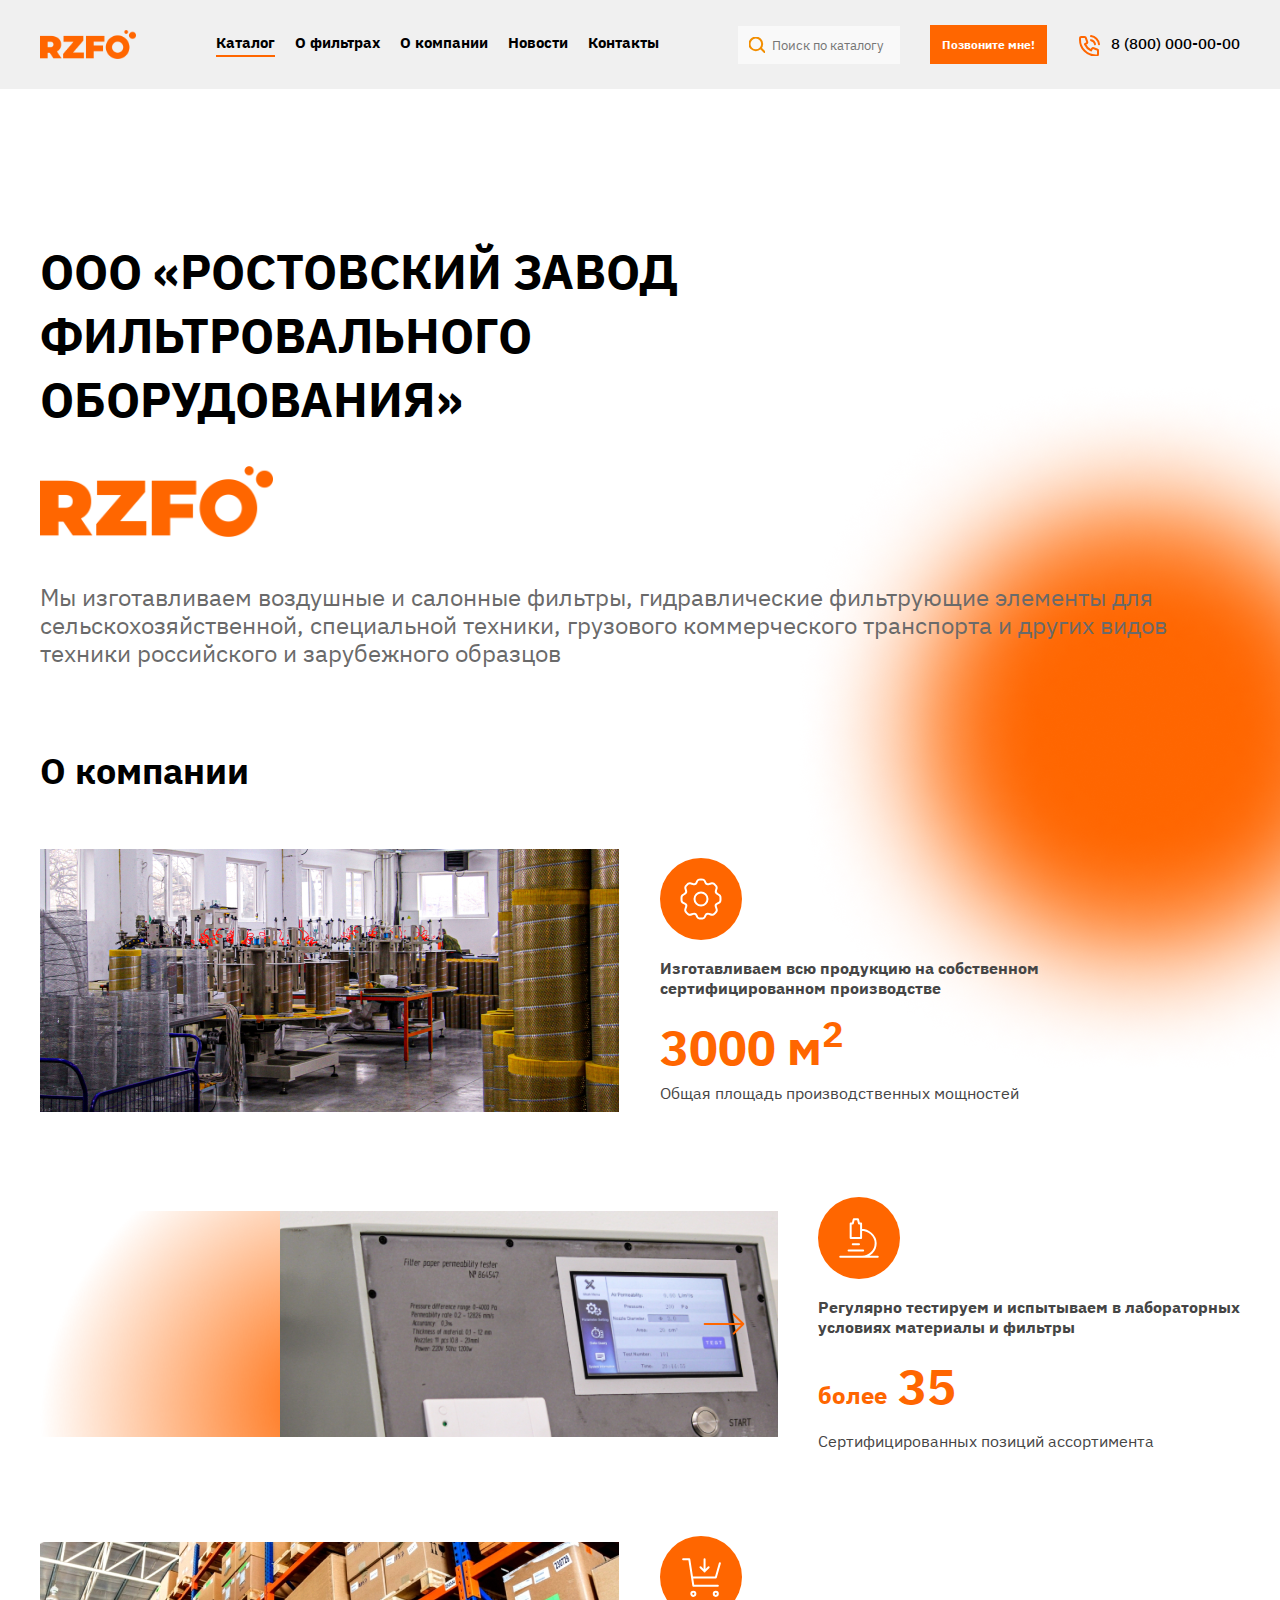
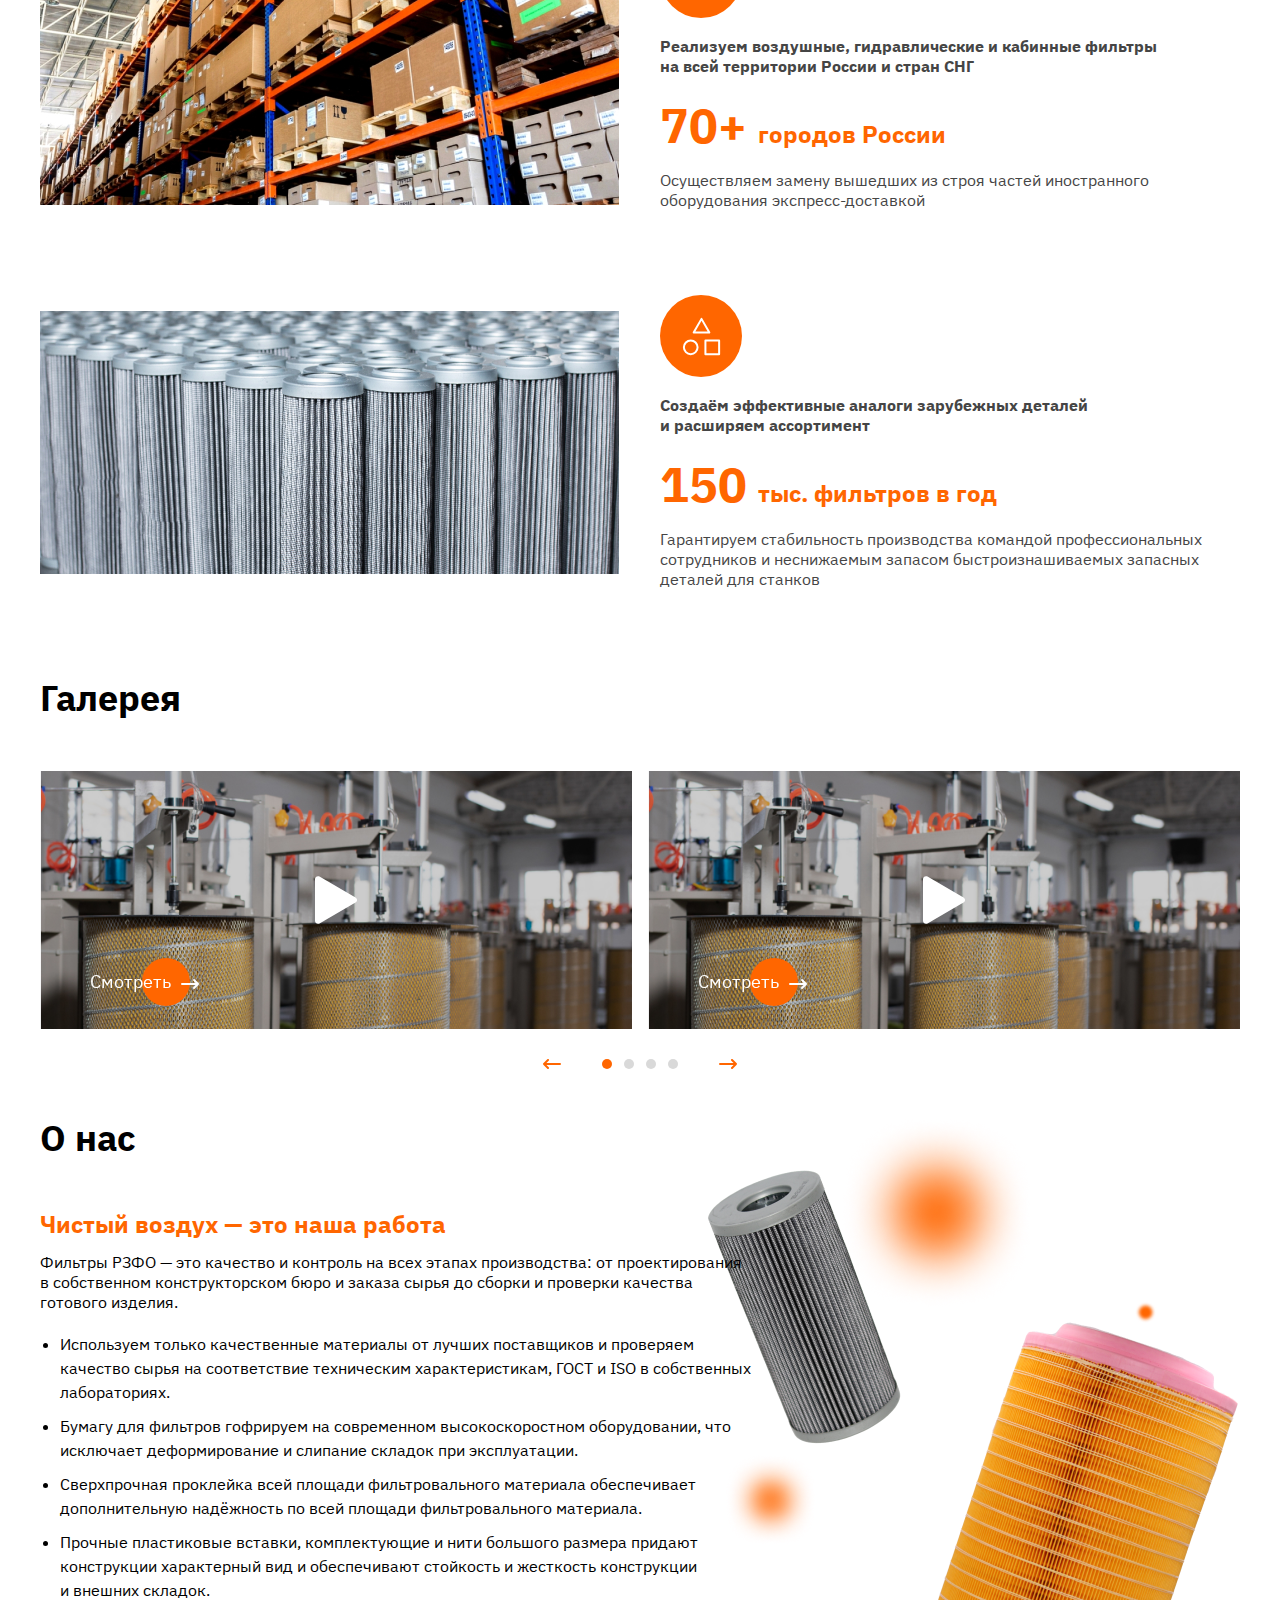
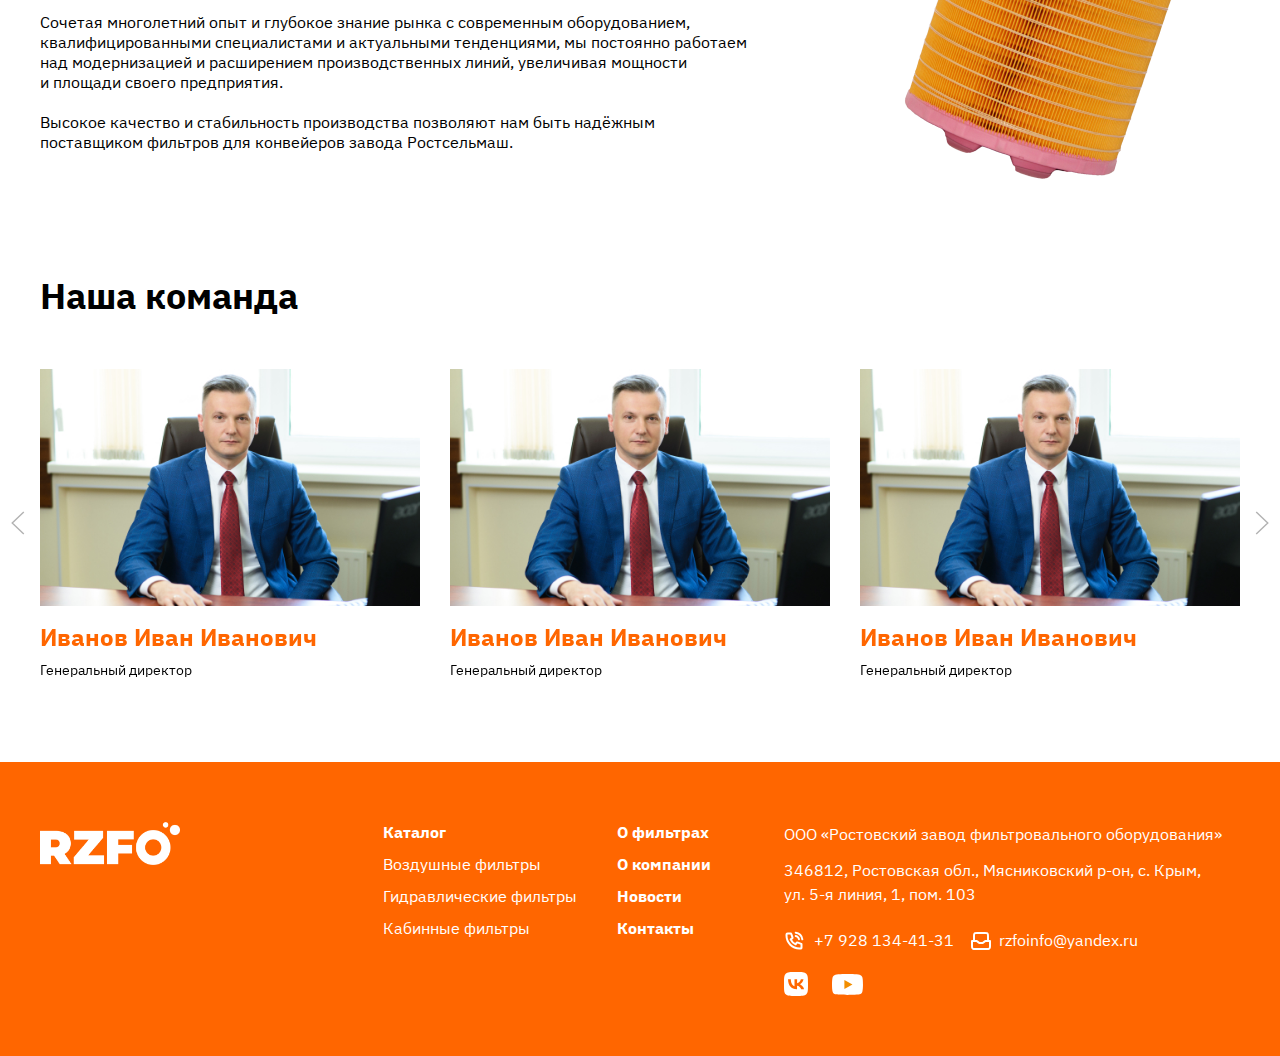
<file: about.html>
<!DOCTYPE html>
<html xmlns="http://www.w3.org/1999/xhtml" xml:lang="ru" lang="ru">
<head>
  <base href="[(site_url)]">
	<link rel="canonical" href="[(site_url)][!if? &is=`[*id*]:eq:1` &then=`` &else=`[~[*id*]~]` !]">
  <title>О нас</title>
  <meta name="description" lang="ru" content="">
  <meta name="keywords" lang="ru" content="">
  <meta http-equiv="Content-Type" content="text/html; charset=UTF-8">
  <meta http-equiv="X-UA-Compatible" content="IE=edge">
  <meta name="theme-color" content="#FF6600">
  <meta name="format-detection" content="telephone=no">

  <meta name="viewport" content="width=device-width, initial-scale=1">

  <link rel="icon" href="favicon.ico" type="image/x-icon">
  <link rel="shortcut icon" href="favicon.ico" type="image/x-icon">
  
  <link rel="stylesheet" type="text/css" href="css/uikit.min.css">
  <link rel="stylesheet" type="text/css" href="css/style.css">
  <link rel="stylesheet" type="text/css" href="css/mobile.css">
  <script src="https://ajax.googleapis.com/ajax/libs/jquery/3.6.3/jquery.min.js"></script>
  
</head>
<body>

  <header class="header">
    <div class="uk-container uk-container-large">
      <div data-uk-grid class="uk-flex-middle uk-flex-between">
        <div>
          <div class="header_logo">
            <a href="/">
              <img src="img/logo.png" alt="RZFO">
            </a>
          </div>
        </div>
        <div class="uk-visible@m">
          <nav class="topmenu">
            <ul class="uk-navbar-nav" itemscope itemtype="http://www.schema.org/SiteNavigationElement">
              <li class="current">
                <meta itemprop="name" content="Каталог">
                <a href="#" itemprop="url">Каталог</a>
              </li>
              <li>
                <meta itemprop="name" content="О фильтрах">
                <a href="#" itemprop="url">О фильтрах</a>
              </li>
              <li>
                <meta itemprop="name" content="О компании">
                <a href="#" itemprop="url">О компании</a>
              </li>
              <li>
                <meta itemprop="name" content="Новости">
                <a href="#" itemprop="url">Новости</a>
              </li>
              <li>
                <meta itemprop="name" content="Контакты">
                <a href="#" itemprop="url">Контакты</a>
              </li>
            </ul>
          </nav>
        </div>
        <div>
          <div data-uk-grid class="uk-flex-middle uk-grid-medium">
			<div class="uk-visible@l">
				<div class="header__search">
					<form>
						<input type="text" name="search" placeholder="Поиск по каталогу">
						<button type="submit"></button>
					</form>
				</div>
			</div>
            <div>
              <a href="#modal-call" data-uk-toggle class="header__btn-call">Позвоните мне!</a>
            </div>
            <div class="uk-visible@s">
              <div class="header__phone">
                <a href="tel:8 (800) 000-00-00">8 (800) 000-00-00</a>
              </div>
            </div>
          </div>
        </div>
        <div class="uk-hidden@m">
          <a class="uk-navbar-toggle" data-uk-toggle data-uk-navbar-toggle-icon href="#offcanvas-nav"></a>
        </div>
		<div class="uk-hidden@l uk-width-1-1">
			<div class="header__search">
				<form>
					<input type="text" name="search" placeholder="Поиск по каталогу">
					<button type="submit"></button>
				</form>
			</div>
		</div>
      </div>
    </div>
  </header>

	<!-- OFFCANVAS -->
	<div id="offcanvas-nav" data-uk-offcanvas="overlay:true">
		<div class="uk-offcanvas-bar">
			<button class="uk-offcanvas-close uk-close-large" type="button" data-uk-close></button>
			<ul class="uk-nav">
				<li>
          <a href="#">Каталог</a>
          <ul>
            <li><a href="#">Воздушные фильтры</a></li>
            <li><a href="#">Гидравлические фильтры</a></li>
            <li><a href="#">Кабинные фильтры</a></li>
          </ul>
        </li>
        <li><a href="#">О фильтрах</a></li>
        <li><a href="#">О компании</a></li>
        <li><a href="#">Новости</a></li>
        <li><a href="#">Контакты</a></li>
			</ul>

			<div class="left-cont-block">
				<div class="left-phone">
					<a href="tel:+79281344131">+7 928 134-41-31</a>
				</div>
				<div class="left-email">
					<a href="mailto:rzfoinfo@yandex.ru">rzfoinfo@yandex.ru</a>
				</div>
        <div class="left-soc">
          <a href="#" target="_blank" rel="nofollow noopener" class="left-soc-vk"></a>
          <a href="#" target="_blank" rel="nofollow noopener" class="left-soc-yt"></a>
        </div>
			</div>

		</div>
	</div>
	<!-- /OFFCANVAS -->

	<main class="content__about">
		<div class="uk-container uk-container-large">

			<h1 class="title uk-width-1-1 uk-width-2-3@l">ООО «Ростовский Завод Фильтровального Оборудования»</h1>
			<div class="content__about-logo"></div>
			<div class="content__about-text">Мы изготавливаем воздушные и&nbsp;салонные фильтры, гидравлические фильтрующие элементы для сельскохозяйственной, специальной техники, грузового коммерческого транспорта и&nbsp;других видов техники российского и&nbsp;зарубежного образцов</div>

			<div class="about__block">
				<h2 class="about__block-title">О компании</h2>

				<div>

					<div class="about__block-item">
						<div data-uk-grid class="uk-child-width-1-1 uk-child-width-1-2@s uk-flex-middle">
							<div>
								<div class="about__block-item-img">
									<img data-src="img/about1.jpg" alt="" class="lazyload" loading="lazy">
								</div>
							</div>
							<div>
								<div class="about_block-item-right">
									<div class="about__block-item-icon abi1"></div>
									<div class="about__block-item-title">Изготавливаем всю продукцию на собственном <br>сертифицированном производстве</div>
									<div class="about__block-item-num">3000 м<sup>2</sup></div>
									<div class="about__block-item-text">Общая площадь производственных мощностей</div>
								</div>
							</div>
						</div>
					</div>

					<div class="about__block-item">
						<div data-uk-grid class="uk-child-width-1-1 uk-child-width-1-2@s uk-flex-middle">
							<div class="uk-width-1-1 uk-width-1-2@s uk-width-expand@m">
								<div class="about__block-item-img">
									<img data-src="img/about2.jpg" alt="" class="lazyload" loading="lazy">
								</div>
							</div>
							<div class="uk-width-1-1 uk-width-1-2@s uk-width-auto@m">
								<div class="about_block-item-right">
									<div class="about__block-item-icon abi2"></div>
									<div class="about__block-item-title">Регулярно тестируем и&nbsp;испытываем в&nbsp;лабораторных <br>условиях материалы и&nbsp;фильтры</div>
									<div class="about__block-item-num"><span>более</span> 35</div>
									<div class="about__block-item-text">Сертифицированных позиций ассортимента</div>
								</div>
							</div>
						</div>
					</div>

					<div class="about__block-item">
						<div data-uk-grid class="uk-child-width-1-1 uk-child-width-1-2@s uk-flex-middle">
							<div>
								<div class="about__block-item-img">
									<img data-src="img/about3.jpg" alt="" class="lazyload" loading="lazy">
								</div>
							</div>
							<div>
								<div class="about_block-item-right">
									<div class="about__block-item-icon abi3"></div>
									<div class="about__block-item-title">Реализуем воздушные, гидравлические и&nbsp;кабинные фильтры <br>на&nbsp;всей территории России и&nbsp;стран СНГ</div>
									<div class="about__block-item-num">70+ <span>городов России</span></div>
									<div class="about__block-item-text">Осуществляем замену вышедших из строя частей иностранного <br>оборудования экспресс-доставкой</div>
								</div>
							</div>
						</div>
					</div>

					<div class="about__block-item">
						<div data-uk-grid class="uk-child-width-1-1 uk-child-width-1-2@s uk-flex-middle">
							<div>
								<div class="about__block-item-img">
									<img data-src="img/about4.jpg" alt="" class="lazyload" loading="lazy">
								</div>
							</div>
							<div>
								<div class="about_block-item-right">
									<div class="about__block-item-icon abi4"></div>
									<div class="about__block-item-title">Создаём эффективные аналоги зарубежных деталей <br>и&nbsp;расширяем ассортимент</div>
									<div class="about__block-item-num">150  <span>тыс. фильтров в&nbsp;год</span></div>
									<div class="about__block-item-text">Гарантируем стабильность производства командой профессиональных сотрудников и&nbsp;неснижаемым запасом быстроизнашиваемых запасных деталей для станков</div>
								</div>
							</div>
						</div>
					</div>
				</div>

			</div>

			<div class="about__gallery">
				<h2 class="blocktitle">Галерея</h2>

				<div data-uk-slider class="about__gallery-slider">

					<div class="uk-position-relative">
				
						<div class="uk-slider-container uk-light">
							<ul class="uk-slider-items uk-child-width-1-1 uk-child-width-1-2@s uk-grid-small" data-uk-grid>
								<li>
									<a class="video__item" href="#modal-video1" data-uk-toggle>
										<div class="video__item-poster">
											<img data-src="img/video_poster.jpg" class="lazyload" loading="lazy">
										</div>
										<div class="video__item-more"><span>Смотреть</span></div>
									</a>
								</li>
								<li>
									<a class="video__item" href="#modal-video1" data-uk-toggle>
										<div class="video__item-poster">
											<img data-src="img/video_poster.jpg" class="lazyload" loading="lazy">
										</div>
										<div class="video__item-more"><span>Смотреть</span></div>
									</a>
								</li>
								<li>
									<a class="video__item" href="#modal-video1" data-uk-toggle>
										<div class="video__item-poster">
											<img data-src="img/video_poster.jpg" class="lazyload" loading="lazy">
										</div>
										<div class="video__item-more"><span>Смотреть</span></div>
									</a>
								</li>
								<li>
									<a class="video__item" href="#modal-video1" data-uk-toggle>
										<div class="video__item-poster">
											<img data-src="img/video_poster.jpg" class="lazyload" loading="lazy">
										</div>
										<div class="video__item-more"><span>Смотреть</span></div>
									</a>
								</li>
							</ul>
						</div>
				
						<!-- <div class="uk-hidden@s uk-light">
							<a class="uk-position-center-left uk-position-small" href="#" data-uk-slidenav-previous data-uk-slider-item="previous"></a>
							<a class="uk-position-center-right uk-position-small" href="#" data-uk-slidenav-next data-uk-slider-item="next"></a>
						</div>
				
						<div class="uk-visible@s">
							<a class="uk-position-center-left-out uk-position-small" href="#" data-uk-slidenav-previous data-uk-slider-item="previous"></a>
							<a class="uk-position-center-right-out uk-position-small" href="#" data-uk-slidenav-next data-uk-slider-item="next"></a>
						</div> -->

					<div class="slider__nav uk-position-bottom">
						<div class="slider__nav-inner">
						  <a class="uk-position-center-left uk-position-small" href="#" data-uk-slidenav-previous data-uk-slider-item="previous"></a>
						  <ul class="uk-slider-nav uk-dotnav uk-flex-center uk-margin"></ul>
						  <a class="uk-position-center-right uk-position-small" href="#" data-uk-slidenav-next data-uk-slider-item="next"></a>
						</div>
					  </div>
				
					</div>
				
				</div>

				<div id="modal-video1" class="uk-flex-top modal-video" data-uk-modal>
					<div class="uk-modal-dialog uk-modal-body uk-margin-auto-vertical">
				
						<button class="uk-modal-close-default" type="button" data-uk-close></button>
				
						<iframe width="700" height="394" src="https://www.youtube.com/embed/c2pz2mlSfXA" title="YOOtheme Pro – The Powerful Theme and Page Builder for WordPress &amp; Joomla" frameborder="0" allow="accelerometer; autoplay; clipboard-write; encrypted-media; gyroscope; picture-in-picture; web-share" allowfullscreen></iframe>
				
					</div>
				</div>

			</div>

			<div class="about__bottom-info">
				<h2 class="blocktitle">О нас</h2>
				<div class="about__bottom-info-title">Чистый воздух — это наша работа</div>
				<div class="about__bottom-info-text uk-width-1-1 uk-width-3-5@m">
					<p>Фильтры РЗФО&nbsp;&mdash; это качество и&nbsp;контроль на&nbsp;всех этапах производства: от&nbsp;проектирования в&nbsp;собственном конструкторском бюро и&nbsp;заказа сырья до&nbsp;сборки и&nbsp;проверки качества готового изделия.</p>
					<ul>
						<li>Используем только качественные материалы от&nbsp;лучших поставщиков и&nbsp;проверяем качество сырья на&nbsp;соответствие техническим характеристикам, ГОСТ и&nbsp;ISO в&nbsp;собственных лабораториях.</li>
						<li>Бумагу для фильтров гофрируем на&nbsp;современном высокоскоростном оборудовании, что исключает деформирование и&nbsp;слипание складок при эксплуатации.</li>
						<li>Сверхпрочная проклейка всей площади фильтровального материала обеспечивает дополнительную надёжность по&nbsp;всей площади фильтровального материала.</li>
						<li>Прочные пластиковые вставки, комплектующие и&nbsp;нити большого размера придают конструкции характерный вид и&nbsp;обеспечивают стойкость и&nbsp;жесткость конструкции и&nbsp;внешних складок.</li>
					</ul>
					<p>Сочетая многолетний опыт и&nbsp;глубокое знание рынка с&nbsp;современным оборудованием, квалифицированными специалистами и&nbsp;актуальными тенденциями, мы&nbsp;постоянно работаем над модернизацией и&nbsp;расширением производственных линий, увеличивая мощности и&nbsp;площади своего предприятия.</p>
					<p>Высокое качество и&nbsp;стабильность производства позволяют нам быть надёжным поставщиком фильтров для конвейеров завода Ростсельмаш.</p>
				</div>
			</div>

			<div class="team">
				<h2 class="blocktitle">Наша команда</h2>

				<div data-uk-slider>

					<div class="uk-position-relative">
				
						<div class="uk-slider-container uk-light">
							<ul class="uk-slider-items uk-child-width-1-1 uk-child-width-1-2@s uk-child-width-1-3@m uk-grid-medium" data-uk-grid>
								<li>
									<img data-src="img/team1.jpg" alt="" class="lazyload" loading="lazy">
									<div class="team__item-title">Иванов Иван Иванович</div>
									<div class="team__item-text">Генеральный директор</div>
								</li>
								<li>
									<img data-src="img/team1.jpg" alt="" class="lazyload" loading="lazy">
									<div class="team__item-title">Иванов Иван Иванович</div>
									<div class="team__item-text">Генеральный директор</div>
								</li>
								<li>
									<img data-src="img/team1.jpg" alt="" class="lazyload" loading="lazy">
									<div class="team__item-title">Иванов Иван Иванович</div>
									<div class="team__item-text">Генеральный директор</div>
								</li>
								<li>
									<img data-src="img/team1.jpg" alt="" class="lazyload" loading="lazy">
									<div class="team__item-title">Иванов Иван Иванович</div>
									<div class="team__item-text">Генеральный директор</div>
								</li>
							</ul>
						</div>
				
						<div class="uk-hidden@s uk-light">
							<a class="uk-position-center-left uk-position-small" href="#" data-uk-slidenav-previous data-uk-slider-item="previous"></a>
							<a class="uk-position-center-right uk-position-small" href="#" data-uk-slidenav-next data-uk-slider-item="next"></a>
						</div>
				
						<div class="uk-visible@s">
							<a class="uk-position-center-left-out uk-position-small" href="#" data-uk-slidenav-previous data-uk-slider-item="previous"></a>
							<a class="uk-position-center-right-out uk-position-small" href="#" data-uk-slidenav-next data-uk-slider-item="next"></a>
						</div>
				
					</div>
				
				</div>

			</div>

		</div>
	</main>

  

  

  <footer class="footer">
    <div class="uk-container uk-container-large">
      <div data-uk-grid class="uk-flex-between uk-child-width-auto">
        <div class="uk-width-auto uk-width-1-4@m uk-width-auto@xl">
          <div class="footer__logo">
            <img data-src="img/logo_white.png" alt="RZFO" class="lazyload" loading="lazy">
          </div>
        </div>
        <div class="uk-width-auto uk-width-2-4@m uk-width-auto@xl">
          <nav class="footer__menu">
            <div data-uk-grid>
              <div>
                <ul>
                  <li>
                    <a href="#">Каталог</a>
                    <ul class="footer__menu-dop">                  
                      <li><a href="#">Воздушные фильтры</a></li>
                      <li><a href="#">Гидравлические фильтры</a></li>
                      <li><a href="#">Кабинные фильтры</a></li>
                    </ul>
                  </li>
                </ul>
              </div>
              <div>
                <ul>
                  <li><a href="#">О фильтрах</a></li>
                  <li><a href="#">О компании</a></li>
                  <li><a href="#">Новости</a></li>
                  <li><a href="#">Контакты</a></li>
                </ul>
              </div>
            </div>
          </nav>
        </div>
        <div class="uk-width-auto uk-width-2-5@m uk-width-auto@xl">
          <div class="footer__name">ООО «Ростовский завод фильтровального оборудования»</div>
          <div class="footer__address">346812, Ростовская&nbsp;обл., Мясниковский&nbsp;р-он, с.&nbsp;Крым, ул.&nbsp;5-я линия,&nbsp;1, пом.&nbsp;103</div>
          <div class="footer__conts">
            <div data-uk-grid class="uk-grid-small">
              <div>
                <div class="footer__phone">
                  <a href="tel:+79281344131">+7 928 134-41-31</a>
                </div>
              </div>
              <div>
                <div class="footer__email">
                  <a href="mailto:rzfoinfo@yandex.ru">rzfoinfo@yandex.ru</a>
                </div>
              </div>
            </div>
          </div>
          <div class="footer__soc">
            <a href="#" class="footer__soc-vk" target="_blank" rel="nofollow noopener"></a>
            <a href="#" class="footer__soc-yt" target="_blank" rel="nofollow noopener"></a>
          </div>
        </div>
      </div>
    </div>
  </footer>

  



<script type="application/ld+json">
{
  "@context" : "http://schema.org",
  "@type" : "LocalBusiness",
  "name" : "[(site_name)]",
  "image" : "[(site_url)]img/logo.png",
  "priceRange" : "30-10000RUB",
  "telephone" : [ "[(g_phone)]", "[(g_phone2)]" ],
  "email" : [ "[(g_email)]" ],
  "address" : {
    "@type" : "PostalAddress",
    "streetAddress" : "[(g_address)]",
    "addressLocality" : "[(g_city)]",
    "addressRegion" : "[(g_region)]",
    "postalCode" : "[(g_indeks)]"
  },
  "openingHoursSpecification": [
        {
          "@type": "OpeningHoursSpecification",
          "dayOfWeek": [
            "Monday",
            "Tuesday",
            "Wednesday",
            "Thursday",
            "Friday"
          ],
          "opens": "09:00",
          "closes": "19:00"
        }
      ],
  "url" : "[(site_url)]"
}
</script>

<a href="#" class="scrollup" aria-label="Наверх">Наверх</a>
  <script src="js/modernizr.js"></script>
  <script src="js/uikit.min.js"></script>
  <script src="js/uikit-icons.min.js"></script>
  <script src="js/jquery.maskedinput.js"></script>
  <script>
    jQuery(function($){
      $(".phonemask").mask("+7 (999) 999-99-99");
    });
  </script>
  <!--Скролл-->
  <script>
    $(document).ready(function () {
      $(window).scroll(function () {
        if ($(this).scrollTop() > 100) {
          $('.scrollup').fadeIn();
        } else {
          $('.scrollup').fadeOut();
        }
      });
      
      $('.scrollup').click(function () {
        $("html, body").animate({
          scrollTop: 0
        }, 600);
        return false;
      });
      
    });
  </script>
	<script src="js/formochki.js"></script>

	<script>
	(async () => { 
	    if ('loading' in HTMLImageElement.prototype) { 
	        const images = document.querySelectorAll("img.lazyload"); 
	        images.forEach(img => { 
	            img.src = img.dataset.src; 
	        }); 
	    } else { 
	        // Динамически импортируем библиотеку LazySizes 
	        const lazySizesLib = await import('/js/lazysizes.min.js'); 
	        // Инициализируем LazySizes (читаем data-src & class=lazyload) 
	        lazySizes.init(); // lazySizes применяется при обработке изображений, находящихся на странице. 
	    } 
	})(); 
	</script>

  <script>
    $('.btn__more').on('click', function(){
      $(this).prev('.show__cat').slideToggle();
      $(this).find('.listBgArr').toggleClass('uppArrow');
      $(this).toggleClass('btn__more-up');
      if ($(this).text() === 'Показать все') {
        $(this).text('Свернуть')
      } else {
        $(this).text('Показать все')
      }
    });
  </script>

</body>	
</html>
</file>
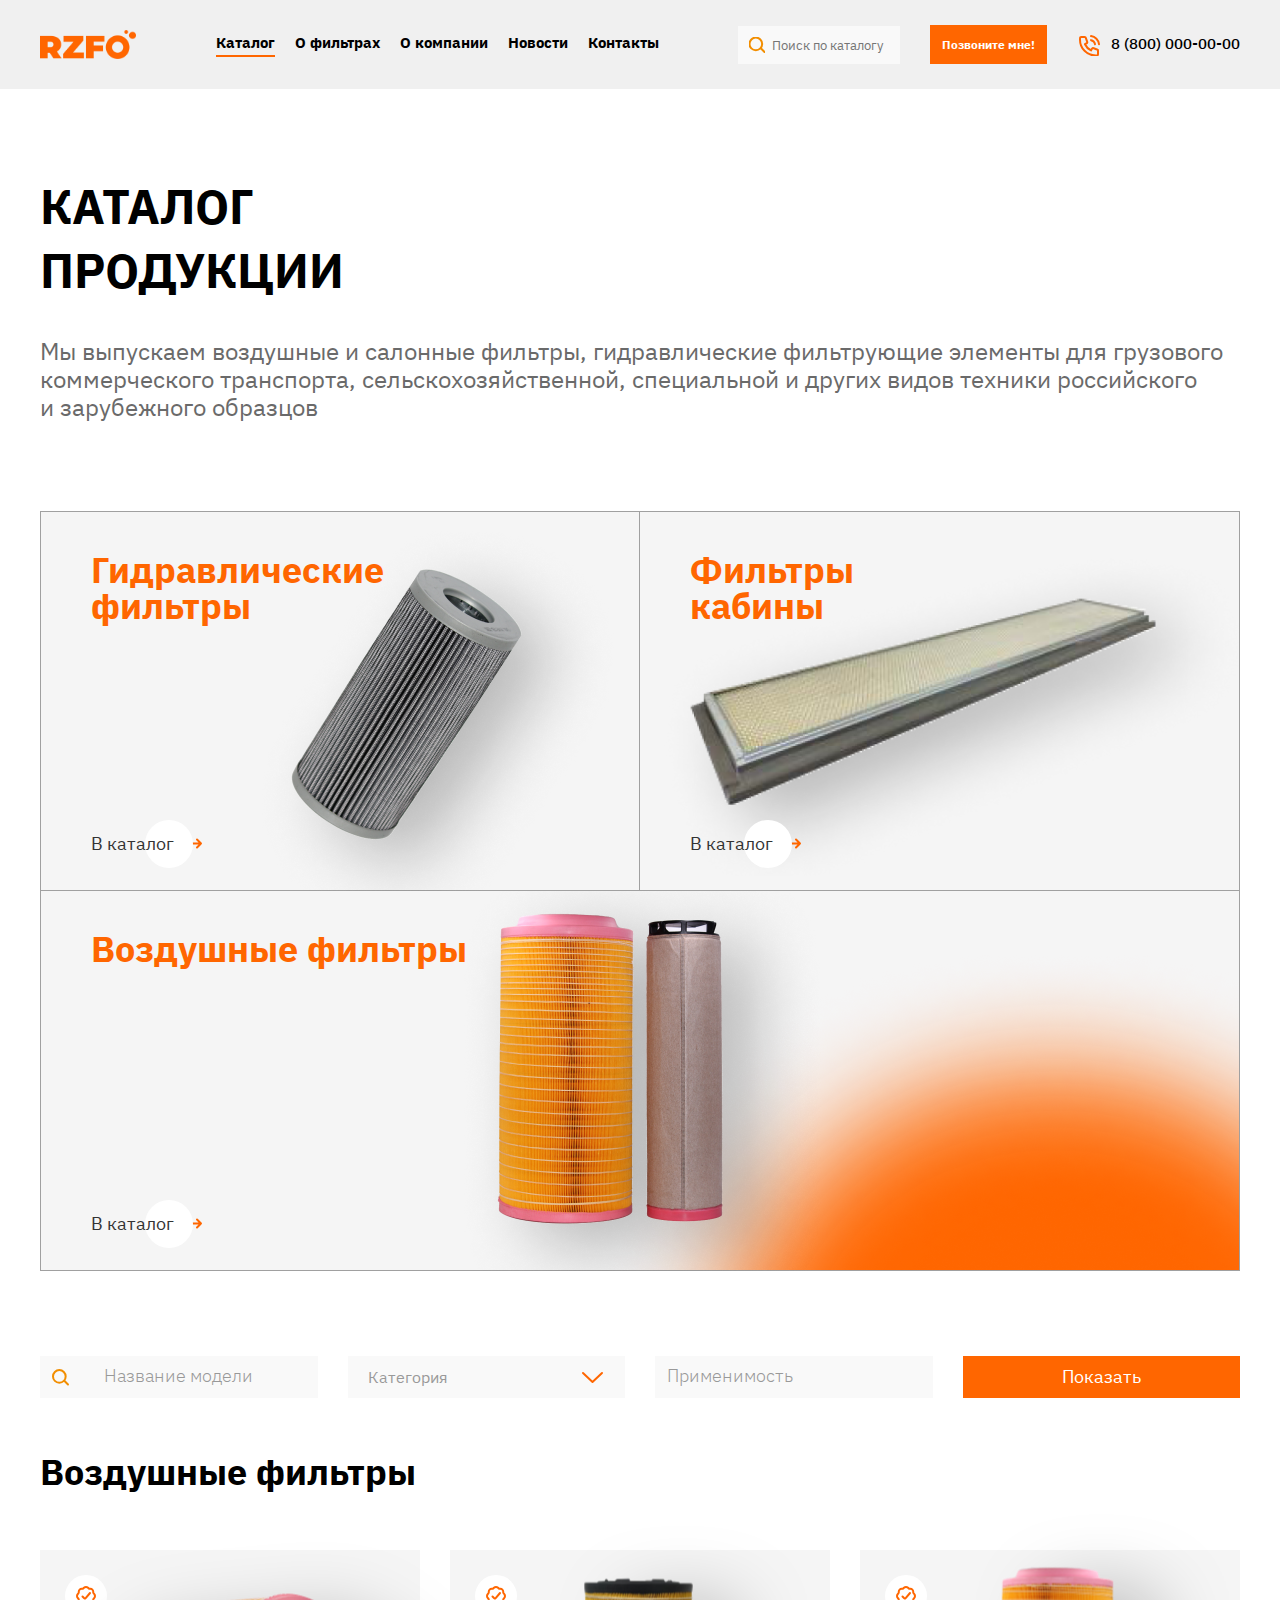
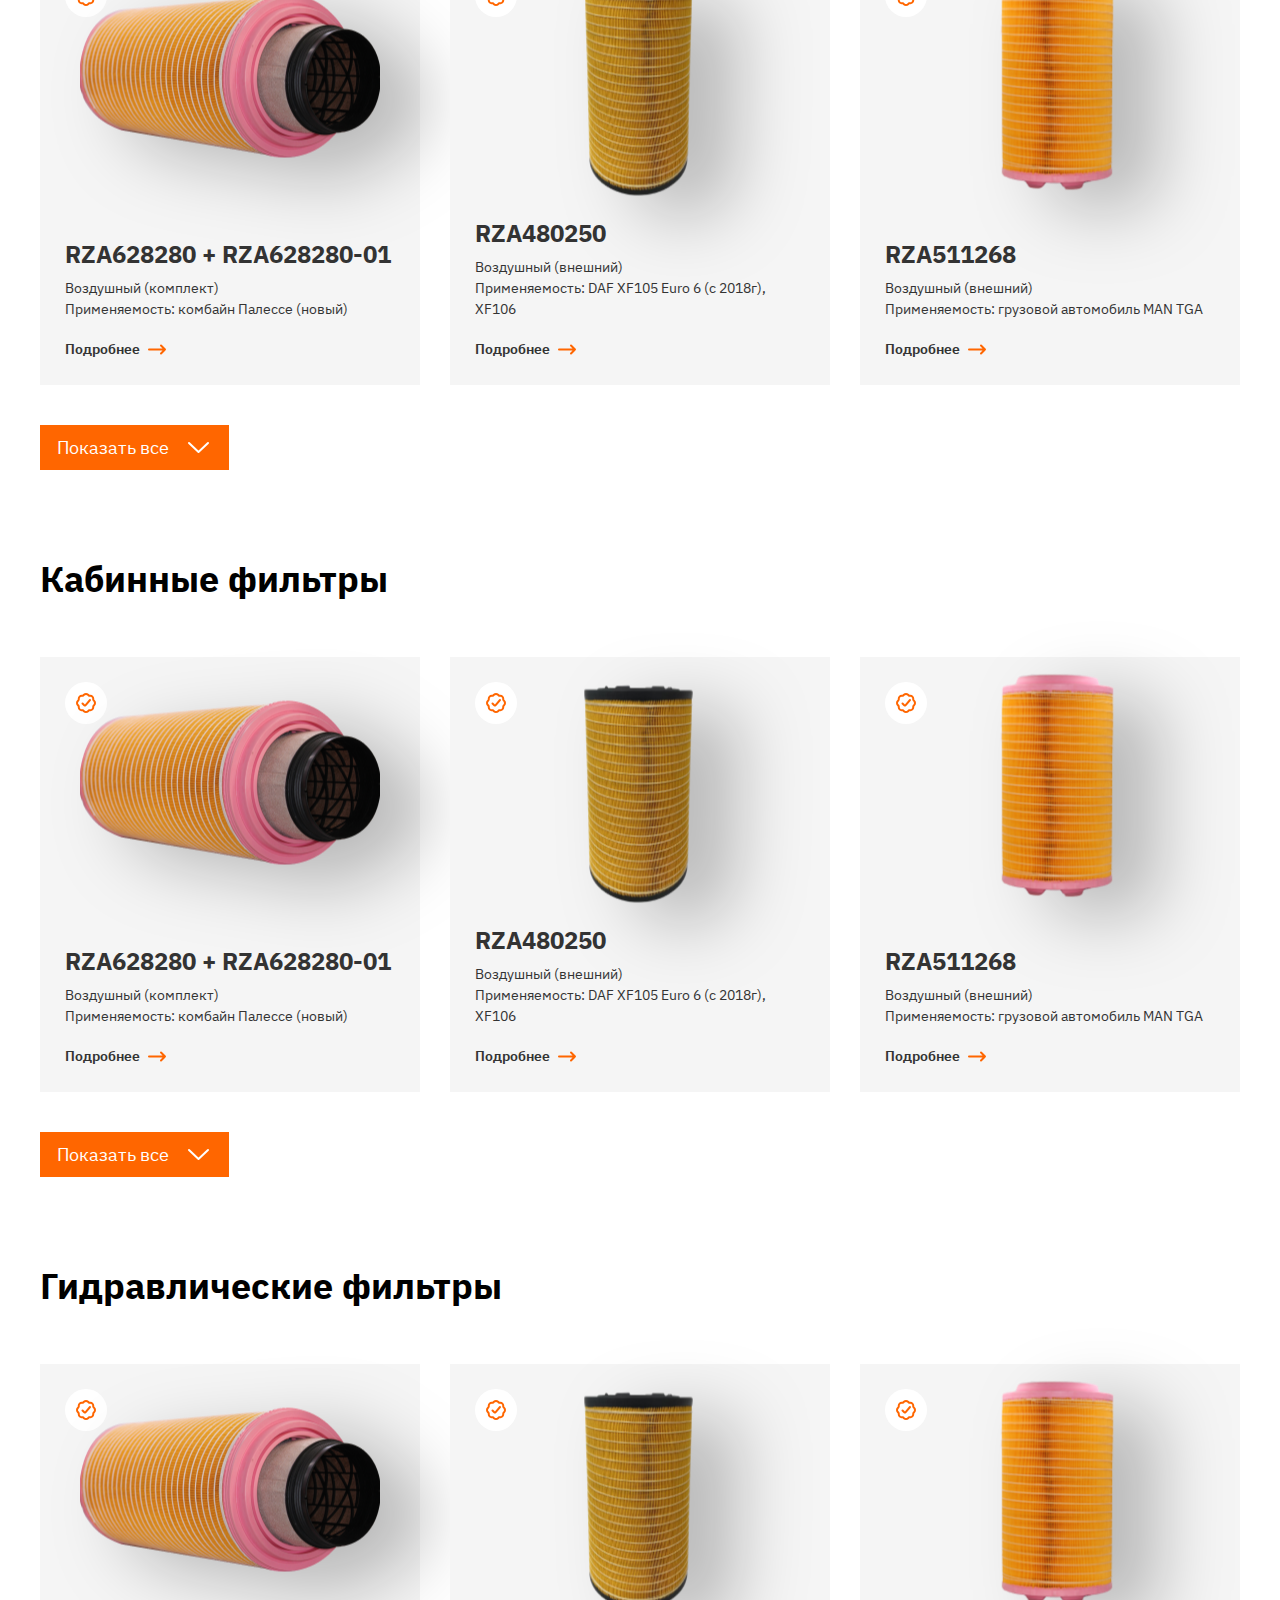
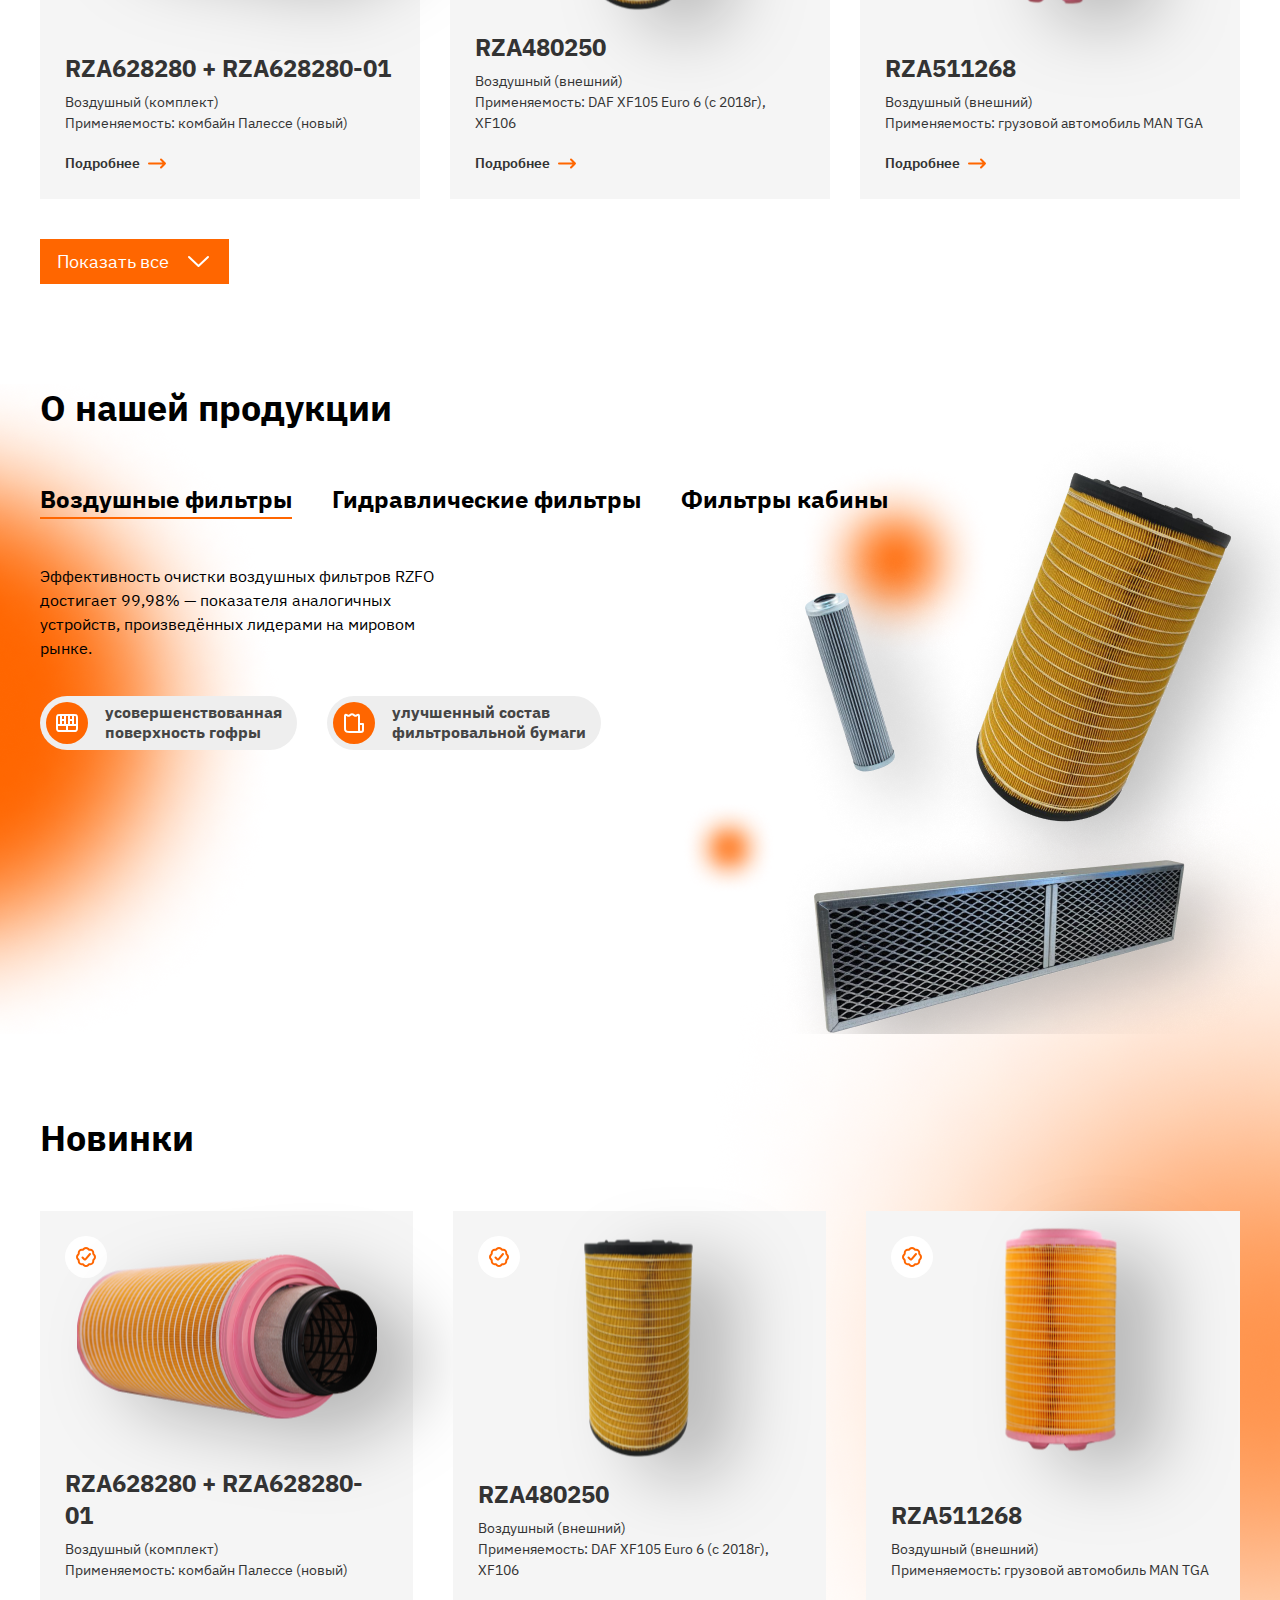
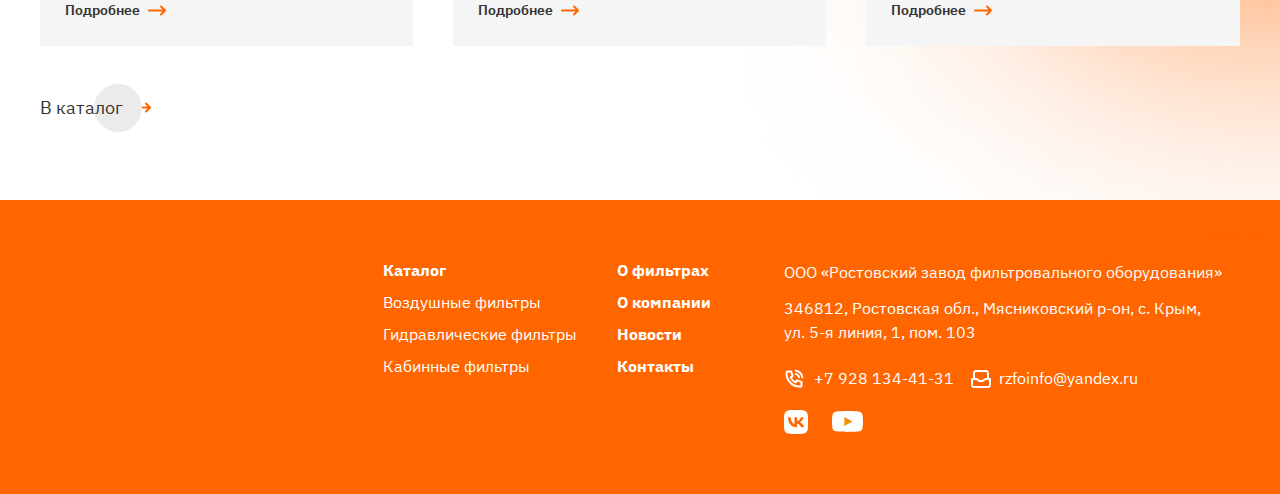
<file: catalog.html>
<!DOCTYPE html>
<html xmlns="http://www.w3.org/1999/xhtml" xml:lang="ru" lang="ru">
<head>
  <base href="[(site_url)]">
	<link rel="canonical" href="[(site_url)][!if? &is=`[*id*]:eq:1` &then=`` &else=`[~[*id*]~]` !]">
  <title>Каталог</title>
  <meta name="description" lang="ru" content="">
  <meta name="keywords" lang="ru" content="">
  <meta http-equiv="Content-Type" content="text/html; charset=UTF-8">
  <meta http-equiv="X-UA-Compatible" content="IE=edge">
  <meta name="theme-color" content="#FF6600">
  <meta name="format-detection" content="telephone=no">

  <meta name="viewport" content="width=device-width, initial-scale=1">

  <link rel="icon" href="favicon.ico" type="image/x-icon">
  <link rel="shortcut icon" href="favicon.ico" type="image/x-icon">
  
  <link rel="stylesheet" type="text/css" href="css/uikit.min.css">
  <link rel="stylesheet" type="text/css" href="css/style.css">
  <link rel="stylesheet" type="text/css" href="css/mobile.css">
  <script src="https://ajax.googleapis.com/ajax/libs/jquery/3.6.3/jquery.min.js"></script>
  
</head>
<body>

  <header class="header">
    <div class="uk-container uk-container-large">
      <div data-uk-grid class="uk-flex-middle uk-flex-between">
        <div>
          <div class="header_logo">
            <a href="/">
              <img src="img/logo.png" alt="RZFO">
            </a>
          </div>
        </div>
        <div class="uk-visible@m">
          <nav class="topmenu">
            <ul class="uk-navbar-nav" itemscope itemtype="http://www.schema.org/SiteNavigationElement">
              <li class="current">
                <meta itemprop="name" content="Каталог">
                <a href="#" itemprop="url">Каталог</a>
              </li>
              <li>
                <meta itemprop="name" content="О фильтрах">
                <a href="#" itemprop="url">О фильтрах</a>
              </li>
              <li>
                <meta itemprop="name" content="О компании">
                <a href="#" itemprop="url">О компании</a>
              </li>
              <li>
                <meta itemprop="name" content="Новости">
                <a href="#" itemprop="url">Новости</a>
              </li>
              <li>
                <meta itemprop="name" content="Контакты">
                <a href="#" itemprop="url">Контакты</a>
              </li>
            </ul>
          </nav>
        </div>
        <div>
          <div data-uk-grid class="uk-flex-middle uk-grid-medium">
            <div class="uk-visible@l">
              <div class="header__search">
                <form>
                  <input type="text" name="search" placeholder="Поиск по каталогу">
                  <button type="submit"></button>
                </form>
              </div>
            </div>
            <div>
              <a href="#modal-call" data-uk-toggle class="header__btn-call">Позвоните мне!</a>
            </div>
            <div class="uk-visible@s">
              <div class="header__phone">
                <a href="tel:8 (800) 000-00-00">8 (800) 000-00-00</a>
              </div>
            </div>
          </div>
        </div>
        <div class="uk-hidden@m">
          <a class="uk-navbar-toggle" data-uk-toggle data-uk-navbar-toggle-icon href="#offcanvas-nav"></a>
        </div>
        <div class="uk-hidden@l uk-width-1-1">
          <div class="header__search">
            <form>
              <input type="text" name="search" placeholder="Поиск по каталогу">
              <button type="submit"></button>
            </form>
          </div>
        </div>
      </div>
    </div>
  </header>

	<!-- OFFCANVAS -->
	<div id="offcanvas-nav" data-uk-offcanvas="overlay:true">
		<div class="uk-offcanvas-bar">
			<button class="uk-offcanvas-close uk-close-large" type="button" data-uk-close></button>
			<ul class="uk-nav">
				<li>
          <a href="#">Каталог</a>
          <ul>
            <li><a href="#">Воздушные фильтры</a></li>
            <li><a href="#">Гидравлические фильтры</a></li>
            <li><a href="#">Кабинные фильтры</a></li>
          </ul>
        </li>
        <li><a href="#">О фильтрах</a></li>
        <li><a href="#">О компании</a></li>
        <li><a href="#">Новости</a></li>
        <li><a href="#">Контакты</a></li>
			</ul>

			<div class="left-cont-block">
				<div class="left-phone">
					<a href="tel:+79281344131">+7 928 134-41-31</a>
				</div>
				<div class="left-email">
					<a href="mailto:rzfoinfo@yandex.ru">rzfoinfo@yandex.ru</a>
				</div>
        <div class="left-soc">
          <a href="#" target="_blank" rel="nofollow noopener" class="left-soc-vk"></a>
          <a href="#" target="_blank" rel="nofollow noopener" class="left-soc-yt"></a>
        </div>
			</div>

		</div>
	</div>
	<!-- /OFFCANVAS -->

  <section class="catalog">
    <div class="uk-container uk-container-large">
      <h1 class="title k-width-1-1 uk-width-1-3@s uk-width-1-4@m">Каталог продукции</h1>

	  <div class="introtext">Мы выпускаем воздушные и&nbsp;салонные фильтры, гидравлические фильтрующие элементы для грузового коммерческого транспорта, сельскохозяйственной, специальной и&nbsp;других видов техники российского и&nbsp;зарубежного образцов</div>

      <div data-uk-grid class="uk-grid-collapse uk-child-width-1-1 uk-child-width-1-2@s catalog__grid">
        <div>
          <a href="#" class="catalog__cat">
            <div class="uk-flex uk-flex-between uk-flex-column catalog__cat-block">
              <div class="catalog__cat-title uk-width-1-1 uk-width-1-3@l">Гидравлические фильтры</div>
              <div class="catalog__cat-more"><span>В каталог</span></div>
            </div>
            <div class="catalog__cat-img">
              <img data-src="img/cat1.png" alt="" class="lazyload" loading="lazy">
            </div>
          </a>
        </div>
        <div>
          <a href="#" class="catalog__cat">
            <div class="uk-flex uk-flex-between uk-flex-column catalog__cat-block">
              <div class="catalog__cat-title uk-width-1-1 uk-width-1-3@l">Фильтры кабины</div>
              <div class="catalog__cat-more"><span>В каталог</span></div>
            </div>
            <div class="catalog__cat-img">
              <img data-src="img/cat2.png" alt="" class="lazyload" loading="lazy">
            </div>
          </a>
        </div>
        <div class="uk-width-1-1">
          <a href="#" class="catalog__cat">
            <div class="uk-flex uk-flex-between uk-flex-column catalog__cat-block">
              <div class="catalog__cat-title uk-width-1-1 uk-width-1-3@m uk-width-1-1@l">Воздушные фильтры</div>
              <div class="catalog__cat-more"><span>В каталог</span></div>
            </div>
            <div class="catalog__cat-img">
              <img data-src="img/cat3.png" alt="" class="lazyload" loading="lazy">
            </div>
          </a>
        </div>
      </div>

    </div>
  </section>

  <section class="categories">
    <div class="uk-container uk-container-large">

      <div class="filterblock">
        <form>
          <div data-uk-grid class="uk-flex-between uk-child-width-1-1 uk-child-width-1-2@s uk-child-width-1-4@m uk-grid-medium">
            <div>
              <input class="filterblock__input filterblock__input-name" type="text" name="filter_name" placeholder="Название модели">	
            </div>
            <div>
              <select size="1" class="filterblock__select">
                <option>Категория</option>
                <option>Гидравлические фильтры</option>
                <option>Фильтры кабины</option>
                <option>Воздушные фильтры</option>
              </select>
            </div>
            <div>
              <input class="filterblock__input" type="text" name="filter_prim" placeholder="Применимость">
            </div>
            <div>
              <button type="submit" class="filterblock_btn">Показать</button>
            </div>
          </div>
        </form>
      </div>

      <div class="category__item">
        <h2 class="category__item-title">Воздушные фильтры</h2>

        <div data-uk-grid class="uk-child-width-1-1 uk-child-width-1-2@s uk-child-width-1-3@m uk-grid-medium">
          <div>
            <a href="#" class="cat__item">
              <div class="cat__item-metka cat_item-metka-new"></div>
              <div class="cat__item-img uk-flex uk-flex-center uk-flex-middle">
                <img data-src="img/RZA628280.png" alt="" class="lazyload" loading="lazy">
              </div>
              <div class="cat__item-bottom">
                <div class="cat__item-title">RZA628280 + RZA628280-01</div>
                <div class="cat__item-text">
                  Воздушный (комплект)<br>
                  Применяемость: комбайн Палессе (новый)
                </div>
                <div class="cat__item-more">Подробнее</div>
              </div>
            </a>
          </div>
          <div>
            <a href="#" class="cat__item">
              <div class="cat__item-metka cat_item-metka-new"></div>
              <div class="cat__item-img uk-flex uk-flex-center uk-flex-middle">
                <img data-src="img/RZA480250.png" alt="" class="lazyload" loading="lazy">
              </div>
              <div class="cat__item-bottom">
                <div class="cat__item-title">RZA480250</div>
                <div class="cat__item-text">
                  Воздушный (внешний)<br>
                  Применяемость: DAF XF105 Euro 6 (с 2018г), XF106
                </div>
                <div class="cat__item-more">Подробнее</div>
              </div>
            </a>
          </div>
          <div>
            <a href="#" class="cat__item">
              <div class="cat__item-metka cat_item-metka-new"></div>
              <div class="cat__item-img uk-flex uk-flex-center uk-flex-middle">
                <img data-src="img/RZA511268.png" alt="" class="lazyload" loading="lazy">
              </div>
              <div class="cat__item-bottom">
                <div class="cat__item-title">RZA511268</div>
                <div class="cat__item-text">
                  Воздушный (внешний)<br>
                  Применяемость: грузовой автомобиль MAN TGA
                </div>
                <div class="cat__item-more">Подробнее</div>
              </div>
            </a>
          </div>
        </div>
        <div class="show__cat">
          <div data-uk-grid class="uk-child-width-1-1 uk-child-width-1-2@s uk-child-width-1-3@m uk-grid-medium">
            <div>
              <a href="#" class="cat__item">
                <div class="cat__item-metka cat_item-metka-new"></div>
                <div class="cat__item-img uk-flex uk-flex-center uk-flex-middle">
                  <img data-src="img/RZA628280.png" alt="" class="lazyload" loading="lazy">
                </div>
                <div class="cat__item-bottom">
                  <div class="cat__item-title">RZA628280 + RZA628280-01</div>
                  <div class="cat__item-text">
                    Воздушный (комплект)<br>
                    Применяемость: комбайн Палессе (новый)
                  </div>
                  <div class="cat__item-more">Подробнее</div>
                </div>
              </a>
            </div>
            <div>
              <a href="#" class="cat__item">
                <div class="cat__item-metka cat_item-metka-new"></div>
                <div class="cat__item-img uk-flex uk-flex-center uk-flex-middle">
                  <img data-src="img/RZA480250.png" alt="" class="lazyload" loading="lazy">
                </div>
                <div class="cat__item-bottom">
                  <div class="cat__item-title">RZA480250</div>
                  <div class="cat__item-text">
                    Воздушный (внешний)<br>
                    Применяемость: DAF XF105 Euro 6 (с 2018г), XF106
                  </div>
                  <div class="cat__item-more">Подробнее</div>
                </div>
              </a>
            </div>
            <div>
              <a href="#" class="cat__item">
                <div class="cat__item-metka cat_item-metka-new"></div>
                <div class="cat__item-img uk-flex uk-flex-center uk-flex-middle">
                  <img data-src="img/RZA511268.png" alt="" class="lazyload" loading="lazy">
                </div>
                <div class="cat__item-bottom">
                  <div class="cat__item-title">RZA511268</div>
                  <div class="cat__item-text">
                    Воздушный (внешний)<br>
                    Применяемость: грузовой автомобиль MAN TGA
                  </div>
                  <div class="cat__item-more">Подробнее</div>
                </div>
              </a>
            </div>
            <div>
              <a href="#" class="cat__item">
                <div class="cat__item-metka cat_item-metka-new"></div>
                <div class="cat__item-img uk-flex uk-flex-center uk-flex-middle">
                  <img data-src="img/RZA628280.png" alt="" class="lazyload" loading="lazy">
                </div>
                <div class="cat__item-bottom">
                  <div class="cat__item-title">RZA628280 + RZA628280-01</div>
                  <div class="cat__item-text">
                    Воздушный (комплект)<br>
                    Применяемость: комбайн Палессе (новый)
                  </div>
                  <div class="cat__item-more">Подробнее</div>
                </div>
              </a>
            </div>
            <div>
              <a href="#" class="cat__item">
                <div class="cat__item-metka cat_item-metka-new"></div>
                <div class="cat__item-img uk-flex uk-flex-center uk-flex-middle">
                  <img data-src="img/RZA480250.png" alt="" class="lazyload" loading="lazy">
                </div>
                <div class="cat__item-bottom">
                  <div class="cat__item-title">RZA480250</div>
                  <div class="cat__item-text">
                    Воздушный (внешний)<br>
                    Применяемость: DAF XF105 Euro 6 (с 2018г), XF106
                  </div>
                  <div class="cat__item-more">Подробнее</div>
                </div>
              </a>
            </div>
            <div>
              <a href="#" class="cat__item">
                <div class="cat__item-metka cat_item-metka-new"></div>
                <div class="cat__item-img uk-flex uk-flex-center uk-flex-middle">
                  <img data-src="img/RZA511268.png" alt="" class="lazyload" loading="lazy">
                </div>
                <div class="cat__item-bottom">
                  <div class="cat__item-title">RZA511268</div>
                  <div class="cat__item-text">
                    Воздушный (внешний)<br>
                    Применяемость: грузовой автомобиль MAN TGA
                  </div>
                  <div class="cat__item-more">Подробнее</div>
                </div>
              </a>
            </div>
          </div>
        </div>
        <button class="btn__more btn__more-down">Показать все</button>


      </div>

      <div class="category__item">
        <h2 class="category__item-title">Кабинные фильтры</h2>

        <div data-uk-grid class="uk-child-width-1-1 uk-child-width-1-2@s uk-child-width-1-3@m uk-grid-medium">
          <div>
            <a href="#" class="cat__item">
              <div class="cat__item-metka cat_item-metka-new"></div>
              <div class="cat__item-img uk-flex uk-flex-center uk-flex-middle">
                <img data-src="img/RZA628280.png" alt="" class="lazyload" loading="lazy">
              </div>
              <div class="cat__item-bottom">
                <div class="cat__item-title">RZA628280 + RZA628280-01</div>
                <div class="cat__item-text">
                  Воздушный (комплект)<br>
                  Применяемость: комбайн Палессе (новый)
                </div>
                <div class="cat__item-more">Подробнее</div>
              </div>
            </a>
          </div>
          <div>
            <a href="#" class="cat__item">
              <div class="cat__item-metka cat_item-metka-new"></div>
              <div class="cat__item-img uk-flex uk-flex-center uk-flex-middle">
                <img data-src="img/RZA480250.png" alt="" class="lazyload" loading="lazy">
              </div>
              <div class="cat__item-bottom">
                <div class="cat__item-title">RZA480250</div>
                <div class="cat__item-text">
                  Воздушный (внешний)<br>
                  Применяемость: DAF XF105 Euro 6 (с 2018г), XF106
                </div>
                <div class="cat__item-more">Подробнее</div>
              </div>
            </a>
          </div>
          <div>
            <a href="#" class="cat__item">
              <div class="cat__item-metka cat_item-metka-new"></div>
              <div class="cat__item-img uk-flex uk-flex-center uk-flex-middle">
                <img data-src="img/RZA511268.png" alt="" class="lazyload" loading="lazy">
              </div>
              <div class="cat__item-bottom">
                <div class="cat__item-title">RZA511268</div>
                <div class="cat__item-text">
                  Воздушный (внешний)<br>
                  Применяемость: грузовой автомобиль MAN TGA
                </div>
                <div class="cat__item-more">Подробнее</div>
              </div>
            </a>
          </div>
        </div>
        <div class="show__cat">
          <div data-uk-grid class="uk-child-width-1-1 uk-child-width-1-2@s uk-child-width-1-3@m uk-grid-medium">
            <div>
              <a href="#" class="cat__item">
                <div class="cat__item-metka cat_item-metka-new"></div>
                <div class="cat__item-img uk-flex uk-flex-center uk-flex-middle">
                  <img data-src="img/RZA628280.png" alt="" class="lazyload" loading="lazy">
                </div>
                <div class="cat__item-bottom">
                  <div class="cat__item-title">RZA628280 + RZA628280-01</div>
                  <div class="cat__item-text">
                    Воздушный (комплект)<br>
                    Применяемость: комбайн Палессе (новый)
                  </div>
                  <div class="cat__item-more">Подробнее</div>
                </div>
              </a>
            </div>
            <div>
              <a href="#" class="cat__item">
                <div class="cat__item-metka cat_item-metka-new"></div>
                <div class="cat__item-img uk-flex uk-flex-center uk-flex-middle">
                  <img data-src="img/RZA480250.png" alt="" class="lazyload" loading="lazy">
                </div>
                <div class="cat__item-bottom">
                  <div class="cat__item-title">RZA480250</div>
                  <div class="cat__item-text">
                    Воздушный (внешний)<br>
                    Применяемость: DAF XF105 Euro 6 (с 2018г), XF106
                  </div>
                  <div class="cat__item-more">Подробнее</div>
                </div>
              </a>
            </div>
            <div>
              <a href="#" class="cat__item">
                <div class="cat__item-metka cat_item-metka-new"></div>
                <div class="cat__item-img uk-flex uk-flex-center uk-flex-middle">
                  <img data-src="img/RZA511268.png" alt="" class="lazyload" loading="lazy">
                </div>
                <div class="cat__item-bottom">
                  <div class="cat__item-title">RZA511268</div>
                  <div class="cat__item-text">
                    Воздушный (внешний)<br>
                    Применяемость: грузовой автомобиль MAN TGA
                  </div>
                  <div class="cat__item-more">Подробнее</div>
                </div>
              </a>
            </div>
            <div>
              <a href="#" class="cat__item">
                <div class="cat__item-metka cat_item-metka-new"></div>
                <div class="cat__item-img uk-flex uk-flex-center uk-flex-middle">
                  <img data-src="img/RZA628280.png" alt="" class="lazyload" loading="lazy">
                </div>
                <div class="cat__item-bottom">
                  <div class="cat__item-title">RZA628280 + RZA628280-01</div>
                  <div class="cat__item-text">
                    Воздушный (комплект)<br>
                    Применяемость: комбайн Палессе (новый)
                  </div>
                  <div class="cat__item-more">Подробнее</div>
                </div>
              </a>
            </div>
            <div>
              <a href="#" class="cat__item">
                <div class="cat__item-metka cat_item-metka-new"></div>
                <div class="cat__item-img uk-flex uk-flex-center uk-flex-middle">
                  <img data-src="img/RZA480250.png" alt="" class="lazyload" loading="lazy">
                </div>
                <div class="cat__item-bottom">
                  <div class="cat__item-title">RZA480250</div>
                  <div class="cat__item-text">
                    Воздушный (внешний)<br>
                    Применяемость: DAF XF105 Euro 6 (с 2018г), XF106
                  </div>
                  <div class="cat__item-more">Подробнее</div>
                </div>
              </a>
            </div>
            <div>
              <a href="#" class="cat__item">
                <div class="cat__item-metka cat_item-metka-new"></div>
                <div class="cat__item-img uk-flex uk-flex-center uk-flex-middle">
                  <img data-src="img/RZA511268.png" alt="" class="lazyload" loading="lazy">
                </div>
                <div class="cat__item-bottom">
                  <div class="cat__item-title">RZA511268</div>
                  <div class="cat__item-text">
                    Воздушный (внешний)<br>
                    Применяемость: грузовой автомобиль MAN TGA
                  </div>
                  <div class="cat__item-more">Подробнее</div>
                </div>
              </a>
            </div>
          </div>
        </div>
        <button class="btn__more btn__more-down">Показать все</button>


      </div>

      <div class="category__item">
        <h2 class="category__item-title">Гидравлические фильтры</h2>

        <div data-uk-grid class="uk-child-width-1-1 uk-child-width-1-2@s uk-child-width-1-3@m uk-grid-medium">
          <div>
            <a href="#" class="cat__item">
              <div class="cat__item-metka cat_item-metka-new"></div>
              <div class="cat__item-img uk-flex uk-flex-center uk-flex-middle">
                <img data-src="img/RZA628280.png" alt="" class="lazyload" loading="lazy">
              </div>
              <div class="cat__item-bottom">
                <div class="cat__item-title">RZA628280 + RZA628280-01</div>
                <div class="cat__item-text">
                  Воздушный (комплект)<br>
                  Применяемость: комбайн Палессе (новый)
                </div>
                <div class="cat__item-more">Подробнее</div>
              </div>
            </a>
          </div>
          <div>
            <a href="#" class="cat__item">
              <div class="cat__item-metka cat_item-metka-new"></div>
              <div class="cat__item-img uk-flex uk-flex-center uk-flex-middle">
                <img data-src="img/RZA480250.png" alt="" class="lazyload" loading="lazy">
              </div>
              <div class="cat__item-bottom">
                <div class="cat__item-title">RZA480250</div>
                <div class="cat__item-text">
                  Воздушный (внешний)<br>
                  Применяемость: DAF XF105 Euro 6 (с 2018г), XF106
                </div>
                <div class="cat__item-more">Подробнее</div>
              </div>
            </a>
          </div>
          <div>
            <a href="#" class="cat__item">
              <div class="cat__item-metka cat_item-metka-new"></div>
              <div class="cat__item-img uk-flex uk-flex-center uk-flex-middle">
                <img data-src="img/RZA511268.png" alt="" class="lazyload" loading="lazy">
              </div>
              <div class="cat__item-bottom">
                <div class="cat__item-title">RZA511268</div>
                <div class="cat__item-text">
                  Воздушный (внешний)<br>
                  Применяемость: грузовой автомобиль MAN TGA
                </div>
                <div class="cat__item-more">Подробнее</div>
              </div>
            </a>
          </div>
        </div>
        <div class="show__cat">
          <div data-uk-grid class="uk-child-width-1-1 uk-child-width-1-2@s uk-child-width-1-3@m uk-grid-medium">
            <div>
              <a href="#" class="cat__item">
                <div class="cat__item-metka cat_item-metka-new"></div>
                <div class="cat__item-img uk-flex uk-flex-center uk-flex-middle">
                  <img data-src="img/RZA628280.png" alt="" class="lazyload" loading="lazy">
                </div>
                <div class="cat__item-bottom">
                  <div class="cat__item-title">RZA628280 + RZA628280-01</div>
                  <div class="cat__item-text">
                    Воздушный (комплект)<br>
                    Применяемость: комбайн Палессе (новый)
                  </div>
                  <div class="cat__item-more">Подробнее</div>
                </div>
              </a>
            </div>
            <div>
              <a href="#" class="cat__item">
                <div class="cat__item-metka cat_item-metka-new"></div>
                <div class="cat__item-img uk-flex uk-flex-center uk-flex-middle">
                  <img data-src="img/RZA480250.png" alt="" class="lazyload" loading="lazy">
                </div>
                <div class="cat__item-bottom">
                  <div class="cat__item-title">RZA480250</div>
                  <div class="cat__item-text">
                    Воздушный (внешний)<br>
                    Применяемость: DAF XF105 Euro 6 (с 2018г), XF106
                  </div>
                  <div class="cat__item-more">Подробнее</div>
                </div>
              </a>
            </div>
            <div>
              <a href="#" class="cat__item">
                <div class="cat__item-metka cat_item-metka-new"></div>
                <div class="cat__item-img uk-flex uk-flex-center uk-flex-middle">
                  <img data-src="img/RZA511268.png" alt="" class="lazyload" loading="lazy">
                </div>
                <div class="cat__item-bottom">
                  <div class="cat__item-title">RZA511268</div>
                  <div class="cat__item-text">
                    Воздушный (внешний)<br>
                    Применяемость: грузовой автомобиль MAN TGA
                  </div>
                  <div class="cat__item-more">Подробнее</div>
                </div>
              </a>
            </div>
            <div>
              <a href="#" class="cat__item">
                <div class="cat__item-metka cat_item-metka-new"></div>
                <div class="cat__item-img uk-flex uk-flex-center uk-flex-middle">
                  <img data-src="img/RZA628280.png" alt="" class="lazyload" loading="lazy">
                </div>
                <div class="cat__item-bottom">
                  <div class="cat__item-title">RZA628280 + RZA628280-01</div>
                  <div class="cat__item-text">
                    Воздушный (комплект)<br>
                    Применяемость: комбайн Палессе (новый)
                  </div>
                  <div class="cat__item-more">Подробнее</div>
                </div>
              </a>
            </div>
            <div>
              <a href="#" class="cat__item">
                <div class="cat__item-metka cat_item-metka-new"></div>
                <div class="cat__item-img uk-flex uk-flex-center uk-flex-middle">
                  <img data-src="img/RZA480250.png" alt="" class="lazyload" loading="lazy">
                </div>
                <div class="cat__item-bottom">
                  <div class="cat__item-title">RZA480250</div>
                  <div class="cat__item-text">
                    Воздушный (внешний)<br>
                    Применяемость: DAF XF105 Euro 6 (с 2018г), XF106
                  </div>
                  <div class="cat__item-more">Подробнее</div>
                </div>
              </a>
            </div>
            <div>
              <a href="#" class="cat__item">
                <div class="cat__item-metka cat_item-metka-new"></div>
                <div class="cat__item-img uk-flex uk-flex-center uk-flex-middle">
                  <img data-src="img/RZA511268.png" alt="" class="lazyload" loading="lazy">
                </div>
                <div class="cat__item-bottom">
                  <div class="cat__item-title">RZA511268</div>
                  <div class="cat__item-text">
                    Воздушный (внешний)<br>
                    Применяемость: грузовой автомобиль MAN TGA
                  </div>
                  <div class="cat__item-more">Подробнее</div>
                </div>
              </a>
            </div>
          </div>
        </div>
        <button class="btn__more btn__more-down">Показать все</button>


      </div>

    </div>
  </section>

  <section class="about">
    <div class="uk-container uk-container-large">
      <h2 class="blocktitle">О нашей продукции</h2>

      <div class="about__filters">
        <ul class="uk-subnav uk-subnav-pill uk-width-1-1 uk-width-1-2@s uk-width-1-1@m" data-uk-switcher>
          <li><a href="#">Воздушные фильтры</a></li>
          <li><a href="#">Гидравлические фильтры</a></li>
          <li><a href="#">Фильтры кабины</a></li>
        </ul>
        
        <ul class="uk-switcher uk-margin">
            <li>
				<div class="about__filters-img">
				  <img data-src="img/about_img.png" alt="" class="lazyload" loading="lazy">
				</div>
              <div class="about__filters-text uk-width-1-1 uk-width-1-2@s uk-width-1-3@m">
                Эффективность очистки воздушных фильтров RZFO достигает 99,98%&nbsp;&mdash; показателя аналогичных устройств, произведённых лидерами на&nbsp;мировом рынке.
              </div>
              <div class="about__filters-preim">
                <div data-uk-grid class="uk-grid-medium">
                  <div>
                    <div class="about__filters-preim-item fpi1">
                      <div class="about__filters-preim-item-title">усовершенствованная <br>поверхность гофры</div>
                    </div>
                  </div>
                  <div>
                    <div class="about__filters-preim-item fpi2">
                      <div class="about__filters-preim-item-title">улучшенный состав <br>фильтровальной бумаги</div>
                    </div>
                  </div>
                </div>
              </div>
            </li>
            <li>
				<div class="about__filters-img">
				  <img data-src="img/about_img2.png" alt="" class="lazyload" loading="lazy">
				</div>
              <div class="about__filters-text uk-width-1-1 uk-width-1-2@s uk-width-1-3@m">
                Параметры материалов по&nbsp;качеству соответствуют или превосходят параметры именитых зарубежных производителей.
              </div>
              <div class="about__filters-preim">
                <div data-uk-grid class="uk-grid-medium">
                  <div>
                    <div class="about__filters-preim-item fpi1">
                      <div class="about__filters-preim-item-title">стойкие к&nbsp;разрушению <br>пластиковые комплектующие</div>
                    </div>
                  </div>
                  <div>
                    <div class="about__filters-preim-item fpi2">
                      <div class="about__filters-preim-item-title">спиральная проклейка клеевыми <br>дорожками для дополнительного упрочнения</div>
                    </div>
                  </div>
                </div>
              </div>
            </li>
            <li>
				<div class="about__filters-img">
				  <img data-src="img/about_img.png" alt="" class="lazyload" loading="lazy">
				</div>
              <div class="about__filters-text uk-width-1-1 uk-width-1-2@s uk-width-1-3@m">
                Эффективность очистки воздушных фильтров RZFO достигает 99,98% — показателя аналогичных устройств, произведённых лидерами на&nbsp;мировом рынке.
              </div>
              <div class="about__filters-preim">
                <div data-uk-grid class="uk-grid-medium">
                  <div>
                    <div class="about__filters-preim-item fpi1">
                      <div class="about__filters-preim-item-title">усовершенствованная <br>поверхность гофры</div>
                    </div>
                  </div>
                  <div>
                    <div class="about__filters-preim-item fpi2">
                      <div class="about__filters-preim-item-title">улучшенный состав <br>фильтровальной бумаги</div>
                    </div>
                  </div>
                </div>
              </div>
            </li>
        </ul>

      </div>

    </div>
  </section>

  <section class="novinki">
    <div class="uk-container uk-container-large">
      <h2 class="blocktitle">Новинки</h2>

      <div data-uk-grid class="uk-child-width-1-1 uk-child-width-1-2@s uk-child-width-1-3@m">
        <div>
          <a href="#" class="cat__item">
            <div class="cat__item-metka cat_item-metka-new"></div>
            <div class="cat__item-img uk-flex uk-flex-center uk-flex-middle">
              <img data-src="img/RZA628280.png" alt="" class="lazyload" loading="lazy">
            </div>
            <div class="cat__item-bottom">
              <div class="cat__item-title">RZA628280 + RZA628280-01</div>
              <div class="cat__item-text">
                Воздушный (комплект)<br>
                Применяемость: комбайн Палессе (новый)
              </div>
              <div class="cat__item-more">Подробнее</div>
            </div>
          </a>
        </div>
        <div>
          <a href="#" class="cat__item">
            <div class="cat__item-metka cat_item-metka-new"></div>
            <div class="cat__item-img uk-flex uk-flex-center uk-flex-middle">
              <img data-src="img/RZA480250.png" alt="" class="lazyload" loading="lazy">
            </div>
            <div class="cat__item-bottom">
              <div class="cat__item-title">RZA480250</div>
              <div class="cat__item-text">
                Воздушный (внешний)<br>
                Применяемость: DAF XF105 Euro 6 (с 2018г), XF106
              </div>
              <div class="cat__item-more">Подробнее</div>
            </div>
          </a>
        </div>
        <div>
          <a href="#" class="cat__item">
            <div class="cat__item-metka cat_item-metka-new"></div>
            <div class="cat__item-img uk-flex uk-flex-center uk-flex-middle">
              <img data-src="img/RZA511268.png" alt="" class="lazyload" loading="lazy">
            </div>
            <div class="cat__item-bottom">
              <div class="cat__item-title">RZA511268</div>
              <div class="cat__item-text">
                Воздушный (внешний)<br>
                Применяемость: грузовой автомобиль MAN TGA
              </div>
              <div class="cat__item-more">Подробнее</div>
            </div>
          </a>
        </div>
      </div>

      <div>
        <a href="#" class="cat__more"><span>В каталог</span></a>
      </div>

    </div>
  </section>

  <footer class="footer">
    <div class="uk-container uk-container-large">
      <div data-uk-grid class="uk-flex-between uk-child-width-auto">
        <div class="uk-width-auto uk-width-1-4@m uk-width-auto@xl">
          <div class="footer__logo">
            <img data-src="img/logo_white.png" alt="RZFO" class="lazyload" loading="lazy">
          </div>
        </div>
        <div class="uk-width-auto uk-width-2-4@m uk-width-auto@xl">
          <nav class="footer__menu">
            <div data-uk-grid>
              <div>
                <ul>
                  <li>
                    <a href="#">Каталог</a>
                    <ul class="footer__menu-dop">                  
                      <li><a href="#">Воздушные фильтры</a></li>
                      <li><a href="#">Гидравлические фильтры</a></li>
                      <li><a href="#">Кабинные фильтры</a></li>
                    </ul>
                  </li>
                </ul>
              </div>
              <div>
                <ul>
                  <li><a href="#">О фильтрах</a></li>
                  <li><a href="#">О компании</a></li>
                  <li><a href="#">Новости</a></li>
                  <li><a href="#">Контакты</a></li>
                </ul>
              </div>
            </div>
          </nav>
        </div>
        <div class="uk-width-auto uk-width-2-5@m uk-width-auto@xl">
          <div class="footer__name">ООО «Ростовский завод фильтровального оборудования»</div>
          <div class="footer__address">346812, Ростовская&nbsp;обл., Мясниковский&nbsp;р-он, с.&nbsp;Крым, ул.&nbsp;5-я линия,&nbsp;1, пом.&nbsp;103</div>
          <div class="footer__conts">
            <div data-uk-grid class="uk-grid-small">
              <div>
                <div class="footer__phone">
                  <a href="tel:+79281344131">+7 928 134-41-31</a>
                </div>
              </div>
              <div>
                <div class="footer__email">
                  <a href="mailto:rzfoinfo@yandex.ru">rzfoinfo@yandex.ru</a>
                </div>
              </div>
            </div>
          </div>
          <div class="footer__soc">
            <a href="#" class="footer__soc-vk" target="_blank" rel="nofollow noopener"></a>
            <a href="#" class="footer__soc-yt" target="_blank" rel="nofollow noopener"></a>
          </div>
        </div>
      </div>
    </div>
  </footer>

  



<script type="application/ld+json">
{
  "@context" : "http://schema.org",
  "@type" : "LocalBusiness",
  "name" : "[(site_name)]",
  "image" : "[(site_url)]img/logo.png",
  "priceRange" : "30-10000RUB",
  "telephone" : [ "[(g_phone)]", "[(g_phone2)]" ],
  "email" : [ "[(g_email)]" ],
  "address" : {
    "@type" : "PostalAddress",
    "streetAddress" : "[(g_address)]",
    "addressLocality" : "[(g_city)]",
    "addressRegion" : "[(g_region)]",
    "postalCode" : "[(g_indeks)]"
  },
  "openingHoursSpecification": [
        {
          "@type": "OpeningHoursSpecification",
          "dayOfWeek": [
            "Monday",
            "Tuesday",
            "Wednesday",
            "Thursday",
            "Friday"
          ],
          "opens": "09:00",
          "closes": "19:00"
        }
      ],
  "url" : "[(site_url)]"
}
</script>

<a href="#" class="scrollup" aria-label="Наверх">Наверх</a>
  <script src="js/modernizr.js"></script>
  <script src="js/uikit.min.js"></script>
  <script src="js/uikit-icons.min.js"></script>
  <script src="js/jquery.maskedinput.js"></script>
  <script>
    jQuery(function($){
      $(".phonemask").mask("+7 (999) 999-99-99");
    });
  </script>
  <!--Скролл-->
  <script>
    $(document).ready(function () {
      $(window).scroll(function () {
        if ($(this).scrollTop() > 100) {
          $('.scrollup').fadeIn();
        } else {
          $('.scrollup').fadeOut();
        }
      });
      
      $('.scrollup').click(function () {
        $("html, body").animate({
          scrollTop: 0
        }, 600);
        return false;
      });
      
    });
  </script>
	<script src="js/formochki.js"></script>

	<script>
	(async () => { 
	    if ('loading' in HTMLImageElement.prototype) { 
	        const images = document.querySelectorAll("img.lazyload"); 
	        images.forEach(img => { 
	            img.src = img.dataset.src; 
	        }); 
	    } else { 
	        // Динамически импортируем библиотеку LazySizes 
	        const lazySizesLib = await import('/js/lazysizes.min.js'); 
	        // Инициализируем LazySizes (читаем data-src & class=lazyload) 
	        lazySizes.init(); // lazySizes применяется при обработке изображений, находящихся на странице. 
	    } 
	})(); 
	</script>

  <script>
    $('.btn__more').on('click', function(){
      $(this).prev('.show__cat').slideToggle();
      $(this).find('.listBgArr').toggleClass('uppArrow');
      $(this).toggleClass('btn__more-up');
      if ($(this).text() === 'Показать все') {
        $(this).text('Свернуть')
      } else {
        $(this).text('Показать все')
      }
    });
  </script>

</body>	
</html>
</file>
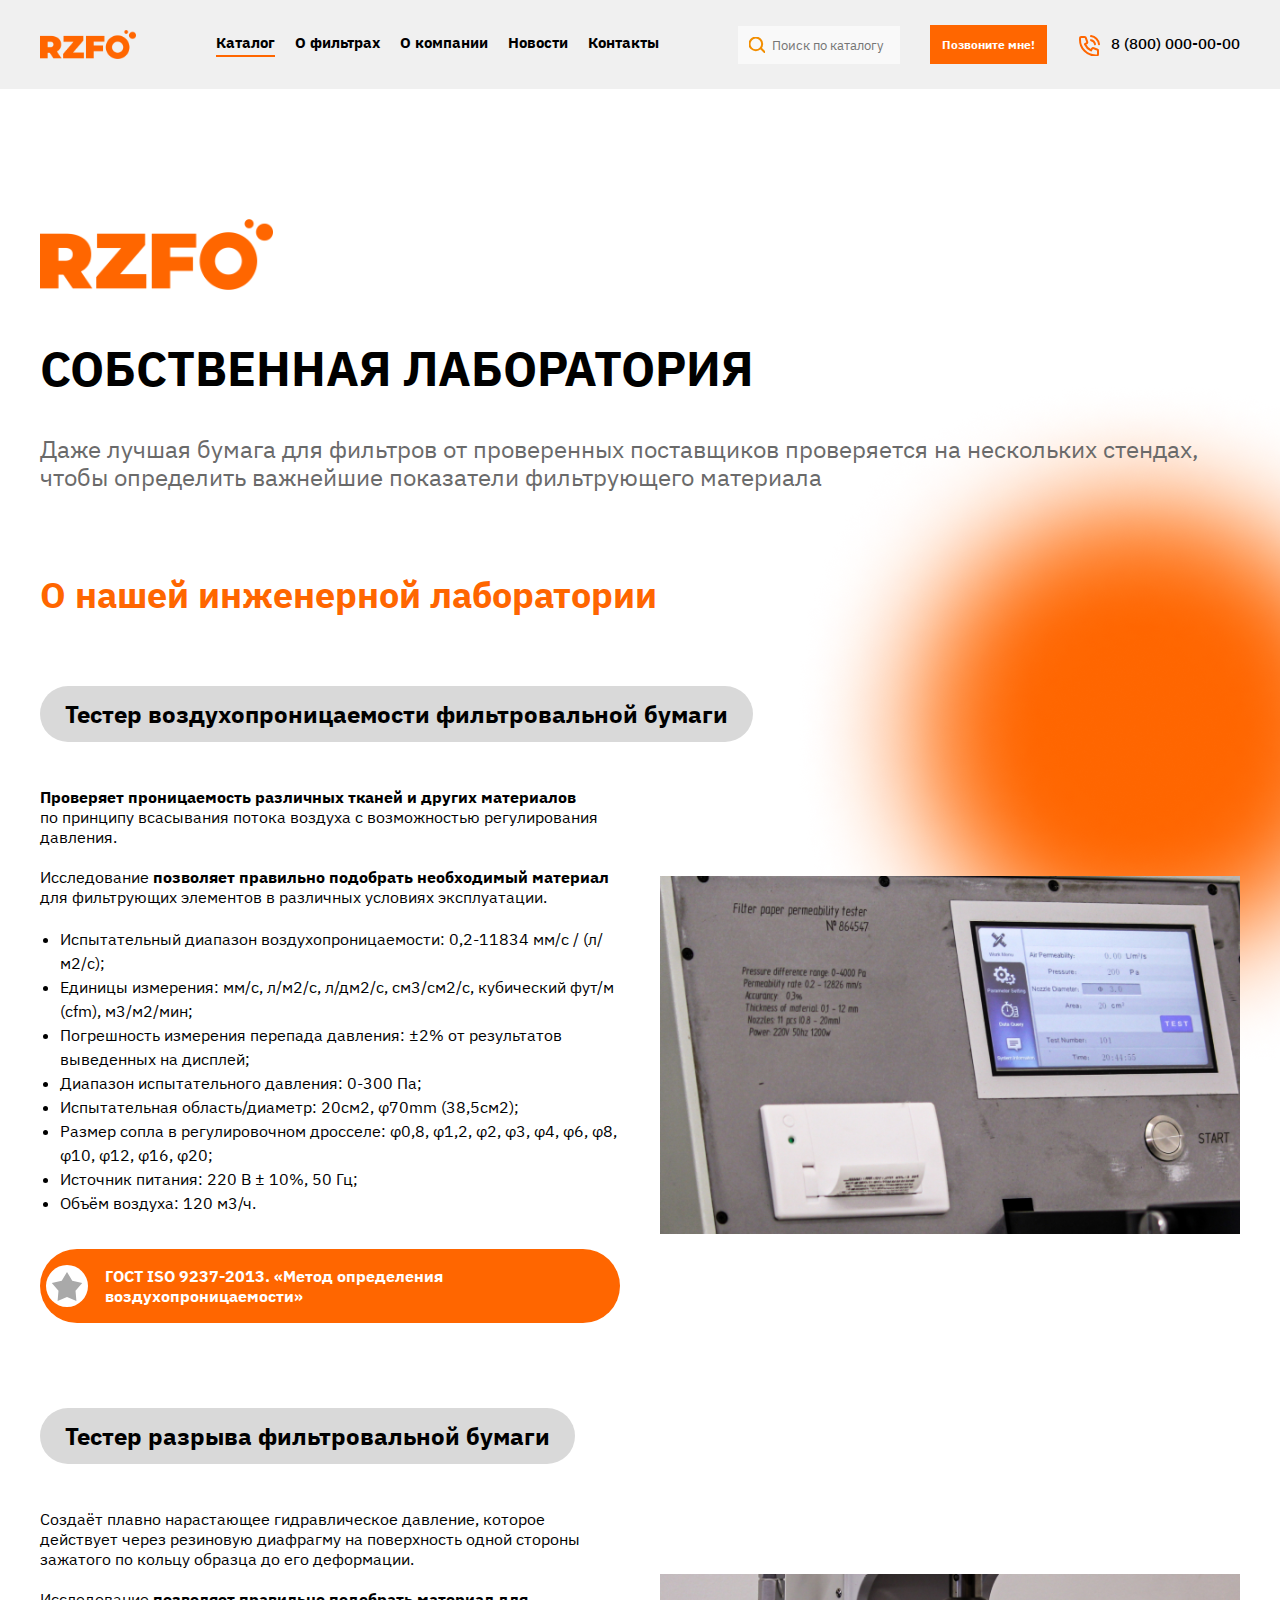
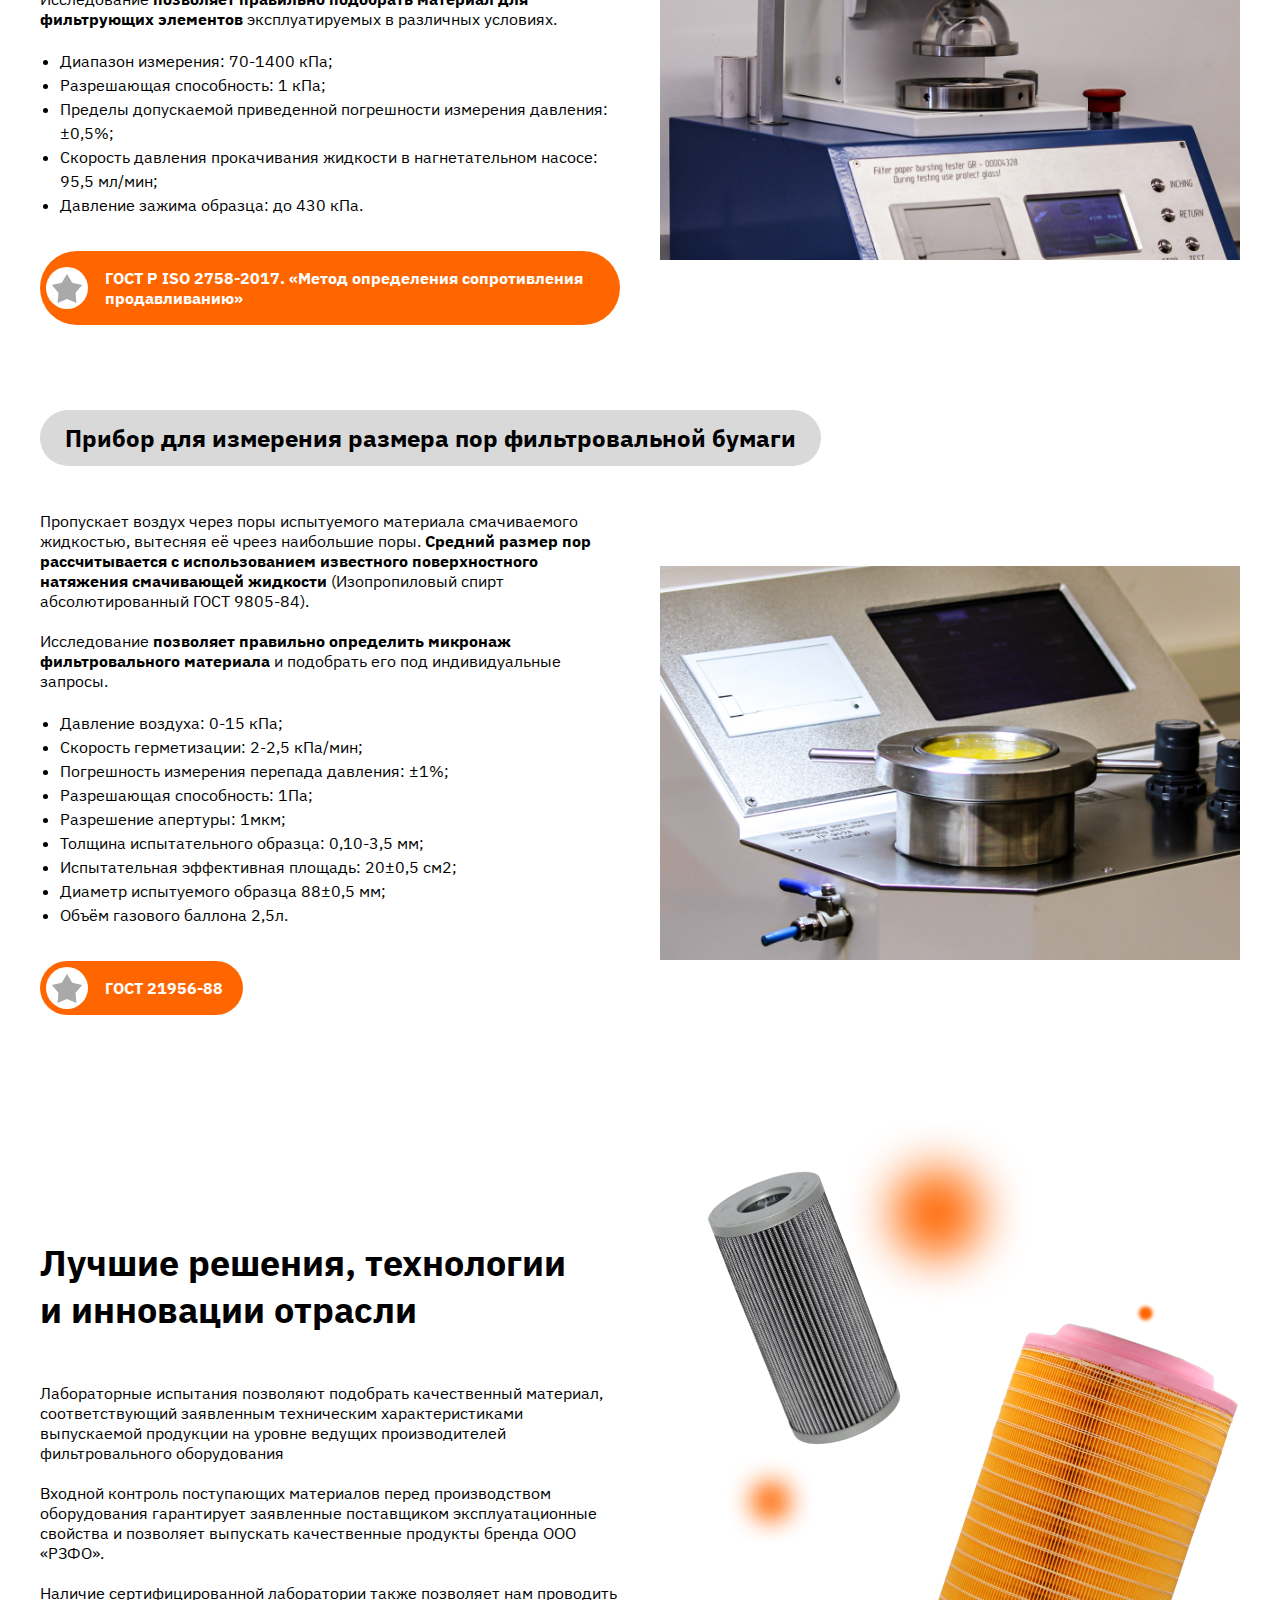
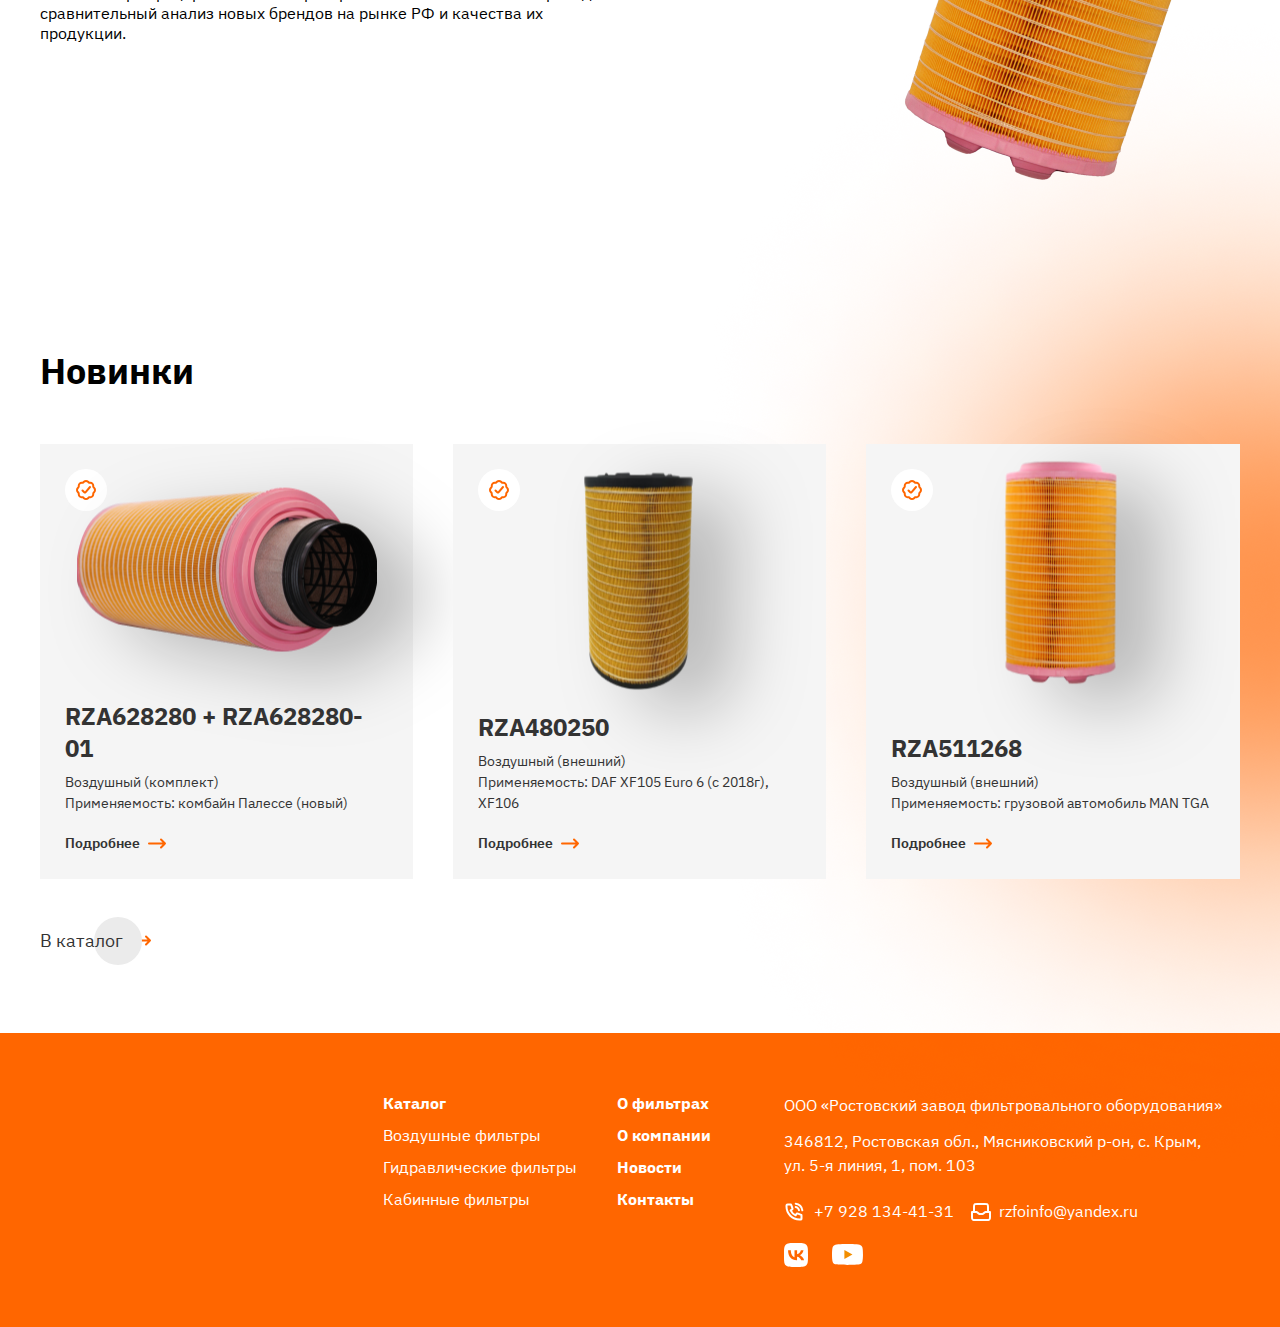
<file: lab.html>
<!DOCTYPE html>
<html xmlns="http://www.w3.org/1999/xhtml" xml:lang="ru" lang="ru">
<head>
  <base href="[(site_url)]">
	<link rel="canonical" href="[(site_url)][!if? &is=`[*id*]:eq:1` &then=`` &else=`[~[*id*]~]` !]">
  <title>Лаборатория</title>
  <meta name="description" lang="ru" content="">
  <meta name="keywords" lang="ru" content="">
  <meta http-equiv="Content-Type" content="text/html; charset=UTF-8">
  <meta http-equiv="X-UA-Compatible" content="IE=edge">
  <meta name="theme-color" content="#FF6600">
  <meta name="format-detection" content="telephone=no">

  <meta name="viewport" content="width=device-width, initial-scale=1">

  <link rel="icon" href="favicon.ico" type="image/x-icon">
  <link rel="shortcut icon" href="favicon.ico" type="image/x-icon">
  
  <link rel="stylesheet" type="text/css" href="css/uikit.min.css">
  <link rel="stylesheet" type="text/css" href="css/style.css">
  <link rel="stylesheet" type="text/css" href="css/mobile.css">
  <script src="https://ajax.googleapis.com/ajax/libs/jquery/3.6.3/jquery.min.js"></script>
  
</head>
<body>

  <header class="header">
    <div class="uk-container uk-container-large">
      <div data-uk-grid class="uk-flex-middle uk-flex-between">
        <div>
          <div class="header_logo">
            <a href="/">
              <img src="img/logo.png" alt="RZFO">
            </a>
          </div>
        </div>
        <div class="uk-visible@m">
          <nav class="topmenu">
            <ul class="uk-navbar-nav" itemscope itemtype="http://www.schema.org/SiteNavigationElement">
              <li class="current">
                <meta itemprop="name" content="Каталог">
                <a href="#" itemprop="url">Каталог</a>
              </li>
              <li>
                <meta itemprop="name" content="О фильтрах">
                <a href="#" itemprop="url">О фильтрах</a>
              </li>
              <li>
                <meta itemprop="name" content="О компании">
                <a href="#" itemprop="url">О компании</a>
              </li>
              <li>
                <meta itemprop="name" content="Новости">
                <a href="#" itemprop="url">Новости</a>
              </li>
              <li>
                <meta itemprop="name" content="Контакты">
                <a href="#" itemprop="url">Контакты</a>
              </li>
            </ul>
          </nav>
        </div>
        <div>
          <div data-uk-grid class="uk-flex-middle uk-grid-medium">
            <div class="uk-visible@l">
              <div class="header__search">
                <form>
                  <input type="text" name="search" placeholder="Поиск по каталогу">
                  <button type="submit"></button>
                </form>
              </div>
            </div>
            <div>
              <a href="#modal-call" data-uk-toggle class="header__btn-call">Позвоните мне!</a>
            </div>
            <div class="uk-visible@s">
              <div class="header__phone">
                <a href="tel:8 (800) 000-00-00">8 (800) 000-00-00</a>
              </div>
            </div>
          </div>
        </div>
        <div class="uk-hidden@m">
          <a class="uk-navbar-toggle" data-uk-toggle data-uk-navbar-toggle-icon href="#offcanvas-nav"></a>
        </div>
        <div class="uk-hidden@l uk-width-1-1">
          <div class="header__search">
            <form>
              <input type="text" name="search" placeholder="Поиск по каталогу">
              <button type="submit"></button>
            </form>
          </div>
        </div>
      </div>
    </div>
  </header>

	<!-- OFFCANVAS -->
	<div id="offcanvas-nav" data-uk-offcanvas="overlay:true">
		<div class="uk-offcanvas-bar">
			<button class="uk-offcanvas-close uk-close-large" type="button" data-uk-close></button>
			<ul class="uk-nav">
				<li>
          <a href="#">Каталог</a>
          <ul>
            <li><a href="#">Воздушные фильтры</a></li>
            <li><a href="#">Гидравлические фильтры</a></li>
            <li><a href="#">Кабинные фильтры</a></li>
          </ul>
        </li>
        <li><a href="#">О фильтрах</a></li>
        <li><a href="#">О компании</a></li>
        <li><a href="#">Новости</a></li>
        <li><a href="#">Контакты</a></li>
			</ul>

			<div class="left-cont-block">
				<div class="left-phone">
					<a href="tel:+79281344131">+7 928 134-41-31</a>
				</div>
				<div class="left-email">
					<a href="mailto:rzfoinfo@yandex.ru">rzfoinfo@yandex.ru</a>
				</div>
        <div class="left-soc">
          <a href="#" target="_blank" rel="nofollow noopener" class="left-soc-vk"></a>
          <a href="#" target="_blank" rel="nofollow noopener" class="left-soc-yt"></a>
        </div>
			</div>

		</div>
	</div>
	<!-- /OFFCANVAS -->

	<main class="content__lab">
		<div class="uk-container uk-container-large">

			<div class="content__about-logo"></div>
			<h1 class="title uk-width-1-1 uk-width-2-3@l">Собственная лаборатория</h1>
			<div class="content__about-text">Даже лучшая бумага для фильтров от&nbsp;проверенных поставщиков проверяется на&nbsp;нескольких стендах, чтобы определить важнейшие показатели фильтрующего материала</div>

      <div class="about__lab">
        <div class="about__lab-title">О нашей инженерной лаборатории</div>

        <div class="about__lab-item">
          <div class="about__lab-item-title">Тестер воздухопроницаемости фильтровальной бумаги</div>
          <div data-uk-grid class="uk-child-width-1-1 uk-child-width-1-2@m uk-flex-middle">
            <div>
              <div class="about__lab-item-text">
                <p><strong>Проверяет проницаемость различных тканей и&nbsp;других материалов</strong> по&nbsp;принципу всасывания потока воздуха с&nbsp;возможностью регулирования давления.</p>
                <p>Исследование <strong>позволяет правильно подобрать необходимый материал</strong> для фильтрующих элементов в&nbsp;различных условиях эксплуатации.</p>
                <ul>
                  <li>Испытательный диапазон воздухопроницаемости: 0,2-11834 мм/с / (л/м2/с);</li>
                  <li>Единицы измерения: мм/с, л/м2/с, л/дм2/с, см3/см2/с, кубический фут/м (cfm), м3/м2/мин;</li>
                  <li>Погрешность измерения перепада давления: ±2% от результатов выведенных на дисплей;</li>
                  <li>Диапазон испытательного давления: 0-300 Па;</li>
                  <li>Испытательная область/диаметр: 20см2, φ70mm (38,5см2);</li>
                  <li>Размер сопла в регулировочном дросселе: φ0,8, φ1,2, φ2, φ3, φ4, φ6, φ8, φ10, φ12, φ16, φ20;</li>
                  <li>Источник питания: 220 В ± 10%, 50 Гц;</li>
                  <li>Объём воздуха: 120 м3/ч.</li>
                </ul>
              </div>
              <div class="about__lab-item-gost">ГОСТ ISO 9237-2013. «Метод определения воздухопроницаемости»</div>
            </div>
            <div>
              <div class="about__lab-item-img">
                <img data-src="img/img_lab1.jpg" alt="" class="lazyload" loading="lazy">
              </div>
            </div>
          </div>
        </div>

        <div class="about__lab-item">
          <div class="about__lab-item-title">Тестер разрыва фильтровальной бумаги</div>
          <div data-uk-grid class="uk-child-width-1-1 uk-child-width-1-2@m uk-flex-middle">
            <div>
              <div class="about__lab-item-text">
                <p>Создаёт плавно нарастающее гидравлическое давление, которое действует через резиновую диафрагму на поверхность одной стороны зажатого по кольцу образца до его деформации.</p>
                <p>Исследование <strong>позволяет правильно подобрать материал для фильтрующих элементов</strong> эксплуатируемых в различных условиях.</p>
                  
                <ul>
                  <li>Диапазон измерения: 70-1400 кПа;</li>
                  <li>Разрешающая способность: 1 кПа;</li>
                  <li>Пределы допускаемой приведенной погрешности измерения давления: ±0,5%;</li>
                  <li>Скорость давления прокачивания жидкости в нагнетательном насосе: 95,5 мл/мин;</li>
                  <li>Давление зажима образца: до 430 кПа.</li>
                </ul>
              </div>
              <div class="about__lab-item-gost">ГОСТ Р ISO 2758-2017. «Метод определения сопротивления продавливанию»</div>
            </div>
            <div>
              <div class="about__lab-item-img">
                <img data-src="img/img_lab2.jpg" alt="" class="lazyload" loading="lazy">
              </div>
            </div>
          </div>
        </div>

        <div class="about__lab-item">
          <div class="about__lab-item-title">Прибор для измерения размера пор фильтровальной бумаги</div>
          <div data-uk-grid class="uk-child-width-1-1 uk-child-width-1-2@m uk-flex-middle">
            <div>
              <div class="about__lab-item-text">
                <p>Пропускает воздух через поры испытуемого материала
                  смачиваемого жидкостью, вытесняя её чреез наибольшие поры. <strong>Средний размер пор рассчитывается с использованием известного поверхностного натяжения смачивающей жидкости</strong> (Изопропиловый спирт абсолютированный ГОСТ 9805-84).</p>
                <p>Исследование <strong>позволяет правильно определить микронаж фильтровального материала</strong> и подобрать его под индивидуальные запросы.</p>                  
                  
                <ul>
                  <li>Давление воздуха: 0-15 кПа;</li>
                  <li>Скорость герметизации: 2-2,5 кПа/мин;</li>
                  <li>Погрешность измерения перепада давления: ±1%;</li>
                  <li>Разрешающая способность: 1Па;</li>
                  <li>Разрешение апертуры: 1мкм;</li>
                  <li>Толщина испытательного образца: 0,10-3,5 мм;</li>
                  <li>Испытательная эффективная площадь: 20±0,5 см2;</li>
                  <li>Диаметр испытуемого образца 88±0,5 мм;</li>
                  <li>Объём газового баллона 2,5л.</li>
                </ul>
              </div>
              <div class="about__lab-item-gost">ГОСТ 21956-88</div>
            </div>
            <div>
              <div class="about__lab-item-img">
                <img data-src="img/img_lab3.jpg" alt="" class="lazyload" loading="lazy">
              </div>
            </div>
          </div>
        </div>

      </div>

			

			<div class="lab__bottom-info">
        <div data-uk-grid class="uk-child-width-1-1 uk-child-width-1-2@s uk-flex-middle">
          <div>
            <h2 class="blocktitle">Лучшие решения, технологии и&nbsp;инновации отрасли</h2>
            <div class="lab__bottom-info-text">
              <p>Лабораторные испытания позволяют подобрать качественный материал, соответствующий заявленным техническим характеристиками выпускаемой продукции на уровне ведущих производителей фильтровального оборудования</p>
              <p>Входной контроль поступающих материалов перед производством оборудования гарантирует заявленные поставщиком эксплуатационные свойства и позволяет выпускать качественные продукты бренда ООО «РЗФО».</p>
              <p>Наличие сертифицированной лаборатории также позволяет нам проводить сравнительный анализ новых брендов на рынке РФ и качества их продукции.</p>						
            </div>
          </div>
          <div>
            <div class="lab__bottom-info-img">
              <img data-src="img/about_bottom-img.png" alt="" class="lazyload" loading="lazy">
            </div>
          </div>
        </div>
			</div>

		</div>
	</main>

	<section class="novinki">
		<div class="uk-container uk-container-large">
		  <h2 class="blocktitle">Новинки</h2>
	
		  <div data-uk-grid class="uk-child-width-1-1 uk-child-width-1-2@s uk-child-width-1-3@m">
			<div>
			  <a href="#" class="cat__item">
				<div class="cat__item-metka cat_item-metka-new"></div>
				<div class="cat__item-img uk-flex uk-flex-center uk-flex-middle">
				  <img data-src="img/RZA628280.png" alt="" class="lazyload" loading="lazy">
				</div>
				<div class="cat__item-bottom">
				  <div class="cat__item-title">RZA628280 + RZA628280-01</div>
				  <div class="cat__item-text">
					Воздушный (комплект)<br>
					Применяемость: комбайн Палессе (новый)
				  </div>
				  <div class="cat__item-more">Подробнее</div>
				</div>
			  </a>
			</div>
			<div>
			  <a href="#" class="cat__item">
				<div class="cat__item-metka cat_item-metka-new"></div>
				<div class="cat__item-img uk-flex uk-flex-center uk-flex-middle">
				  <img data-src="img/RZA480250.png" alt="" class="lazyload" loading="lazy">
				</div>
				<div class="cat__item-bottom">
				  <div class="cat__item-title">RZA480250</div>
				  <div class="cat__item-text">
					Воздушный (внешний)<br>
					Применяемость: DAF XF105 Euro 6 (с 2018г), XF106
				  </div>
				  <div class="cat__item-more">Подробнее</div>
				</div>
			  </a>
			</div>
			<div>
			  <a href="#" class="cat__item">
				<div class="cat__item-metka cat_item-metka-new"></div>
				<div class="cat__item-img uk-flex uk-flex-center uk-flex-middle">
				  <img data-src="img/RZA511268.png" alt="" class="lazyload" loading="lazy">
				</div>
				<div class="cat__item-bottom">
				  <div class="cat__item-title">RZA511268</div>
				  <div class="cat__item-text">
					Воздушный (внешний)<br>
					Применяемость: грузовой автомобиль MAN TGA
				  </div>
				  <div class="cat__item-more">Подробнее</div>
				</div>
			  </a>
			</div>
		  </div>
	
		  <div>
			<a href="#" class="cat__more"><span>В каталог</span></a>
		  </div>
	
		</div>
	  </section>

  

  <footer class="footer">
    <div class="uk-container uk-container-large">
      <div data-uk-grid class="uk-flex-between uk-child-width-auto">
        <div class="uk-width-auto uk-width-1-4@m uk-width-auto@xl">
          <div class="footer__logo">
            <img data-src="img/logo_white.png" alt="RZFO" class="lazyload" loading="lazy">
          </div>
        </div>
        <div class="uk-width-auto uk-width-2-4@m uk-width-auto@xl">
          <nav class="footer__menu">
            <div data-uk-grid>
              <div>
                <ul>
                  <li>
                    <a href="#">Каталог</a>
                    <ul class="footer__menu-dop">                  
                      <li><a href="#">Воздушные фильтры</a></li>
                      <li><a href="#">Гидравлические фильтры</a></li>
                      <li><a href="#">Кабинные фильтры</a></li>
                    </ul>
                  </li>
                </ul>
              </div>
              <div>
                <ul>
                  <li><a href="#">О фильтрах</a></li>
                  <li><a href="#">О компании</a></li>
                  <li><a href="#">Новости</a></li>
                  <li><a href="#">Контакты</a></li>
                </ul>
              </div>
            </div>
          </nav>
        </div>
        <div class="uk-width-auto uk-width-2-5@m uk-width-auto@xl">
          <div class="footer__name">ООО «Ростовский завод фильтровального оборудования»</div>
          <div class="footer__address">346812, Ростовская&nbsp;обл., Мясниковский&nbsp;р-он, с.&nbsp;Крым, ул.&nbsp;5-я линия,&nbsp;1, пом.&nbsp;103</div>
          <div class="footer__conts">
            <div data-uk-grid class="uk-grid-small">
              <div>
                <div class="footer__phone">
                  <a href="tel:+79281344131">+7 928 134-41-31</a>
                </div>
              </div>
              <div>
                <div class="footer__email">
                  <a href="mailto:rzfoinfo@yandex.ru">rzfoinfo@yandex.ru</a>
                </div>
              </div>
            </div>
          </div>
          <div class="footer__soc">
            <a href="#" class="footer__soc-vk" target="_blank" rel="nofollow noopener"></a>
            <a href="#" class="footer__soc-yt" target="_blank" rel="nofollow noopener"></a>
          </div>
        </div>
      </div>
    </div>
  </footer>

  



<script type="application/ld+json">
{
  "@context" : "http://schema.org",
  "@type" : "LocalBusiness",
  "name" : "[(site_name)]",
  "image" : "[(site_url)]img/logo.png",
  "priceRange" : "30-10000RUB",
  "telephone" : [ "[(g_phone)]", "[(g_phone2)]" ],
  "email" : [ "[(g_email)]" ],
  "address" : {
    "@type" : "PostalAddress",
    "streetAddress" : "[(g_address)]",
    "addressLocality" : "[(g_city)]",
    "addressRegion" : "[(g_region)]",
    "postalCode" : "[(g_indeks)]"
  },
  "openingHoursSpecification": [
        {
          "@type": "OpeningHoursSpecification",
          "dayOfWeek": [
            "Monday",
            "Tuesday",
            "Wednesday",
            "Thursday",
            "Friday"
          ],
          "opens": "09:00",
          "closes": "19:00"
        }
      ],
  "url" : "[(site_url)]"
}
</script>

<a href="#" class="scrollup" aria-label="Наверх">Наверх</a>
  <script src="js/modernizr.js"></script>
  <script src="js/uikit.min.js"></script>
  <script src="js/uikit-icons.min.js"></script>
  <script src="js/jquery.maskedinput.js"></script>
  <script>
    jQuery(function($){
      $(".phonemask").mask("+7 (999) 999-99-99");
    });
  </script>
  <!--Скролл-->
  <script>
    $(document).ready(function () {
      $(window).scroll(function () {
        if ($(this).scrollTop() > 100) {
          $('.scrollup').fadeIn();
        } else {
          $('.scrollup').fadeOut();
        }
      });
      
      $('.scrollup').click(function () {
        $("html, body").animate({
          scrollTop: 0
        }, 600);
        return false;
      });
      
    });
  </script>
	<script src="js/formochki.js"></script>

	<script>
	(async () => { 
	    if ('loading' in HTMLImageElement.prototype) { 
	        const images = document.querySelectorAll("img.lazyload"); 
	        images.forEach(img => { 
	            img.src = img.dataset.src; 
	        }); 
	    } else { 
	        // Динамически импортируем библиотеку LazySizes 
	        const lazySizesLib = await import('/js/lazysizes.min.js'); 
	        // Инициализируем LazySizes (читаем data-src & class=lazyload) 
	        lazySizes.init(); // lazySizes применяется при обработке изображений, находящихся на странице. 
	    } 
	})(); 
	</script>

</body>	
</html>
</file>
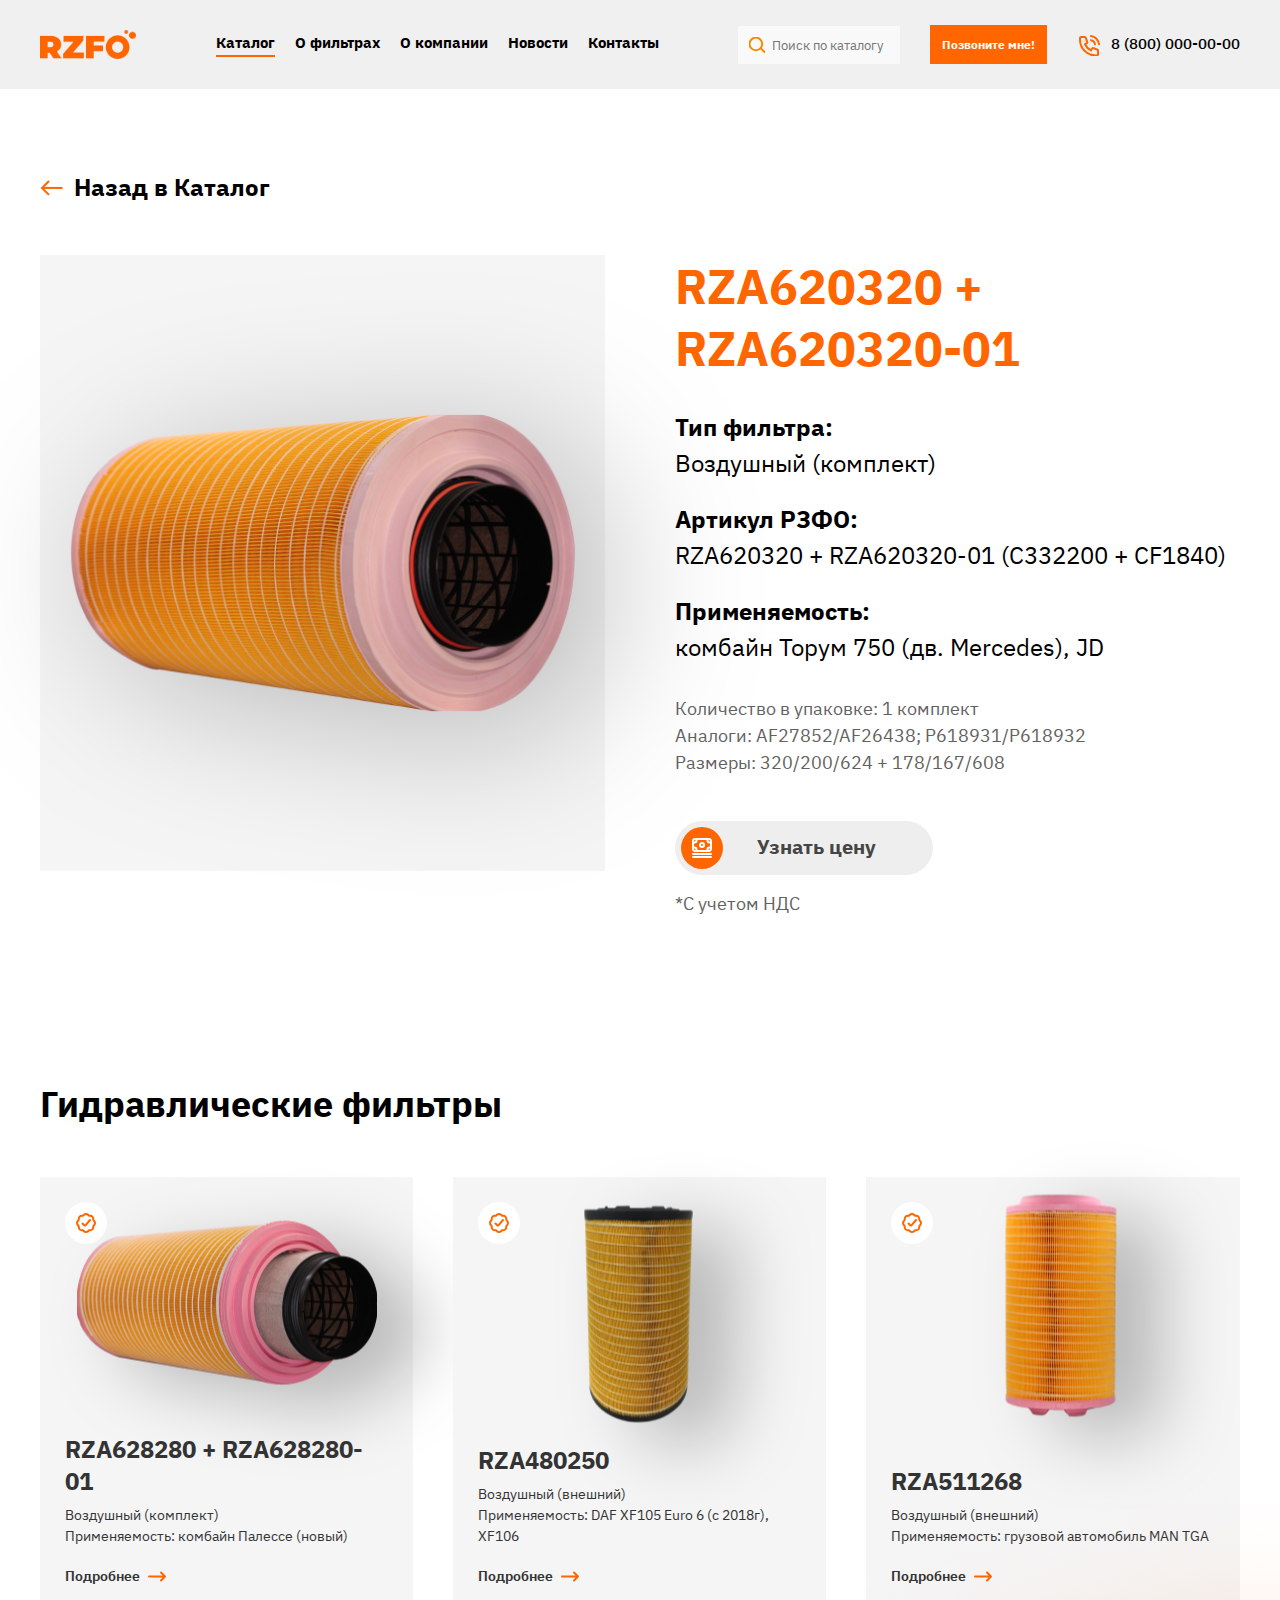
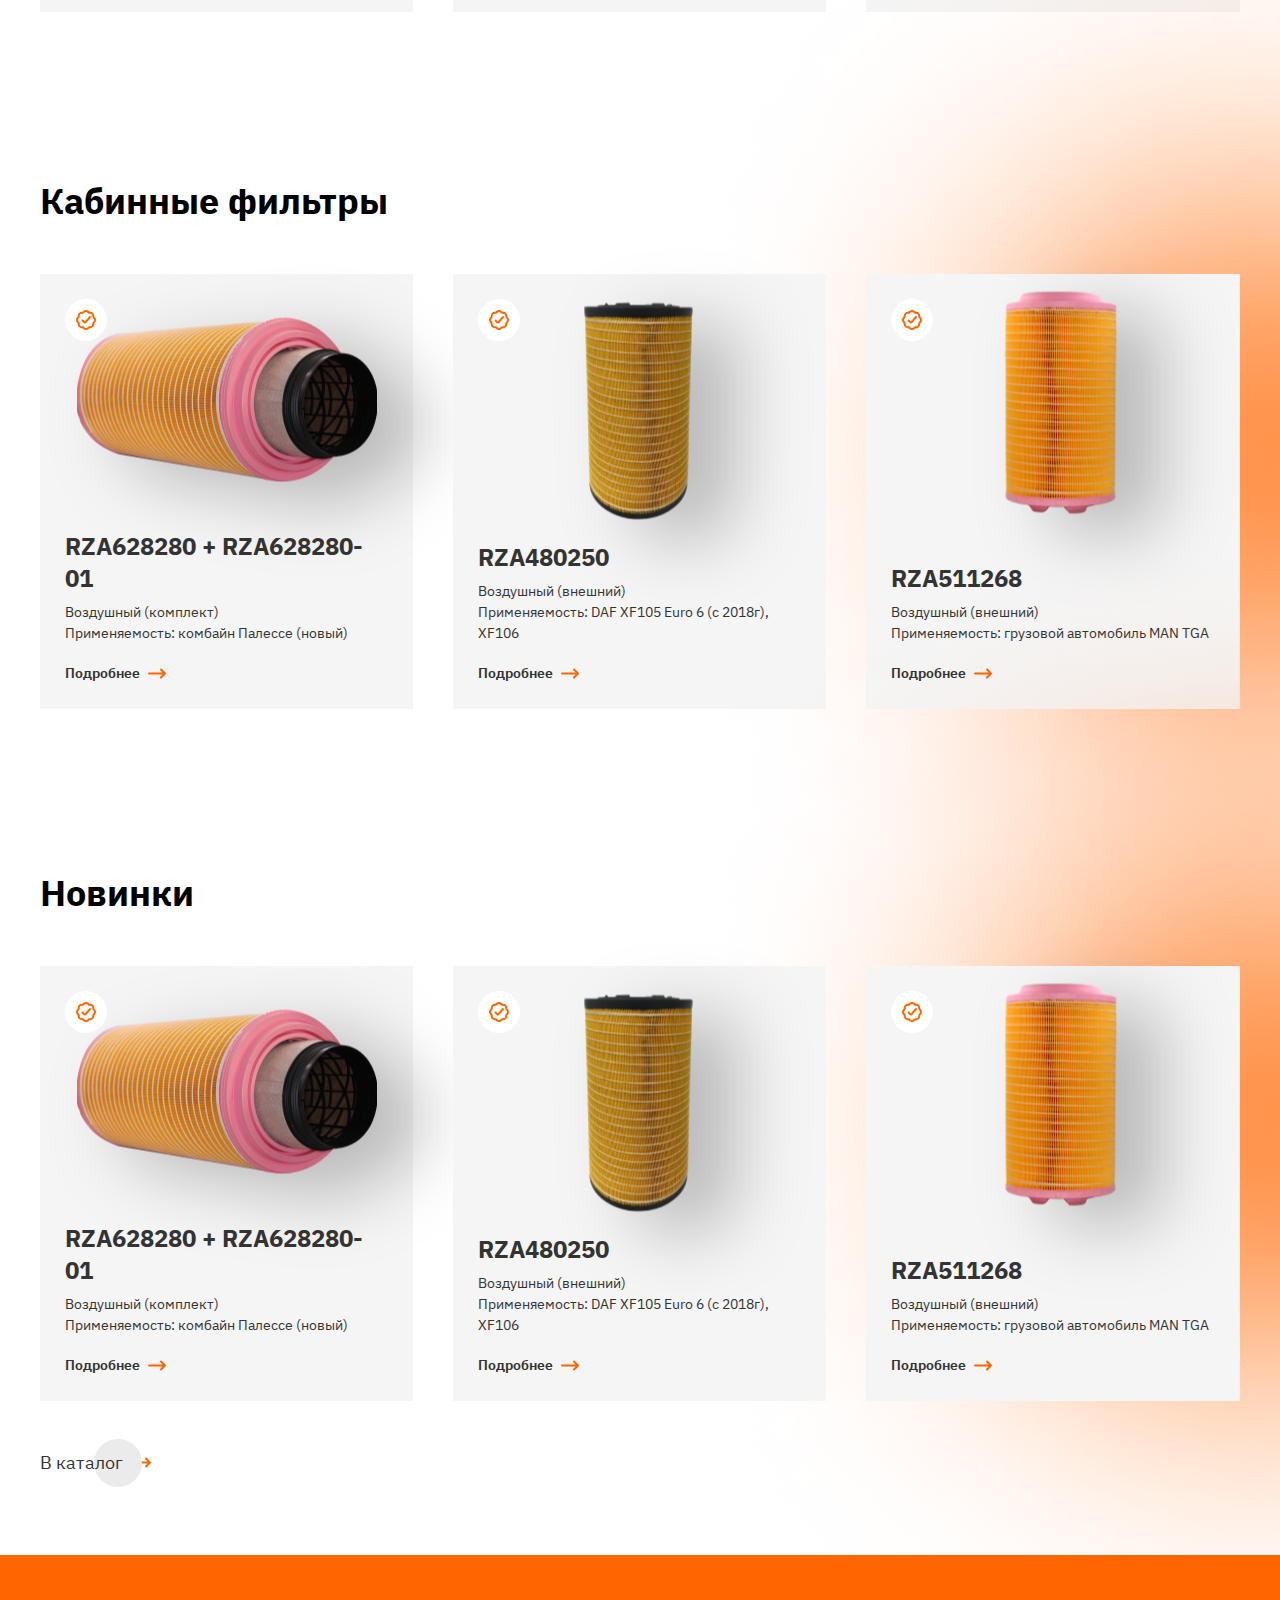
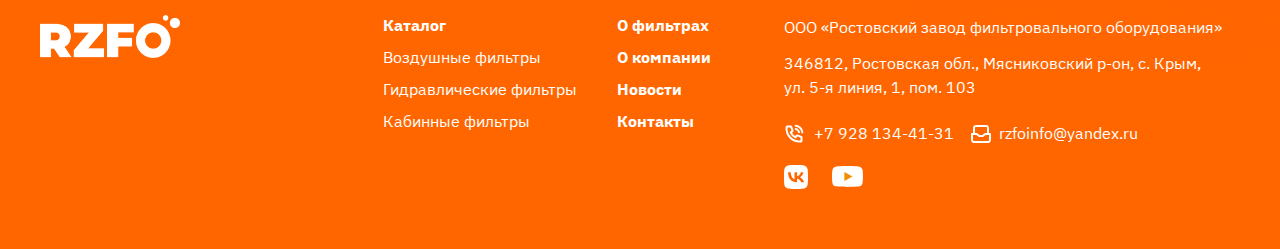
<file: tovar.html>
<!DOCTYPE html>
<html xmlns="http://www.w3.org/1999/xhtml" xml:lang="ru" lang="ru">
<head>
  <base href="[(site_url)]">
	<link rel="canonical" href="[(site_url)][!if? &is=`[*id*]:eq:1` &then=`` &else=`[~[*id*]~]` !]">
  <title>RZA620320 + RZA620320-01</title>
  <meta name="description" lang="ru" content="">
  <meta name="keywords" lang="ru" content="">
  <meta http-equiv="Content-Type" content="text/html; charset=UTF-8">
  <meta http-equiv="X-UA-Compatible" content="IE=edge">
  <meta name="theme-color" content="#FF6600">
  <meta name="format-detection" content="telephone=no">

  <meta name="viewport" content="width=device-width, initial-scale=1">

  <link rel="icon" href="favicon.ico" type="image/x-icon">
  <link rel="shortcut icon" href="favicon.ico" type="image/x-icon">
  
  <link rel="stylesheet" type="text/css" href="css/uikit.min.css">
  <link rel="stylesheet" type="text/css" href="css/style.css">
  <link rel="stylesheet" type="text/css" href="css/mobile.css">
  <script src="https://ajax.googleapis.com/ajax/libs/jquery/3.6.3/jquery.min.js"></script>
  
</head>
<body>

  <header class="header">
    <div class="uk-container uk-container-large">
      <div data-uk-grid class="uk-flex-middle uk-flex-between">
        <div>
          <div class="header_logo">
            <a href="/">
              <img src="img/logo.png" alt="RZFO">
            </a>
          </div>
        </div>
        <div class="uk-visible@m">
          <nav class="topmenu">
            <ul class="uk-navbar-nav" itemscope itemtype="http://www.schema.org/SiteNavigationElement">
              <li class="current">
                <meta itemprop="name" content="Каталог">
                <a href="#" itemprop="url">Каталог</a>
              </li>
              <li>
                <meta itemprop="name" content="О фильтрах">
                <a href="#" itemprop="url">О фильтрах</a>
              </li>
              <li>
                <meta itemprop="name" content="О компании">
                <a href="#" itemprop="url">О компании</a>
              </li>
              <li>
                <meta itemprop="name" content="Новости">
                <a href="#" itemprop="url">Новости</a>
              </li>
              <li>
                <meta itemprop="name" content="Контакты">
                <a href="#" itemprop="url">Контакты</a>
              </li>
            </ul>
          </nav>
        </div>
        <div>
          <div data-uk-grid class="uk-flex-middle uk-grid-medium">
			<div class="uk-visible@l">
				<div class="header__search">
					<form>
						<input type="text" name="search" placeholder="Поиск по каталогу">
						<button type="submit"></button>
					</form>
				</div>
			</div>
            <div>
              <a href="#modal-call" data-uk-toggle class="header__btn-call">Позвоните мне!</a>
            </div>
            <div class="uk-visible@s">
              <div class="header__phone">
                <a href="tel:8 (800) 000-00-00">8 (800) 000-00-00</a>
              </div>
            </div>
          </div>
        </div>
        <div class="uk-hidden@m">
          <a class="uk-navbar-toggle" data-uk-toggle data-uk-navbar-toggle-icon href="#offcanvas-nav"></a>
        </div>
		<div class="uk-hidden@l uk-width-1-1">
			<div class="header__search">
				<form>
					<input type="text" name="search" placeholder="Поиск по каталогу">
					<button type="submit"></button>
				</form>
			</div>
		</div>
      </div>
    </div>
  </header>

	<!-- OFFCANVAS -->
	<div id="offcanvas-nav" data-uk-offcanvas="overlay:true">
		<div class="uk-offcanvas-bar">
			<button class="uk-offcanvas-close uk-close-large" type="button" data-uk-close></button>
			<ul class="uk-nav">
				<li>
          <a href="#">Каталог</a>
          <ul>
            <li><a href="#">Воздушные фильтры</a></li>
            <li><a href="#">Гидравлические фильтры</a></li>
            <li><a href="#">Кабинные фильтры</a></li>
          </ul>
        </li>
        <li><a href="#">О фильтрах</a></li>
        <li><a href="#">О компании</a></li>
        <li><a href="#">Новости</a></li>
        <li><a href="#">Контакты</a></li>
			</ul>

			<div class="left-cont-block">
				<div class="left-phone">
					<a href="tel:+79281344131">+7 928 134-41-31</a>
				</div>
				<div class="left-email">
					<a href="mailto:rzfoinfo@yandex.ru">rzfoinfo@yandex.ru</a>
				</div>
        <div class="left-soc">
          <a href="#" target="_blank" rel="nofollow noopener" class="left-soc-vk"></a>
          <a href="#" target="_blank" rel="nofollow noopener" class="left-soc-yt"></a>
        </div>
			</div>

		</div>
	</div>
	<!-- /OFFCANVAS -->

	<main class="content">
		<div class="uk-container uk-container-large">
			<div class="catalog__btn-back">
				<a href="#">Назад в Каталог</a>
			</div>

			<div class="catinfo">
				<div data-uk-grid class="uk-child-width-1-1 uk-child-width-1-2@s uk-grid-large">
					<div data-uk-lightbox>
						<div class="catinfo__img uk-flex uk-flex-middle uk-flex-center">
							<a href="img/tovar1.png">
								<img data-src="img/tovar1.png" alt="" class="lazyload" loading="lazy">
							</a>
						</div>
					</div>
					<div>
						<h1 class="catinfo__title">RZA620320 + RZA620320-01</h1>
						<div class="catinfo__params">
							<div class="catinfo__params-item">
								<div class="catinfo__params-item-name">Тип фильтра:</div>
								<div class="catinfo__params-item-value">Воздушный (комплект)</div>
							</div>
							<div class="catinfo__params-item">
								<div class="catinfo__params-item-name">Артикул РЗФО:</div>
								<div class="catinfo__params-item-value">RZA620320 + RZA620320-01 (C332200 + CF1840)</div>
							</div>
							<div class="catinfo__params-item">
								<div class="catinfo__params-item-name">Применяемость:</div>
								<div class="catinfo__params-item-value">комбайн Торум 750 (дв. Mercedes), JD</div>
							</div>
						</div>
						<div class="catinfo__dop">
							<div>Количество в упаковке: 1 комплект</div>
							<div>Аналоги: AF27852/AF26438; P618931/Р618932</div>
							<div>Размеры: 320/200/624 + 178/167/608</div>
						</div>
						<a href="#modal-price" data-uk-toggle class="catinfo__btn">Узнать цену</a>
						<div class="catinfo__price-title">*С учетом НДС</div>
					</div>
				</div>
			</div>

		</div>
	</main>

	<section class="catalog">
		<div class="uk-container uk-container-large">
		  <h2 class="blocktitle">Гидравлические фильтры</h2>
	
		  <div data-uk-grid class="uk-child-width-1-1 uk-child-width-1-2@s uk-child-width-1-3@m">
			<div>
			  <a href="#" class="cat__item">
				<div class="cat__item-metka cat_item-metka-new"></div>
				<div class="cat__item-img uk-flex uk-flex-center uk-flex-middle">
				  <img data-src="img/RZA628280.png" alt="" class="lazyload" loading="lazy">
				</div>
				<div class="cat__item-bottom">
				  <div class="cat__item-title">RZA628280 + RZA628280-01</div>
				  <div class="cat__item-text">
					Воздушный (комплект)<br>
					Применяемость: комбайн Палессе (новый)
				  </div>
				  <div class="cat__item-more">Подробнее</div>
				</div>
			  </a>
			</div>
			<div>
			  <a href="#" class="cat__item">
				<div class="cat__item-metka cat_item-metka-new"></div>
				<div class="cat__item-img uk-flex uk-flex-center uk-flex-middle">
				  <img data-src="img/RZA480250.png" alt="" class="lazyload" loading="lazy">
				</div>
				<div class="cat__item-bottom">
				  <div class="cat__item-title">RZA480250</div>
				  <div class="cat__item-text">
					Воздушный (внешний)<br>
					Применяемость: DAF XF105 Euro 6 (с 2018г), XF106
				  </div>
				  <div class="cat__item-more">Подробнее</div>
				</div>
			  </a>
			</div>
			<div>
			  <a href="#" class="cat__item">
				<div class="cat__item-metka cat_item-metka-new"></div>
				<div class="cat__item-img uk-flex uk-flex-center uk-flex-middle">
				  <img data-src="img/RZA511268.png" alt="" class="lazyload" loading="lazy">
				</div>
				<div class="cat__item-bottom">
				  <div class="cat__item-title">RZA511268</div>
				  <div class="cat__item-text">
					Воздушный (внешний)<br>
					Применяемость: грузовой автомобиль MAN TGA
				  </div>
				  <div class="cat__item-more">Подробнее</div>
				</div>
			  </a>
			</div>
		  </div>
	
		</div>
	  </section>

	  <section class="novinki">
		  <div class="uk-container uk-container-large">
			<h2 class="blocktitle">Кабинные фильтры</h2>
	  
			<div data-uk-grid class="uk-child-width-1-1 uk-child-width-1-2@s uk-child-width-1-3@m">
			  <div>
				<a href="#" class="cat__item">
				  <div class="cat__item-metka cat_item-metka-new"></div>
				  <div class="cat__item-img uk-flex uk-flex-center uk-flex-middle">
					<img data-src="img/RZA628280.png" alt="" class="lazyload" loading="lazy">
				  </div>
				  <div class="cat__item-bottom">
					<div class="cat__item-title">RZA628280 + RZA628280-01</div>
					<div class="cat__item-text">
					  Воздушный (комплект)<br>
					  Применяемость: комбайн Палессе (новый)
					</div>
					<div class="cat__item-more">Подробнее</div>
				  </div>
				</a>
			  </div>
			  <div>
				<a href="#" class="cat__item">
				  <div class="cat__item-metka cat_item-metka-new"></div>
				  <div class="cat__item-img uk-flex uk-flex-center uk-flex-middle">
					<img data-src="img/RZA480250.png" alt="" class="lazyload" loading="lazy">
				  </div>
				  <div class="cat__item-bottom">
					<div class="cat__item-title">RZA480250</div>
					<div class="cat__item-text">
					  Воздушный (внешний)<br>
					  Применяемость: DAF XF105 Euro 6 (с 2018г), XF106
					</div>
					<div class="cat__item-more">Подробнее</div>
				  </div>
				</a>
			  </div>
			  <div>
				<a href="#" class="cat__item">
				  <div class="cat__item-metka cat_item-metka-new"></div>
				  <div class="cat__item-img uk-flex uk-flex-center uk-flex-middle">
					<img data-src="img/RZA511268.png" alt="" class="lazyload" loading="lazy">
				  </div>
				  <div class="cat__item-bottom">
					<div class="cat__item-title">RZA511268</div>
					<div class="cat__item-text">
					  Воздушный (внешний)<br>
					  Применяемость: грузовой автомобиль MAN TGA
					</div>
					<div class="cat__item-more">Подробнее</div>
				  </div>
				</a>
			  </div>
			</div>
	  
		  </div>
		</section>

	<section class="novinki">
		<div class="uk-container uk-container-large">
		  <h2 class="blocktitle">Новинки</h2>
	
		  <div data-uk-grid class="uk-child-width-1-1 uk-child-width-1-2@s uk-child-width-1-3@m">
			<div>
			  <a href="#" class="cat__item">
				<div class="cat__item-metka cat_item-metka-new"></div>
				<div class="cat__item-img uk-flex uk-flex-center uk-flex-middle">
				  <img data-src="img/RZA628280.png" alt="" class="lazyload" loading="lazy">
				</div>
				<div class="cat__item-bottom">
				  <div class="cat__item-title">RZA628280 + RZA628280-01</div>
				  <div class="cat__item-text">
					Воздушный (комплект)<br>
					Применяемость: комбайн Палессе (новый)
				  </div>
				  <div class="cat__item-more">Подробнее</div>
				</div>
			  </a>
			</div>
			<div>
			  <a href="#" class="cat__item">
				<div class="cat__item-metka cat_item-metka-new"></div>
				<div class="cat__item-img uk-flex uk-flex-center uk-flex-middle">
				  <img data-src="img/RZA480250.png" alt="" class="lazyload" loading="lazy">
				</div>
				<div class="cat__item-bottom">
				  <div class="cat__item-title">RZA480250</div>
				  <div class="cat__item-text">
					Воздушный (внешний)<br>
					Применяемость: DAF XF105 Euro 6 (с 2018г), XF106
				  </div>
				  <div class="cat__item-more">Подробнее</div>
				</div>
			  </a>
			</div>
			<div>
			  <a href="#" class="cat__item">
				<div class="cat__item-metka cat_item-metka-new"></div>
				<div class="cat__item-img uk-flex uk-flex-center uk-flex-middle">
				  <img data-src="img/RZA511268.png" alt="" class="lazyload" loading="lazy">
				</div>
				<div class="cat__item-bottom">
				  <div class="cat__item-title">RZA511268</div>
				  <div class="cat__item-text">
					Воздушный (внешний)<br>
					Применяемость: грузовой автомобиль MAN TGA
				  </div>
				  <div class="cat__item-more">Подробнее</div>
				</div>
			  </a>
			</div>
		  </div>
	
		  <div>
			<a href="#" class="cat__more"><span>В каталог</span></a>
		  </div>
	
		</div>
	  </section>

  

  <footer class="footer">
    <div class="uk-container uk-container-large">
      <div data-uk-grid class="uk-flex-between uk-child-width-auto">
        <div class="uk-width-auto uk-width-1-4@m uk-width-auto@xl">
          <div class="footer__logo">
            <img data-src="img/logo_white.png" alt="RZFO" class="lazyload" loading="lazy">
          </div>
        </div>
        <div class="uk-width-auto uk-width-2-4@m uk-width-auto@xl">
          <nav class="footer__menu">
            <div data-uk-grid>
              <div>
                <ul>
                  <li>
                    <a href="#">Каталог</a>
                    <ul class="footer__menu-dop">                  
                      <li><a href="#">Воздушные фильтры</a></li>
                      <li><a href="#">Гидравлические фильтры</a></li>
                      <li><a href="#">Кабинные фильтры</a></li>
                    </ul>
                  </li>
                </ul>
              </div>
              <div>
                <ul>
                  <li><a href="#">О фильтрах</a></li>
                  <li><a href="#">О компании</a></li>
                  <li><a href="#">Новости</a></li>
                  <li><a href="#">Контакты</a></li>
                </ul>
              </div>
            </div>
          </nav>
        </div>
        <div class="uk-width-auto uk-width-2-5@m uk-width-auto@xl">
          <div class="footer__name">ООО «Ростовский завод фильтровального оборудования»</div>
          <div class="footer__address">346812, Ростовская&nbsp;обл., Мясниковский&nbsp;р-он, с.&nbsp;Крым, ул.&nbsp;5-я линия,&nbsp;1, пом.&nbsp;103</div>
          <div class="footer__conts">
            <div data-uk-grid class="uk-grid-small">
              <div>
                <div class="footer__phone">
                  <a href="tel:+79281344131">+7 928 134-41-31</a>
                </div>
              </div>
              <div>
                <div class="footer__email">
                  <a href="mailto:rzfoinfo@yandex.ru">rzfoinfo@yandex.ru</a>
                </div>
              </div>
            </div>
          </div>
          <div class="footer__soc">
            <a href="#" class="footer__soc-vk" target="_blank" rel="nofollow noopener"></a>
            <a href="#" class="footer__soc-yt" target="_blank" rel="nofollow noopener"></a>
          </div>
        </div>
      </div>
    </div>
  </footer>

  



<script type="application/ld+json">
{
  "@context" : "http://schema.org",
  "@type" : "LocalBusiness",
  "name" : "[(site_name)]",
  "image" : "[(site_url)]img/logo.png",
  "priceRange" : "30-10000RUB",
  "telephone" : [ "[(g_phone)]", "[(g_phone2)]" ],
  "email" : [ "[(g_email)]" ],
  "address" : {
    "@type" : "PostalAddress",
    "streetAddress" : "[(g_address)]",
    "addressLocality" : "[(g_city)]",
    "addressRegion" : "[(g_region)]",
    "postalCode" : "[(g_indeks)]"
  },
  "openingHoursSpecification": [
        {
          "@type": "OpeningHoursSpecification",
          "dayOfWeek": [
            "Monday",
            "Tuesday",
            "Wednesday",
            "Thursday",
            "Friday"
          ],
          "opens": "09:00",
          "closes": "19:00"
        }
      ],
  "url" : "[(site_url)]"
}
</script>

<a href="#" class="scrollup" aria-label="Наверх">Наверх</a>
  <script src="js/modernizr.js"></script>
  <script src="js/uikit.min.js"></script>
  <script src="js/uikit-icons.min.js"></script>
  <script src="js/jquery.maskedinput.js"></script>
  <script>
    jQuery(function($){
      $(".phonemask").mask("+7 (999) 999-99-99");
    });
  </script>
  <!--Скролл-->
  <script>
    $(document).ready(function () {
      $(window).scroll(function () {
        if ($(this).scrollTop() > 100) {
          $('.scrollup').fadeIn();
        } else {
          $('.scrollup').fadeOut();
        }
      });
      
      $('.scrollup').click(function () {
        $("html, body").animate({
          scrollTop: 0
        }, 600);
        return false;
      });
      
    });
  </script>
	<script src="js/formochki.js"></script>

	<script>
	(async () => { 
	    if ('loading' in HTMLImageElement.prototype) { 
	        const images = document.querySelectorAll("img.lazyload"); 
	        images.forEach(img => { 
	            img.src = img.dataset.src; 
	        }); 
	    } else { 
	        // Динамически импортируем библиотеку LazySizes 
	        const lazySizesLib = await import('/js/lazysizes.min.js'); 
	        // Инициализируем LazySizes (читаем data-src & class=lazyload) 
	        lazySizes.init(); // lazySizes применяется при обработке изображений, находящихся на странице. 
	    } 
	})(); 
	</script>

</body>	
</html>
</file>
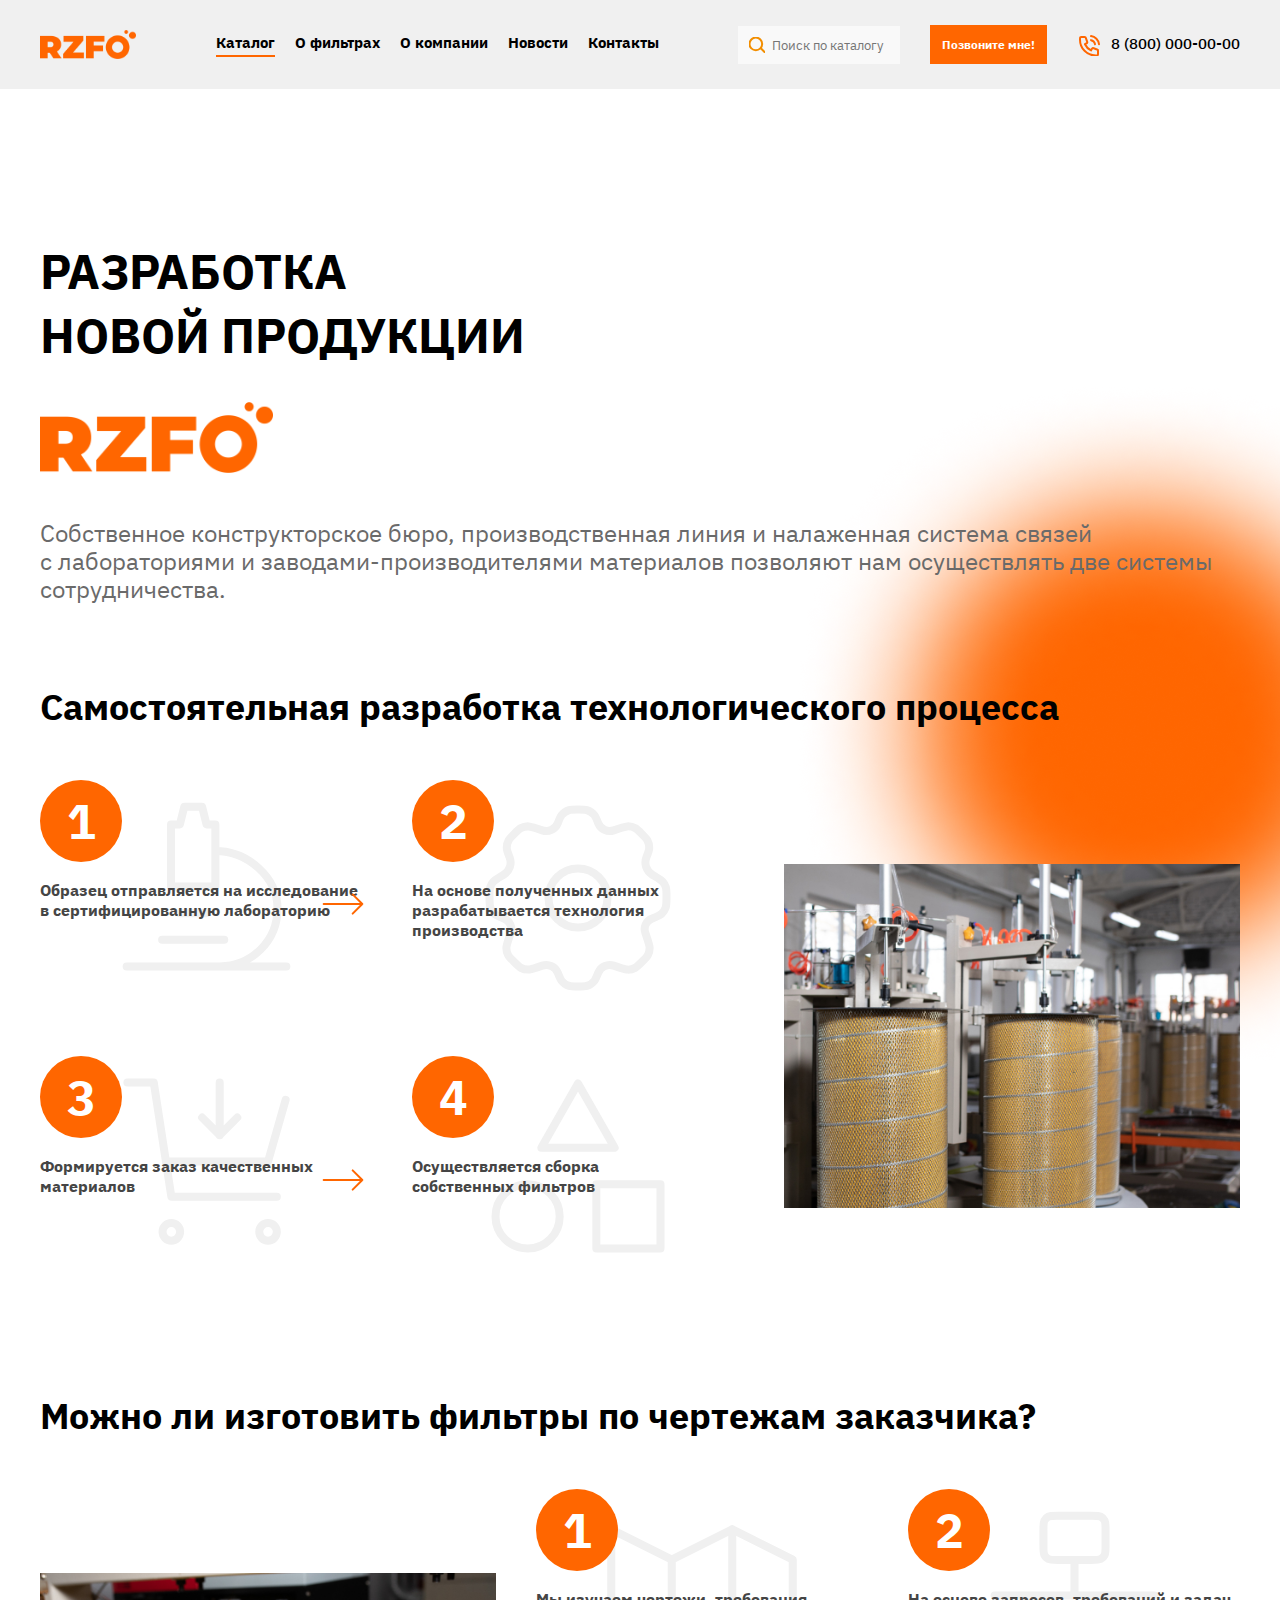
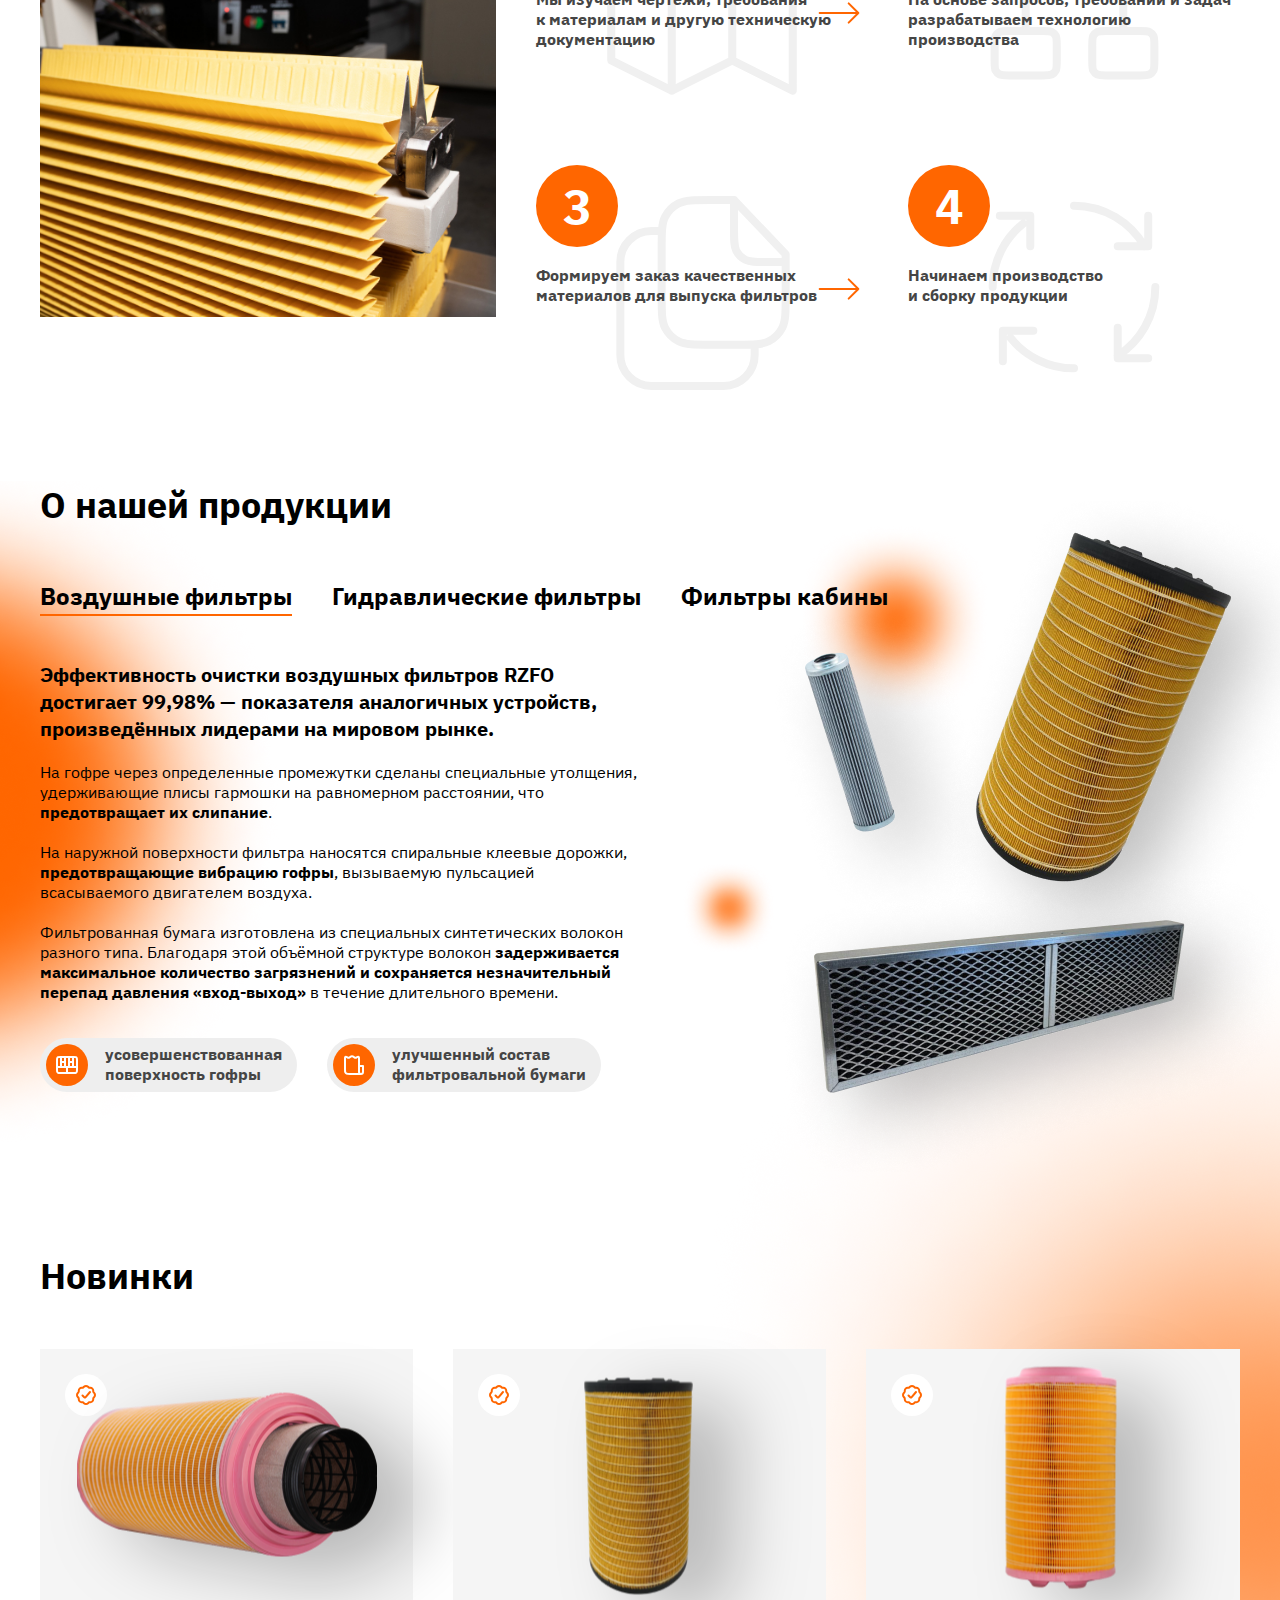
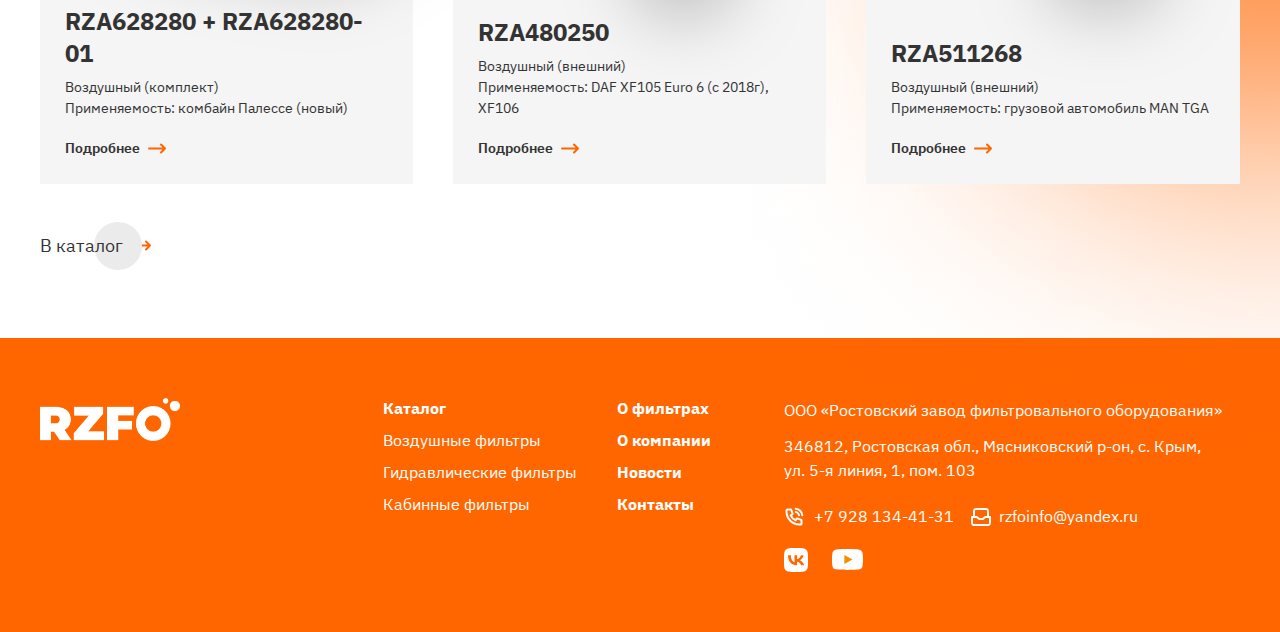
<file: var.html>
<!DOCTYPE html>
<html xmlns="http://www.w3.org/1999/xhtml" xml:lang="ru" lang="ru">
<head>
  <base href="[(site_url)]">
	<link rel="canonical" href="[(site_url)][!if? &is=`[*id*]:eq:1` &then=`` &else=`[~[*id*]~]` !]">
  <title>Варианты сотрудничества</title>
  <meta name="description" lang="ru" content="">
  <meta name="keywords" lang="ru" content="">
  <meta http-equiv="Content-Type" content="text/html; charset=UTF-8">
  <meta http-equiv="X-UA-Compatible" content="IE=edge">
  <meta name="theme-color" content="#FF6600">
  <meta name="format-detection" content="telephone=no">

  <meta name="viewport" content="width=device-width, initial-scale=1">

  <link rel="icon" href="favicon.ico" type="image/x-icon">
  <link rel="shortcut icon" href="favicon.ico" type="image/x-icon">
  
  <link rel="stylesheet" type="text/css" href="css/uikit.min.css">
  <link rel="stylesheet" type="text/css" href="css/style.css">
  <link rel="stylesheet" type="text/css" href="css/mobile.css">
  <script src="https://ajax.googleapis.com/ajax/libs/jquery/3.6.3/jquery.min.js"></script>
  
</head>
<body>

  <header class="header">
    <div class="uk-container uk-container-large">
      <div data-uk-grid class="uk-flex-middle uk-flex-between">
        <div>
          <div class="header_logo">
            <a href="/">
              <img src="img/logo.png" alt="RZFO">
            </a>
          </div>
        </div>
        <div class="uk-visible@m">
          <nav class="topmenu">
            <ul class="uk-navbar-nav" itemscope itemtype="http://www.schema.org/SiteNavigationElement">
              <li class="current">
                <meta itemprop="name" content="Каталог">
                <a href="#" itemprop="url">Каталог</a>
              </li>
              <li>
                <meta itemprop="name" content="О фильтрах">
                <a href="#" itemprop="url">О фильтрах</a>
              </li>
              <li>
                <meta itemprop="name" content="О компании">
                <a href="#" itemprop="url">О компании</a>
              </li>
              <li>
                <meta itemprop="name" content="Новости">
                <a href="#" itemprop="url">Новости</a>
              </li>
              <li>
                <meta itemprop="name" content="Контакты">
                <a href="#" itemprop="url">Контакты</a>
              </li>
            </ul>
          </nav>
        </div>
        <div>
          <div data-uk-grid class="uk-flex-middle uk-grid-medium">
			<div class="uk-visible@l">
				<div class="header__search">
					<form>
						<input type="text" name="search" placeholder="Поиск по каталогу">
						<button type="submit"></button>
					</form>
				</div>
			</div>
            <div>
              <a href="#modal-call" data-uk-toggle class="header__btn-call">Позвоните мне!</a>
            </div>
            <div class="uk-visible@s">
              <div class="header__phone">
                <a href="tel:8 (800) 000-00-00">8 (800) 000-00-00</a>
              </div>
            </div>
          </div>
        </div>
        <div class="uk-hidden@m">
          <a class="uk-navbar-toggle" data-uk-toggle data-uk-navbar-toggle-icon href="#offcanvas-nav"></a>
        </div>
		<div class="uk-hidden@l uk-width-1-1">
			<div class="header__search">
				<form>
					<input type="text" name="search" placeholder="Поиск по каталогу">
					<button type="submit"></button>
				</form>
			</div>
		</div>
      </div>
    </div>
  </header>

	<!-- OFFCANVAS -->
	<div id="offcanvas-nav" data-uk-offcanvas="overlay:true">
		<div class="uk-offcanvas-bar">
			<button class="uk-offcanvas-close uk-close-large" type="button" data-uk-close></button>
			<ul class="uk-nav">
				<li>
          <a href="#">Каталог</a>
          <ul>
            <li><a href="#">Воздушные фильтры</a></li>
            <li><a href="#">Гидравлические фильтры</a></li>
            <li><a href="#">Кабинные фильтры</a></li>
          </ul>
        </li>
        <li><a href="#">О фильтрах</a></li>
        <li><a href="#">О компании</a></li>
        <li><a href="#">Новости</a></li>
        <li><a href="#">Контакты</a></li>
			</ul>

			<div class="left-cont-block">
				<div class="left-phone">
					<a href="tel:+79281344131">+7 928 134-41-31</a>
				</div>
				<div class="left-email">
					<a href="mailto:rzfoinfo@yandex.ru">rzfoinfo@yandex.ru</a>
				</div>
        <div class="left-soc">
          <a href="#" target="_blank" rel="nofollow noopener" class="left-soc-vk"></a>
          <a href="#" target="_blank" rel="nofollow noopener" class="left-soc-yt"></a>
        </div>
			</div>

		</div>
	</div>
	<!-- /OFFCANVAS -->

	<main class="content__raz">
		<div class="uk-container uk-container-large">

			<h1 class="title uk-width-1-1 uk-width-2-3@l">Разработка <br>новой продукции</h1>
			<div class="content__about-logo"></div>
			<div class="content__about-text">Собственное конструкторское бюро, производственная линия и&nbsp;налаженная система связей с&nbsp;лабораториями и&nbsp;заводами-производителями материалов позволяют нам осуществлять две системы сотрудничества.</div>

			<div class="raz__steps">
				<h2 class="blocktitle">Самостоятельная разработка технологического процесса</h2>

				<div data-uk-grid class="uk-flex-middle">
					<div class="uk-width-1-1 uk-width-3-5@m">
						<div data-uk-grid class="uk-child-width-1-1 uk-child-width-1-2@s raz__steps-grid">
							<div>
								<div class="raz__steps-item rsi1">
									<div class="raz__steps-item-num">1</div>
									<div class="raz__steps-item-text">Образец отправляется на исследование в&nbsp;сертифицированную лабораторию</div>
								</div>
							</div>
							<div>
								<div class="raz__steps-item rsi2">
									<div class="raz__steps-item-num">2</div>
									<div class="raz__steps-item-text">На&nbsp;основе полученных данных разрабатывается технология производства</div>
								</div>
							</div>
							<div>
								<div class="raz__steps-item rsi3">
									<div class="raz__steps-item-num">3</div>
									<div class="raz__steps-item-text">Формируется заказ качественных <br>материалов</div>
								</div>
							</div>
							<div>
								<div class="raz__steps-item rsi4">
									<div class="raz__steps-item-num">4</div>
									<div class="raz__steps-item-text">Осуществляется сборка <br>собственных фильтров</div>
								</div>
							</div>
						</div>
					</div>
					<div class="uk-width-1-1 uk-width-2-5@m">
						<div class="raz__steps-img">
							<img data-src="img/img_raz1.jpg" alt="" class="lazyload" loading="lazy">
						</div>
					</div>
				</div>

			</div>

			<div class="raz__steps">
				<h2 class="blocktitle">Можно ли изготовить фильтры по чертежам заказчика?</h2>

				<div data-uk-grid class="uk-flex-middle">
					<div class="uk-width-1-1 uk-width-2-5@m">
						<div class="raz__steps-img">
							<img data-src="img/img_raz2.jpg" alt="" class="lazyload" loading="lazy">
						</div>
					</div>
					<div class="uk-width-1-1 uk-width-3-5@m">
						<div data-uk-grid class="uk-child-width-1-1 uk-child-width-1-2@s raz__steps-grid">
							<div>
								<div class="raz__steps-item rsi5">
									<div class="raz__steps-item-num">1</div>
									<div class="raz__steps-item-text">Мы изучаем чертежи, требования <br>к&nbsp;материалам и&nbsp;другую техническую документацию</div>
								</div>
							</div>
							<div>
								<div class="raz__steps-item rsi6">
									<div class="raz__steps-item-num">2</div>
									<div class="raz__steps-item-text">На основе запросов, требований и&nbsp;задач <br>разрабатываем технологию производства</div>
								</div>
							</div>
							<div>
								<div class="raz__steps-item rsi7">
									<div class="raz__steps-item-num">3</div>
									<div class="raz__steps-item-text">Формируем заказ качественных <br>материалов для выпуска фильтров</div>
								</div>
							</div>
							<div>
								<div class="raz__steps-item rsi8">
									<div class="raz__steps-item-num">4</div>
									<div class="raz__steps-item-text">Начинаем производство <br>и&nbsp;сборку продукции</div>
								</div>
							</div>
						</div>
					</div>
				</div>

			</div>

		</div>
	</main>

	<section class="about about2">
		<div class="uk-container uk-container-large">
		  <h2 class="blocktitle">О нашей продукции</h2>
	
		  <div class="about__filters">
			<ul class="uk-subnav uk-subnav-pill uk-width-1-1 uk-width-1-2@s uk-width-1-1@m" data-uk-switcher>
			  <li><a href="#">Воздушные фильтры</a></li>
			  <li><a href="#">Гидравлические фильтры</a></li>
			  <li><a href="#">Фильтры кабины</a></li>
			</ul>
			
			<ul class="uk-switcher uk-margin">
				<li>
				  <div class="about__filters-img">
					<img data-src="img/about_img.png" alt="" class="lazyload" loading="lazy">
				  </div>
				  <div class="about__filters-text uk-width-1-1 uk-width-2-3@s uk-width-1-2@m">
					<p>Эффективность очистки воздушных фильтров RZFO достигает 99,98%&nbsp;&mdash; показателя аналогичных устройств, произведённых лидерами на&nbsp;мировом рынке.</p>
					<p>На гофре через определенные промежутки сделаны специальные утолщения, удерживающие плисы гармошки на равномерном расстоянии, что <strong>предотвращает их слипание</strong>.</p>
					<p>На наружной поверхности фильтра наносятся спиральные клеевые дорожки, <strong>предотвращающие вибрацию гофры</strong>, вызываемую пульсацией всасываемого двигателем воздуха.</p>
					<p>Фильтрованная бумага изготовлена из специальных синтетических волокон разного типа. Благодаря этой объёмной структуре волокон <strong>задерживается максимальное количество загрязнений и сохраняется незначительный перепад давления «вход-выход»</strong> в течение длительного времени.</p>
				  </div>
				  <div class="about__filters-preim">
					<div data-uk-grid class="uk-grid-medium">
					  <div>
						<div class="about__filters-preim-item fpi1">
						  <div class="about__filters-preim-item-title">усовершенствованная <br>поверхность гофры</div>
						</div>
					  </div>
					  <div>
						<div class="about__filters-preim-item fpi2">
						  <div class="about__filters-preim-item-title">улучшенный состав <br>фильтровальной бумаги</div>
						</div>
					  </div>
					</div>
				  </div>
				</li>
				<li>
				  <div class="about__filters-img">
					<img data-src="img/about_img2.png" alt="" class="lazyload" loading="lazy">
				  </div>
				  <div class="about__filters-text uk-width-1-1 uk-width-1-2@s uk-width-1-3@m">
					Параметры материалов по&nbsp;качеству соответствуют или превосходят параметры именитых зарубежных производителей.
				  </div>
				  <div class="about__filters-preim">
					<div data-uk-grid class="uk-grid-medium">
					  <div>
						<div class="about__filters-preim-item fpi1">
						  <div class="about__filters-preim-item-title">стойкие к&nbsp;разрушению <br>пластиковые комплектующие</div>
						</div>
					  </div>
					  <div>
						<div class="about__filters-preim-item fpi2">
						  <div class="about__filters-preim-item-title">спиральная проклейка клеевыми <br>дорожками для дополнительного упрочнения</div>
						</div>
					  </div>
					</div>
				  </div>
				</li>
				<li>
				  <div class="about__filters-img">
					<img data-src="img/about_img.png" alt="" class="lazyload" loading="lazy">
				  </div>
				  <div class="about__filters-text uk-width-1-1 uk-width-1-2@s uk-width-1-3@m">
					Эффективность очистки воздушных фильтров RZFO достигает 99,98% — показателя аналогичных устройств, произведённых лидерами на&nbsp;мировом рынке.
				  </div>
				  <div class="about__filters-preim">
					<div data-uk-grid class="uk-grid-medium">
					  <div>
						<div class="about__filters-preim-item fpi1">
						  <div class="about__filters-preim-item-title">усовершенствованная <br>поверхность гофры</div>
						</div>
					  </div>
					  <div>
						<div class="about__filters-preim-item fpi2">
						  <div class="about__filters-preim-item-title">улучшенный состав <br>фильтровальной бумаги</div>
						</div>
					  </div>
					</div>
				  </div>
				</li>
			</ul>
	
		  </div>
	
		</div>
	  </section>

	<section class="novinki">
		<div class="uk-container uk-container-large">
		  <h2 class="blocktitle">Новинки</h2>
	
		  <div data-uk-grid class="uk-child-width-1-1 uk-child-width-1-2@s uk-child-width-1-3@m">
			<div>
			  <a href="#" class="cat__item">
				<div class="cat__item-metka cat_item-metka-new"></div>
				<div class="cat__item-img uk-flex uk-flex-center uk-flex-middle">
				  <img data-src="img/RZA628280.png" alt="" class="lazyload" loading="lazy">
				</div>
				<div class="cat__item-bottom">
				  <div class="cat__item-title">RZA628280 + RZA628280-01</div>
				  <div class="cat__item-text">
					Воздушный (комплект)<br>
					Применяемость: комбайн Палессе (новый)
				  </div>
				  <div class="cat__item-more">Подробнее</div>
				</div>
			  </a>
			</div>
			<div>
			  <a href="#" class="cat__item">
				<div class="cat__item-metka cat_item-metka-new"></div>
				<div class="cat__item-img uk-flex uk-flex-center uk-flex-middle">
				  <img data-src="img/RZA480250.png" alt="" class="lazyload" loading="lazy">
				</div>
				<div class="cat__item-bottom">
				  <div class="cat__item-title">RZA480250</div>
				  <div class="cat__item-text">
					Воздушный (внешний)<br>
					Применяемость: DAF XF105 Euro 6 (с 2018г), XF106
				  </div>
				  <div class="cat__item-more">Подробнее</div>
				</div>
			  </a>
			</div>
			<div>
			  <a href="#" class="cat__item">
				<div class="cat__item-metka cat_item-metka-new"></div>
				<div class="cat__item-img uk-flex uk-flex-center uk-flex-middle">
				  <img data-src="img/RZA511268.png" alt="" class="lazyload" loading="lazy">
				</div>
				<div class="cat__item-bottom">
				  <div class="cat__item-title">RZA511268</div>
				  <div class="cat__item-text">
					Воздушный (внешний)<br>
					Применяемость: грузовой автомобиль MAN TGA
				  </div>
				  <div class="cat__item-more">Подробнее</div>
				</div>
			  </a>
			</div>
		  </div>
	
		  <div>
			<a href="#" class="cat__more"><span>В каталог</span></a>
		  </div>
	
		</div>
	  </section>

  

  <footer class="footer">
    <div class="uk-container uk-container-large">
      <div data-uk-grid class="uk-flex-between uk-child-width-auto">
        <div class="uk-width-auto uk-width-1-4@m uk-width-auto@xl">
          <div class="footer__logo">
            <img data-src="img/logo_white.png" alt="RZFO" class="lazyload" loading="lazy">
          </div>
        </div>
        <div class="uk-width-auto uk-width-2-4@m uk-width-auto@xl">
          <nav class="footer__menu">
            <div data-uk-grid>
              <div>
                <ul>
                  <li>
                    <a href="#">Каталог</a>
                    <ul class="footer__menu-dop">                  
                      <li><a href="#">Воздушные фильтры</a></li>
                      <li><a href="#">Гидравлические фильтры</a></li>
                      <li><a href="#">Кабинные фильтры</a></li>
                    </ul>
                  </li>
                </ul>
              </div>
              <div>
                <ul>
                  <li><a href="#">О фильтрах</a></li>
                  <li><a href="#">О компании</a></li>
                  <li><a href="#">Новости</a></li>
                  <li><a href="#">Контакты</a></li>
                </ul>
              </div>
            </div>
          </nav>
        </div>
        <div class="uk-width-auto uk-width-2-5@m uk-width-auto@xl">
          <div class="footer__name">ООО «Ростовский завод фильтровального оборудования»</div>
          <div class="footer__address">346812, Ростовская&nbsp;обл., Мясниковский&nbsp;р-он, с.&nbsp;Крым, ул.&nbsp;5-я линия,&nbsp;1, пом.&nbsp;103</div>
          <div class="footer__conts">
            <div data-uk-grid class="uk-grid-small">
              <div>
                <div class="footer__phone">
                  <a href="tel:+79281344131">+7 928 134-41-31</a>
                </div>
              </div>
              <div>
                <div class="footer__email">
                  <a href="mailto:rzfoinfo@yandex.ru">rzfoinfo@yandex.ru</a>
                </div>
              </div>
            </div>
          </div>
          <div class="footer__soc">
            <a href="#" class="footer__soc-vk" target="_blank" rel="nofollow noopener"></a>
            <a href="#" class="footer__soc-yt" target="_blank" rel="nofollow noopener"></a>
          </div>
        </div>
      </div>
    </div>
  </footer>

  



<script type="application/ld+json">
{
  "@context" : "http://schema.org",
  "@type" : "LocalBusiness",
  "name" : "[(site_name)]",
  "image" : "[(site_url)]img/logo.png",
  "priceRange" : "30-10000RUB",
  "telephone" : [ "[(g_phone)]", "[(g_phone2)]" ],
  "email" : [ "[(g_email)]" ],
  "address" : {
    "@type" : "PostalAddress",
    "streetAddress" : "[(g_address)]",
    "addressLocality" : "[(g_city)]",
    "addressRegion" : "[(g_region)]",
    "postalCode" : "[(g_indeks)]"
  },
  "openingHoursSpecification": [
        {
          "@type": "OpeningHoursSpecification",
          "dayOfWeek": [
            "Monday",
            "Tuesday",
            "Wednesday",
            "Thursday",
            "Friday"
          ],
          "opens": "09:00",
          "closes": "19:00"
        }
      ],
  "url" : "[(site_url)]"
}
</script>

<a href="#" class="scrollup" aria-label="Наверх">Наверх</a>
  <script src="js/modernizr.js"></script>
  <script src="js/uikit.min.js"></script>
  <script src="js/uikit-icons.min.js"></script>
  <script src="js/jquery.maskedinput.js"></script>
  <script>
    jQuery(function($){
      $(".phonemask").mask("+7 (999) 999-99-99");
    });
  </script>
  <!--Скролл-->
  <script>
    $(document).ready(function () {
      $(window).scroll(function () {
        if ($(this).scrollTop() > 100) {
          $('.scrollup').fadeIn();
        } else {
          $('.scrollup').fadeOut();
        }
      });
      
      $('.scrollup').click(function () {
        $("html, body").animate({
          scrollTop: 0
        }, 600);
        return false;
      });
      
    });
  </script>
	<script src="js/formochki.js"></script>

	<script>
	(async () => { 
	    if ('loading' in HTMLImageElement.prototype) { 
	        const images = document.querySelectorAll("img.lazyload"); 
	        images.forEach(img => { 
	            img.src = img.dataset.src; 
	        }); 
	    } else { 
	        // Динамически импортируем библиотеку LazySizes 
	        const lazySizesLib = await import('/js/lazysizes.min.js'); 
	        // Инициализируем LazySizes (читаем data-src & class=lazyload) 
	        lazySizes.init(); // lazySizes применяется при обработке изображений, находящихся на странице. 
	    } 
	})(); 
	</script>

</body>	
</html>
</file>
<file: css/style.css>
﻿@font-face {
  font-family: 'IBM Plex Sans';
  src: url('../fonts/IBMPlexSans/IBMPlexSans-Bold.eot');
  src: local('IBM Plex Sans Bold'), local('IBMPlexSans-Bold'),
      url('../fonts/IBMPlexSans/IBMPlexSans-Bold.eot?#iefix') format('embedded-opentype'),
      url('../fonts/IBMPlexSans/IBMPlexSans-Bold.woff2') format('woff2'),
      url('../fonts/IBMPlexSans/IBMPlexSans-Bold.woff') format('woff'),
      url('../fonts/IBMPlexSans/IBMPlexSans-Bold.ttf') format('truetype');
  font-weight: bold;
  font-style: normal;
}
@font-face {
  font-family: 'IBM Plex Sans';
  src: url('../fonts/IBMPlexSans/IBMPlexSans-ThinItalic.eot');
  src: local('IBM Plex Sans Thin Italic'), local('IBMPlexSans-ThinItalic'),
      url('../fonts/IBMPlexSans/IBMPlexSans-ThinItalic.eot?#iefix') format('embedded-opentype'),
      url('../fonts/IBMPlexSans/IBMPlexSans-ThinItalic.woff2') format('woff2'),
      url('../fonts/IBMPlexSans/IBMPlexSans-ThinItalic.woff') format('woff'),
      url('../fonts/IBMPlexSans/IBMPlexSans-ThinItalic.ttf') format('truetype');
  font-weight: 100;
  font-style: italic;
}
@font-face {
  font-family: 'IBM Plex Sans';
  src: url('../fonts/IBMPlexSans/IBMPlexSans-SemiBold.eot');
  src: local('IBM Plex Sans SemiBold'), local('IBMPlexSans-SemiBold'),
      url('../fonts/IBMPlexSans/IBMPlexSans-SemiBold.eot?#iefix') format('embedded-opentype'),
      url('../fonts/IBMPlexSans/IBMPlexSans-SemiBold.woff2') format('woff2'),
      url('../fonts/IBMPlexSans/IBMPlexSans-SemiBold.woff') format('woff'),
      url('../fonts/IBMPlexSans/IBMPlexSans-SemiBold.ttf') format('truetype');
  font-weight: 600;
  font-style: normal;
}
@font-face {
  font-family: 'IBM Plex Sans';
  src: url('../fonts/IBMPlexSans/IBMPlexSans-Italic.eot');
  src: local('IBM Plex Sans Italic'), local('IBMPlexSans-Italic'),
      url('../fonts/IBMPlexSans/IBMPlexSans-Italic.eot?#iefix') format('embedded-opentype'),
      url('../fonts/IBMPlexSans/IBMPlexSans-Italic.woff2') format('woff2'),
      url('../fonts/IBMPlexSans/IBMPlexSans-Italic.woff') format('woff'),
      url('../fonts/IBMPlexSans/IBMPlexSans-Italic.ttf') format('truetype');
  font-weight: normal;
  font-style: italic;
}
@font-face {
  font-family: 'IBM Plex Sans';
  src: url('../fonts/IBMPlexSans/IBMPlexSans-BoldItalic.eot');
  src: local('IBM Plex Sans Bold Italic'), local('IBMPlexSans-BoldItalic'),
      url('../fonts/IBMPlexSans/IBMPlexSans-BoldItalic.eot?#iefix') format('embedded-opentype'),
      url('../fonts/IBMPlexSans/IBMPlexSans-BoldItalic.woff2') format('woff2'),
      url('../fonts/IBMPlexSans/IBMPlexSans-BoldItalic.woff') format('woff'),
      url('../fonts/IBMPlexSans/IBMPlexSans-BoldItalic.ttf') format('truetype');
  font-weight: bold;
  font-style: italic;
}
@font-face {
  font-family: 'IBM Plex Sans';
  src: url('../fonts/IBMPlexSans/IBMPlexSans-ExtraLight.eot');
  src: local('IBM Plex Sans ExtraLight'), local('IBMPlexSans-ExtraLight'),
      url('../fonts/IBMPlexSans/IBMPlexSans-ExtraLight.eot?#iefix') format('embedded-opentype'),
      url('../fonts/IBMPlexSans/IBMPlexSans-ExtraLight.woff2') format('woff2'),
      url('../fonts/IBMPlexSans/IBMPlexSans-ExtraLight.woff') format('woff'),
      url('../fonts/IBMPlexSans/IBMPlexSans-ExtraLight.ttf') format('truetype');
  font-weight: 200;
  font-style: normal;
}
@font-face {
  font-family: 'IBM Plex Sans';
  src: url('../fonts/IBMPlexSans/IBMPlexSans.eot');
  src: local('IBM Plex Sans'), local('IBMPlexSans'),
      url('../fonts/IBMPlexSans/IBMPlexSans.eot?#iefix') format('embedded-opentype'),
      url('../fonts/IBMPlexSans/IBMPlexSans.woff2') format('woff2'),
      url('../fonts/IBMPlexSans/IBMPlexSans.woff') format('woff'),
      url('../fonts/IBMPlexSans/IBMPlexSans.ttf') format('truetype');
  font-weight: normal;
  font-style: normal;
}
@font-face {
  font-family: 'IBM Plex Sans';
  src: url('../fonts/IBMPlexSans/IBMPlexSans-MediumItalic.eot');
  src: local('IBM Plex Sans Medium Italic'), local('IBMPlexSans-MediumItalic'),
      url('../fonts/IBMPlexSans/IBMPlexSans-MediumItalic.eot?#iefix') format('embedded-opentype'),
      url('../fonts/IBMPlexSans/IBMPlexSans-MediumItalic.woff2') format('woff2'),
      url('../fonts/IBMPlexSans/IBMPlexSans-MediumItalic.woff') format('woff'),
      url('../fonts/IBMPlexSans/IBMPlexSans-MediumItalic.ttf') format('truetype');
  font-weight: 500;
  font-style: italic;
}
@font-face {
  font-family: 'IBM Plex Sans';
  src: url('../fonts/IBMPlexSans/IBMPlexSans-Thin.eot');
  src: local('IBM Plex Sans Thin'), local('IBMPlexSans-Thin'),
      url('../fonts/IBMPlexSans/IBMPlexSans-Thin.eot?#iefix') format('embedded-opentype'),
      url('../fonts/IBMPlexSans/IBMPlexSans-Thin.woff2') format('woff2'),
      url('../fonts/IBMPlexSans/IBMPlexSans-Thin.woff') format('woff'),
      url('../fonts/IBMPlexSans/IBMPlexSans-Thin.ttf') format('truetype');
  font-weight: 100;
  font-style: normal;
}
@font-face {
  font-family: 'IBM Plex Sans';
  src: url('../fonts/IBMPlexSans/IBMPlexSans-SemiBoldItalic.eot');
  src: local('IBM Plex Sans SemiBold Italic'), local('IBMPlexSans-SemiBoldItalic'),
      url('../fonts/IBMPlexSans/IBMPlexSans-SemiBoldItalic.eot?#iefix') format('embedded-opentype'),
      url('../fonts/IBMPlexSans/IBMPlexSans-SemiBoldItalic.woff2') format('woff2'),
      url('../fonts/IBMPlexSans/IBMPlexSans-SemiBoldItalic.woff') format('woff'),
      url('../fonts/IBMPlexSans/IBMPlexSans-SemiBoldItalic.ttf') format('truetype');
  font-weight: 600;
  font-style: italic;
}
@font-face {
  font-family: 'IBM Plex Sans';
  src: url('../fonts/IBMPlexSans/IBMPlexSans-Medium.eot');
  src: local('IBM Plex Sans Medium'), local('IBMPlexSans-Medium'),
      url('../fonts/IBMPlexSans/IBMPlexSans-Medium.eot?#iefix') format('embedded-opentype'),
      url('../fonts/IBMPlexSans/IBMPlexSans-Medium.woff2') format('woff2'),
      url('../fonts/IBMPlexSans/IBMPlexSans-Medium.woff') format('woff'),
      url('../fonts/IBMPlexSans/IBMPlexSans-Medium.ttf') format('truetype');
  font-weight: 500;
  font-style: normal;
}
@font-face {
  font-family: 'IBM Plex Sans';
  src: url(../fonts/IBMPlexSans/'IBMPlexSans-LightItalic.eot');
  src: local('IBM Plex Sans Light Italic'), local('IBMPlexSans-LightItalic'),
      url('../fonts/IBMPlexSans/IBMPlexSans-LightItalic.eot?#iefix') format('embedded-opentype'),
      url('../fonts/IBMPlexSans/IBMPlexSans-LightItalic.woff2') format('woff2'),
      url('../fonts/IBMPlexSans/IBMPlexSans-LightItalic.woff') format('woff'),
      url('../fonts/IBMPlexSans/IBMPlexSans-LightItalic.ttf') format('truetype');
  font-weight: 300;
  font-style: italic;
}
@font-face {
  font-family: 'IBM Plex Sans';
  src: url('../fonts/IBMPlexSans/IBMPlexSans-Light.eot');
  src: local('IBM Plex Sans Light'), local('IBMPlexSans-Light'),
      url('../fonts/IBMPlexSans/IBMPlexSans-Light.eot?#iefix') format('embedded-opentype'),
      url('../fonts/IBMPlexSans/IBMPlexSans-Light.woff2') format('woff2'),
      url('../fonts/IBMPlexSans/IBMPlexSans-Light.woff') format('woff'),
      url('../fonts/IBMPlexSans/IBMPlexSans-Light.ttf') format('truetype');
  font-weight: 300;
  font-style: normal;
}
@font-face {
  font-family: 'IBM Plex Sans';
  src: url('../fonts/IBMPlexSans/IBMPlexSans-ExtraLightItalic.eot');
  src: local('IBM Plex Sans ExtraLight Italic'), local('IBMPlexSans-ExtraLightItalic'),
      url('../fonts/IBMPlexSans/IBMPlexSans-ExtraLightItalic.eot?#iefix') format('embedded-opentype'),
      url('../fonts/IBMPlexSans/IBMPlexSans-ExtraLightItalic.woff2') format('woff2'),
      url('../fonts/IBMPlexSans/IBMPlexSans-ExtraLightItalic.woff') format('woff'),
      url('../fonts/IBMPlexSans/IBMPlexSans-ExtraLightItalic.ttf') format('truetype');
  font-weight: 200;
  font-style: italic;
}
@font-face {
  font-family: "Rub";
  src: url("../fonts/Rub/Rub.eot");
  src: url("../fonts/Rub/Rub.otf"),
  url("../fonts/Rub/Rub.ttf") format("truetype"),
  url("../fonts/Rub/Rub.eot?#iefix") format("embedded-opentype"), url("../fonts/Rub/Rub.woff") format("woff"), url("../fonts/Rub/Rub.ttf") format("truetype"), url("../fonts/Rub/Rub.svg#Rub") format("svg");
}
.rub {
    font-family: 'Rub';
    font-weight: normal;
}
* {
  margin: 0;
  padding: 0;
}

body {
  margin: 0;
  padding: 0;
  font-family: 'IBM Plex Sans', sans-serif;
  font-size: 100%;
  color: #000;
  min-width: 1420px;
  text-size-adjust: 100%;
}

a {
  color: #333;
  text-decoration: underline;
  -o-transition: all 0.3s;
  -moz-transition: all 0.3s;
  -webkit-transition: all 0.3s;
  transition: all 0.3s;
}
a:hover {
  color: #FF6600;
}

ul, ol {
  margin: 0;
  padding: 0;
}

input, button, textarea, select {
  font-family: inherit;
  outline: none;
}

h2 {
  font-size: 34px;
}

h3 {
  font-size: 30px;
}

h1, h2, h3 {
  font-weight: normal;
  position: relative;
}

h1, h2, h3, h4, h5, h6 {
  padding: 0;
  color: #000;
  font-family: 'IBM Plex Sans', sans-serif;
}

h2, h3, h4, h5, h6 {
  text-align: left;
  margin: 45px 0 25px 0;
}

h1{
  font-size: 32px;
  text-transform: uppercase;
  margin: 0 0 30px 0;
  font-weight: 500;
  line-height: normal;
}

main, nav, aside, footer, header {
  display: block;
}

img, fieldset {
  border: none;
}

img {
  max-width: 100%;
  height: auto;
}

button{
	-o-transition: all .3s;
	-moz-transition: all .3s;
	-webkit-transition: all .3s;
	transition: all .3s;
}

.clr {
  clear: both;
  font-size: 0px;
  line-height: 0px;
}

::selection {
  background: #FF6600;
  color: #fff;
}

p{
  line-height: normal;
}

.content ul, .content ol {
  margin: 15px 0px 15px 20px;
}

.content ol li, .content ul li {
  margin: 5px 0;
}

.content p {
  margin: 20px 0;
  line-height: 26px;
}

table {
  border-collapse: collapse;
}
table td {
  padding: 8px 12px;
}

.table {
  width: 100%;
  margin: 10px 0;
}
.table td {
  border: none;
}
.table-border td{
  border: 1px solid #c3c3c3;
}
.table p {
  margin: 0;
}
.table .t-title {
  background: #e2eff7;
  text-align: center;
}
.table tr:nth-child(2n) {
  background: #f3f3f3;
}
.table tr:hover {
  background: #e2eff7;
}
.table-border tr:nth-child(2n){
background: none;
}
.table-border tr:hover{
  background: #e2eff7!important;
}

.scrollup {
  position: fixed;
  bottom: 20px;
  right: 20px;
  display: none;
  text-indent: -9999px;
  background: rgba(255,102,0,.5) url("../img/top.svg") no-repeat 50% 50%;
  background-size: 24px;
  width: 46px;
  height: 46px;
  -moz-border-radius: 50%;
  -webkit-border-radius: 50%;
  border-radius: 50%;
  z-index: 9999;
}
.scrollup:hover {
  background-color: rgba(255,102,0,.8);
}

.breadcrumbs {
  font-size: 12px;
  margin: 0 0 40px 0;
  color: #333;
}
.breadcrumbs ul{
	margin: 0;
}
.breadcrumbs ul li{
	display: inline-block;
	vertical-align: middle;
	margin: 0;
}
.breadcrumbs ul li:after{
	content: "»";
	margin: 0 5px;
}
.breadcrumbs ul li:last-child:after{
	display: none;
}
.breadcrumbs a {
  color: #717171;
  text-decoration: none;
}
.breadcrumbs a:hover {
  color: #3C66A3;
}

.search-item {
  margin: 0 0 30px 0;
  padding: 0 0 30px 0;
  border-bottom: 1px solid #eee;
}
.search-item .search-img {
  display: inline-block;
  vertical-align: middle;
  width: 80px;
  margin: 0 25px 0 0;
}
.search-item .search-img img {
  -moz-border-radius: 50%;
  -webkit-border-radius: 50%;
  border-radius: 50%;
}
.search-item .search-info {
  display: inline-block;
  vertical-align: middle;
  width: 600px;
}
.search-item .search-title {
  font-weight: bold;
  font-size: 20px;
  margin: 0 0 10px 0;
}

.left-cont-block{
	margin: 40px 0;
}
.left-phone{
	margin: 0 0 15px 0;
	font-size: 20px;
  font-family: "Montserrat", sans-serif;
}
.left-phone a, .left-email a{
	color: #fff;
	text-decoration: none;
	border-bottom: 1px solid rgba(255,255,255,.2);
}
.left-time{
	font-size: 14px;
}
.left-address{
	margin: 15px 0 35px 0;
	color: #fff;
	font-size: 14px;
}
.left-address-text{
	font-size: 14px;
}
.left-email{
	margin: 0 0 20px 0;
}

.form-modal .input {
  position: relative;
}
.form-modal .input{
  margin-bottom: 10px;
}
.form-modal .input label {
  cursor: text;
  font-size: 14px;
  color: #737373;
  display: none;
}
.form-modal .input input, .form-modal .input textarea, .form-modal select {
  border: 2px solid #D2D2D2;
  -webkit-box-sizing: border-box;
  box-sizing: border-box;
  width: 100%;
  padding: 12px 15px;
  transition: all 0.3s;
  outline: none;
}
.form-modal .input input:focus, .form-modal .input textarea:focus {
  border: 2px solid #3C66A3;
}

.form-modal select{
  color: #737373;
  font-size: 16px;
  padding: 12px 8px;
}
.form-modal button {
  color: #fff;
  text-transform: uppercase;
  border: none;
  cursor: pointer;
  font-size: 18px;
  font-weight: bold;
  padding: 14px 40px;
  border-radius: 30px;
  width: 100%;
  box-sizing: border-box;
  transition: all 0.3s;
  background: #3C66A3;
}
.form-modal button:hover {
  background: #494b54;
  color: #fff;
}

.form-modal .polit {
  color: #6D6D6D;
  font-size: 14px;
  margin-bottom: 15px;
}
.form-modal .polit{
  margin-top: 20px;
}
.form-modal .polit a {
  color: #3C66A3;
}
.form-modal .polit a:hover {
  color: #494b54;
}
.form-modal-title{
  margin-bottom: 20px;
  text-transform: uppercase;
  font-size: 28px;
}
.frm_result{
  margin: 0 0 10px 0;
  font-weight: bold;
}
.frm_result.frm_result_ok {
  color: #00b166;
}
.frm_result.frm_result_er {
  color: #d82727;
}


.header{
  padding: 25px 0;
  background: #F0F0F0;
}
.header_logo{
  max-width: 123px;
}
.topmenu > ul.uk-navbar-nav{
  gap: 35px;
}
.topmenu > ul > li > a{
  font-weight: bold;
  color: #000;
  font-size: 18px;
  text-transform: none;
  font-family: 'IBM Plex Sans';
  min-height: 100%;
  border-bottom: 2px solid transparent;
  transition: all .2s;
}
.topmenu > ul > li.current > a{
  border-color: #FF6600;
}
.topmenu > ul > li > a:hover{
  border-color: #FF6600;
  color: #000;
}
.header__btn-call{
  display: inline-block;
  color: #fff;
  text-decoration: none;
  background: #FF6600;
  font-weight: bold;
  font-size: 14px;
  padding: 12px 27px;
  line-height: normal;
}
.header__btn-call:hover{
  color: #fff;
  text-decoration: none;
  background: #ff812d;
}
.header__phone{
  font-size: 18px;
  padding-left: 34px;
  background: url("../img/icon_header-phone.svg") no-repeat 0 2px;
}
.header__phone a{
  color: #000;
  text-decoration: none;
}

.slider{
  position: relative;
}
.slider__container{
  position: relative;
  z-index: 100;
  height: 100%;
  display: flex;
  flex-direction: column;
  justify-content: center;
}
.slider__title{
  text-transform: uppercase;
  color: #FF6600;
  font-size: 62px;
  font-weight: bold;
  line-height: 64px;
  margin-bottom: 33px;
}
.slider__text{
  color: #6A6A6A;
  font-size: 24px;
  line-height: 28px;
}
.slider .uk-dotnav{
  margin-top: 0!important;
  margin-bottom: 0!important;
  flex-wrap: nowrap;
}
.slider .uk-dotnav>*{
  padding-left: 10px;
}
.slider .uk-dotnav>*>*{
  width: 8px;
  height: 8px;
  border: none;
  background: #fff;
}
.slider .uk-dotnav>.uk-active>*,
.slider .uk-dotnav>*>:hover{
  background: #FF6600;
}
.slider__nav{
  display: inline-block;
  text-align: center;
  bottom: 50px;
}
.slider__nav-inner{
  position: relative;
  display: inline-block;
}
.slider__nav .uk-slidenav-previous{
  left: -60px;
  margin-left: 0;
  margin-right: 0;
  background: url("../img/icon_slider-arrow-left.svg") no-repeat 50% 50%;
}
.slider__nav .uk-slidenav-next{
  right: -60px;
  margin-left: 0;
  margin-right: 0;
  background: url("../img/icon_slider-arrow-right.svg") no-repeat 50% 50%;
}
.slider__nav .uk-slidenav-previous svg,
.slider__nav .uk-slidenav-next svg{
  display: none;
}
.slider__nav .uk-slidenav-previous:hover,
.slider__nav .uk-slidenav-next:hover{
  opacity: .8;
}

.catalog{
  padding: 85px 0;
}
.blocktitle{
  margin: 0 0 50px 0;
  font-weight: bold;
  font-size: 36px;
  line-height: normal;
}
.catalog__cat{
  position: relative;
  display: block;
  text-decoration: none;
  height: 380px;
  box-sizing: border-box;
  padding: 40px 40px 35px 50px;
  border: 1px solid #A0A0A0;
  background: #F5F5F5;
}
.catalog__grid > div:nth-child(2) .catalog__cat{
  border-left: 0;
}
.catalog__grid > div:nth-child(3) .catalog__cat{
  border-top: 0;
  position: relative;
}
.catalog__grid > div:nth-child(3) .catalog__cat:before{
  content: "";
  display: block;
  position: absolute;
  bottom: 0;
  right: 0;
  background: url("../img/cat_bottom_circle.png") no-repeat 0 0;
  width: 653px;
  height: 323px;
}
.catalog__cat-img{
  position: absolute;
  right: 0;
  top: 50%;
  transform: translate(0, -50%);
}
.catalog__grid > div:nth-child(3) .catalog__cat-img{
  right: auto;
  left: 50%;
  transform: translate(-50%, -50%);
}
.catalog__cat-block{
  height: 100%;
}
.catalog__cat-title{
  color: #FF6600;
  font-size: 36px;
  font-weight: bold;
  line-height: 36px;
  position: relative;
  z-index: 100;
}
.catalog__cat-more,
.video__item-more{
  display: inline-block;
  line-height: normal;
}
.catalog__cat-more span,
.video__item-more span{
  display: inline-block;
  position: relative;
  z-index: 1;
  padding-right: 31px;
  font-size: 18px;
  background: url("../img/icon_cat-arrow-more.svg") no-repeat right 50%;
}
.catalog__cat-more span:after,
.video__item-more span:after{
  content: "";
  display: block;
  transition: all .2s;
  position: absolute;
  right: 12px;
  top: 50%;
  transform: translate(0, -50%);
  width: 48px;
  height: 48px;
  border-radius: 50%;
  background: #fff;
  z-index: -1;
}
.catalog__cat-more:hover span,
.video__item-more:hover span{
  background: url("../img/icon_cat-arrow-more-white.svg") no-repeat right 50%;
}
.catalog__cat-more:hover span:after,
.video__item-more:hover span:after{
  right: -20px;
  background: #FF6600 url("../img/icon_cat-arrow-more-white.svg") no-repeat 50% 50%;
}

.about{
  padding: 0 0 60px 0;
  position: relative;
  min-height: 650px;
  box-sizing: border-box;
}
.about:before{
  content: "";
  display: block;
  position: absolute;
  left: 0;
  top: -25%;
  width: 285px;
  height: 701px;
  background: url("../img/left_circle.png") no-repeat 0 0;
}
.about .uk-container{
  position: relative;
  z-index: 100;
}
/*.about .uk-container:after{
  content: "";
  display: block;
  width: 663px;
  height: 809px;
  background: url("../img/about_img.png") no-repeat 0 0;
  background-size: 100%;
  position: absolute;
  top: -27%;
  right: 0;
  z-index: 1;
}*/
.about__filters{
  position: relative;
}
.about__filters-img{
  position: absolute;
  right: -3%;
  top: -32%;
}
.about__filters .uk-subnav-pill>*>:first-child{
  font-size: 24px;
  font-weight: bold;
  color: #000;
  text-transform: none;
  border-bottom: 2px solid transparent;
  background: none;
  text-decoration: none;
  padding: 0;
}
.about__filters .uk-subnav-pill>.uk-active>a,
.about__filters .uk-subnav-pill>*>a:hover{
  border-color: #FF6600;
}
.about__filters .uk-subnav>*{
  padding-left: 40px;
}
.about__filters .uk-subnav{
  margin-left: -40px;
  margin-bottom: 45px;
  position: relative;
  z-index: 100;
}
.about__filters-text{
  margin-bottom: 36px;
}
.about__filters-preim{
  position: relative;
  z-index: 100;
}
.about__filters-preim-item{
  border-radius: 100px;
  background: #EEEEEE;
  padding: 6px 15px 6px 65px;
  position: relative;
  min-height: 54px;
  box-sizing: border-box;
}
.about__filters-preim-item-title{
  color: #454545;
  font-weight: bold;
  line-height: normal;
}
.about__filters-preim-item:before{
  content: "";
  display: block;
  border-radius: 50% 50%;
  width: 42px;
  height: 42px;
  position: absolute;
  top: 50%;
  left: 6px;
  transform: translate(0, -50%);
}
.about__filters-preim-item.fpi1:before{
  background: #FF6600 url("../img/icon_fpi1.svg") no-repeat 50% 50%;
}
.about__filters-preim-item.fpi2:before{
  background: #FF6600 url("../img/icon_fpi2.svg") no-repeat 50% 50%;
}
.about__bottom{
  margin-top: 130px;
}
.about__steps-item{
  position: relative;
}
.about__steps-item:after{
  content: "";
  display: block;
  position: absolute;
  bottom: -12px;
  right: -62px;
  width: 58px;
  height: 58px;
  background: url("../img/icon_steps-arrow.svg") no-repeat 50% 50%;
}
.about__steps > .uk-grid > div:last-child .about__steps-item:after{
  display: none;
}
.about__steps-item-icon{
  width: 42px;
  height: 42px;
  border-radius: 50%;
  margin-bottom: 14px;
}
.about__steps-item.asi1 .about__steps-item-icon{
  background: #FF6600 url("../img/icon_asi1.svg") no-repeat 50% 50%;
}
.about__steps-item.asi2 .about__steps-item-icon{
  background: #FF6600 url("../img/icon_asi2.svg") no-repeat 50% 50%;
}
.about__steps-item.asi3 .about__steps-item-icon{
  background: #FF6600 url("../img/icon_asi3.svg") no-repeat 50% 50%;
}
.about__steps-item.asi4 .about__steps-item-icon{
  background: #FF6600 url("../img/icon_asi4.svg") no-repeat 50% 50%;
}
.about__steps-item-title{
  color: #454545;
  font-weight: bold;
}

.novinki{
  padding: 80px 0;
  position: relative;
}
.novinki:before{
  content: "";
  display: block;
  position: absolute;
  right: 0;
  top: -35%;
  width: 614px;
  height: 1197px;
  background: url("../img/right_circle.png") no-repeat 0 0;
}
.cat__item{
  display: block;
  text-decoration: none;
  background: #F5F5F5;
  padding: 0 25px 160px 25px;
  height: 385px;
  box-sizing: border-box;
  position: relative;
}
.cat__item-metka{
  position: absolute;
  top: 25px;
  left: 25px;
  width: 42px;
  height: 42px;
}
.cat__item-metka.cat_item-metka-new{
  background: url("../img/cat__new.svg") no-repeat 50% 50%;
  background-size: 100%;
}
.cat__item-img{
  height: 250px;
}
.cat__item-img img{
  max-height: 250px;
  -webkit-filter: drop-shadow(45px 22px 35px rgba(0,0,0,.25));
  filter: drop-shadow(45px 22px 35px rgba(0,0,0,.25));
}
.cat__item-title{
  text-transform: uppercase;
  font-weight: bold;
  font-size: 24px;
  line-height: normal;
  margin: 0 0 8px 0;
}
.cat__item-text{
  font-size: 14px;
  margin-bottom: 16px;
}
.cat__item-bottom{
  position: absolute;
  left: 0;
  width: 100%;
  padding: 0 25px;
  bottom: 25px;
  box-sizing: border-box;
}
.cat__item-more{
  font-size: 14px;
  font-weight: 600;
  padding-right: 29px;
  display: inline-block;
  background: url("../img/icon_cat-arrow-more.svg") no-repeat right 50%;
}
.cat__more{
  display: inline-block;
  line-height: normal;
  margin-top: 50px;
}
.cat__more span{
  display: inline-block;
  position: relative;
  z-index: 1;
  padding-right: 31px;
  font-size: 18px;
  background: url("../img/icon_cat-arrow-more.svg") no-repeat right 50%;
}
.cat__more span:after{
  content: "";
  display: block;
  transition: all .2s;
  position: absolute;
  right: 12px;
  top: 50%;
  transform: translate(0, -50%);
  width: 48px;
  height: 48px;
  border-radius: 50%;
  background: #EBEBEB;
  z-index: -1;
}
.cat__more:hover span{
  background: url("../img/icon_cat-arrow-more-white.svg") no-repeat right 50%;
}
.cat__more:hover span:after{
  right: -20px;
  background: #FF6600 url("../img/icon_cat-arrow-more-white.svg") no-repeat 50% 50%;
}

.footer{
  color: #fff;
  background: #FF6600;
  padding: 60px 0;
}
.footer__logo{
  max-width: 140px;
}
.footer a{
  color: #fff;
  text-decoration: none;
}
.footer__menu ul{
  list-style: none;
}
.footer__menu ul li a{
  font-weight: bold;
  display: block;
  margin-bottom: 12px;
  line-height: normal;
}
.footer__menu .footer__menu-dop li a{
  font-weight: normal;
}
.footer__name{
  margin-bottom: 12px;
}
.footer__address{
  margin-bottom: 22px;
}
.footer__phone{
  padding-left: 30px;
  background: url("../img/icon_footer-phone.svg") no-repeat 0 3px;
}
.footer__email{
  padding-left: 30px;
  background: url("../img/icon_footer-email.svg") no-repeat 0 1px;
}
.footer__soc{
  margin-top: 18px;
}
.footer__soc a{
  display: inline-block;
  vertical-align: middle;
}
.footer__soc a ~ a{
  margin-left: 20px;
}
.footer__soc-vk{
  width: 24px;
  height: 24px;
  background: url("../img/icon_footer-vk.svg") no-repeat 50% 50%;
  background-size: 100%;
}
.footer__soc-yt{
  width: 31px;
  height: 21px;
  background: url("../img/icon_footer-youtube.svg") no-repeat 50% 50%;
  background-size: 100%;
}
.footer__soc a:hover{
  opacity: .7;
}

.uk-offcanvas-bar{
  background: #FF6600;
}
.uk-nav li>a{
  font-weight: bold;
  padding: 8px 0;
  font-size: 20px;
}
.uk-nav li>ul>li>a{
  font-weight: normal;
  font-size: 16px;
}
.uk-nav li>ul{
  margin-bottom: 10px;
}
.uk-navbar-toggle{
  color: #FF6600;
  min-height: 100%;
}

.title{
  font-weight: bold;
  font-size: 48px;
  line-height: 64px;
  margin: 0 0 35px 0;
}
.introtext{
  color: #6A6A6A;
  font-size: 24px;
  line-height: 28px;
  margin-bottom: 90px;
}

.filterblock{
  margin: 0 0 50px 0!important;
}
.filterblock__input{
  width: 100%;
  border: none;
  outline: none;
  background: #F9F9F9;
  padding: 12px;
  box-sizing: border-box;
  transition: all .2s;
}
.filterblock__input::placeholder{
  font-size: 18px;
  color: #999999;
  font-weight: 300;
}
.filterblock__input:focus{
  background-color: #e3e3e3;
}
.filterblock__input-name{
  background: #F9F9F9 url("../img/icon_filter-search.svg") no-repeat 12px 50%;
  padding-left: 64px;
}
.filterblock__select{
  -webkit-appearance: none;
  -moz-appearance: none;
  -ms-appearance: none;
  appearance: none;
  background: #F9F9F9 url("../img/icon_filter-down.svg") no-repeat right 17px top 50%;
  outline: 0;
  width: 100%;
  border: none;
  cursor: pointer;
  padding: 12px 20px;
  color: #999999;
  font-size: 16px;
  line-height: 18px;
}

.filterblock_btn{
  width: 100%;
  display: block;
  border: none;
  cursor: pointer;
  color: #fff;
  background: #FF6600;
  font-size: 18px;
  line-height: 22px;
  padding: 10px 30px;
  box-sizing: border-box;
}
.filterblock_btn:hover{
  background: #ff812d;
}

.categories{
  padding-bottom: 100px;
}
.category__item{
  margin-bottom: 85px;
}
.category__item-title{
  font-size: 36px;
  font-weight: bold;
  line-height: normal;
  margin: 0 0 55px 0;
}
.show__cat{
  margin-top: 30px;
  display: none;
}
.btn__more-down{
  background: #FF6600 url("../img/icon_more-down.svg") no-repeat right 15px top 50%;
  color: #fff;
  display: inline-block;
  font-size: 18px;
  line-height: normal;
  border: none;
  cursor: pointer;
  transition: all .2s;
  padding: 11px 60px 11px 17px;
  margin-top: 40px;
  outline: none;
}
.btn__more-up{
  background: #FF6600 url("../img/icon_more-up.svg") no-repeat right 15px top 50%;
  color: #fff;
  display: inline-block;
  font-size: 18px;
  line-height: normal;
  border: none;
  cursor: pointer;
  transition: all .2s;
  padding: 11px 60px 11px 17px;
  margin-top: 40px;
  outline: none;
}

.content__about{
  padding: 150px 0 85px 0;
  position: relative;
}
.content__about:after{
  content: "";
  display: block;
  background: url("../img/about_left-circle.png") no-repeat 0 0;
  width: 490px;
  height: 701px;
  position: absolute;
  top: 290px;
  right: 0;
}
.content__about .uk-container{
  position: relative;
  z-index: 200;
}
.content__about-logo{
  background: url("../img/logo.png") no-repeat 0 0;
  background-size: 100%;
  width: 233px;
  height: 72px;
  margin: 0 0 45px 0;
}
.content__about-text{
  color: #6A6A6A;
  font-size: 24px;
  line-height: 28px;
  margin-bottom: 80px;
}

.about__block-title{
  font-weight: bold;
  margin: 0 0 55px 0;
  font-size: 36px;
  line-height: normal;
}
.about__block-item ~ .about__block-item{
  margin-top: 85px;
}
.about__block-item-icon{
  border-radius: 50%;
  width: 82px;
  height: 82px;
  margin: 0 0 18px 0;
}
.about__block-item-icon.abi1{
  background: #FF6600 url("../img/icon_abi1.svg") no-repeat 50% 50%;
}
.about__block-item-icon.abi2{
  background: #FF6600 url("../img/icon_abi2.svg") no-repeat 50% 50%;
}
.about__block-item-icon.abi3{
  background: #FF6600 url("../img/icon_abi3.svg") no-repeat 50% 50%;
}
.about__block-item-icon.abi4{
  background: #FF6600 url("../img/icon_abi4.svg") no-repeat 50% 50%;
}
.about__block-item-title{
  color: #454545;
  font-weight: bold;
  line-height: normal;
  margin: 0 0 25px 0;
}
.about__block-item-num{
  color: #FF6600;
  font-weight: bold;
  font-size: 48px;
  line-height: 48px;
  margin: 0 0 12px 0;
}
.about__block-item-num span{
  font-size: 24px;
}
.about__block-item-text{
  color: #454545;
  line-height: normal;
}
.about__block-item:nth-child(2) .about__block-item-img{
  position: relative;
  padding-left: 240px;
}
.about__block-item:nth-child(2) .about__block-item-img:before{
  content: "";
  display: block;
  width: 240px;
  height: 263px;
  height: 100%;
  background: url("../img/about_left-bg.png") no-repeat 0 0;
  position: absolute;
  top: 0;
  left: 0;
}
.about__block-item:nth-child(2) .about__block-item-img:after{
  content: "";
  display: block;
  width: 58px;
  height: 58px;
  background: url("../img/icon_about-arrow-right.svg") no-repeat 50% 50%;
  position: absolute;
  top: 50%;
  right: 25px;
  transform: translate(0, -50%);
}

.about__gallery{
  padding: 85px 0;
}
.video__item{
  display: block;
  position: relative;
}
.video__item:after{
  content: "";
  display: block;
  position: absolute;
  z-index: 200;
  top: 50%;
  left: 50%;
  transform: translate(-50%, -50%);
  width: 60px;
  height: 60px;
  background: url("../img/icon_play.svg") no-repeat 50% 50%;
}
.modal-video .uk-modal-dialog{
  width: 800px;
}
.modal-video iframe{
  width: 100%;
}
.video__item-more{
  position: absolute;
  left: 50px;
  bottom: 36px;
  z-index: 200;
}
.video__item-more span:after{
  background: #FF6600;
}
.video__item-more span{
  background: none;
}
.video__item-more span:before{
  content: "";
  display: block;
  width: 24px;
  height: 24px;
  position: absolute;
  top: -10px;
  right: 0;
  transform: translate(0, 50%);
  background: url("../img/icon_video-more-arrow.svg") no-repeat 0 0;
  transition: all .2s;
}
.video__item-more:hover span:before{
  opacity: 0;
}
.about__gallery-slider{
  position: relative;
}
.about__gallery-slider .slider__nav{
  bottom: -60px;
}
.about__gallery-slider .uk-dotnav>*>*{
  background: #D9D9D9;
  border: none;
}
.about__gallery-slider .uk-dotnav>.uk-active>*,
.about__gallery-slider .uk-dotnav>*>:hover{
  background: #FF6600;
}
.about__gallery-slider .uk-slideshow-items{
  min-height: 100%!important;
}

.about__bottom-info{
  position: relative;
  padding: 0 0 100px 0;
}
.about__bottom-info:after{
  content: "";
  display: block;
  position: absolute;
  top: 0;
  right: 0;
  background: url("../img/about_bottom-img.png") no-repeat 0 0;
  background-size: 100%;
  width: 538px;
  height: 672px;
  z-index: -1;
}
.about__bottom-info .blocktitle{
  margin-bottom: 45px;
}
.about__bottom-info-title{
  color: #FF6600;
  font-size: 24px;
  font-weight: bold;
  margin: 0 0 10px 0;
}
.about__bottom-info-text p ~ p{
  margin-top: 10px;
}
.about__bottom-info-text ul{
  margin: 10px 0 10px 20px;
}
.about__bottom-info-text ul li ~ li{
  margin-top: 10px;
}

.team__item-title{
  color: #FF6600;
  font-weight: bold;
  font-size: 24px;
  line-height: 36px;
  margin: 13px 0 8px 0;
}
.team__item-text{
  font-size: 14px;
  line-height: 14px;
  color: #000;
}

.content__raz{
  padding: 150px 0 80px 0;
  position: relative;
}
.content__raz:after,
.content__lab:after{
  content: "";
  display: block;
  z-index: -1;
  position: absolute;
  top: 290px;
  right: 0;
  background: url("../img/raz_left-circle.png") no-repeat 0 0;
  width: 490px;
  height: 701px;
}
.raz__steps ~ .raz__steps{
  margin-top:  100px;
}
.raz__steps-item{
  position: relative;
  min-height: 236px;
}
.raz__steps-item:after{
  content: "";
  display: block;
  position: absolute;
  right: 0;
  top: 95px;
  background: url("../img/icon_raz-arrow.svg") no-repeat 50% 50%;
  width: 58px;
  height: 58px;
}
.raz__steps-grid > div:nth-child(2) .raz__steps-item:after,
.raz__steps-grid > div:nth-child(4) .raz__steps-item:after{
  display: none;
}
.raz__steps-item.rsi1{
  background: url("../img/icon_rsi1.svg") no-repeat 50% 0px;
}
.raz__steps-item.rsi2{
  background: url("../img/icon_rsi2.svg") no-repeat 50% 0px;
}
.raz__steps-item.rsi3{
  background: url("../img/icon_rsi3.svg") no-repeat 50% 0px;
}
.raz__steps-item.rsi4{
  background: url("../img/icon_rsi4.svg") no-repeat 50% 0px;
}
.raz__steps-item.rsi5{
  background: url("../img/icon_rsi5.svg") no-repeat 50% 0px;
}
.raz__steps-item.rsi6{
  background: url("../img/icon_rsi6.svg") no-repeat 50% 0px;
}
.raz__steps-item.rsi7{
  background: url("../img/icon_rsi7.svg") no-repeat 50% 0px;
}
.raz__steps-item.rsi8{
  background: url("../img/icon_rsi8.svg") no-repeat 50% 0px;
}
.raz__steps-item-num{
  width: 82px;
  height: 82px;
  background: #FF6600;
  color: #fff;
  text-align: center;
  line-height: 82px;
  font-weight: bold;
  font-size: 48px;
  border-radius: 50%;
  margin: 0 0 18px 0;
}
.raz__steps-item-text{
  color: #454545;
  font-weight: bold;
  line-height: normal;
}

.about2 .about__filters-text p:first-child{
  font-weight: bold;
  font-size: 20px;
}

.content__lab{
  padding: 130px 0 80px 0;
  position: relative;
}

.about__lab{
  padding-bottom: 100px;
}
.about__lab-title{
  margin-bottom: 68px;
  font-weight: bold;
  font-size: 36px;
  color: #FF6600;
  line-height: normal;
}
.about__lab-item ~ .about__lab-item{
  margin-top: 85px;
}
.about__lab-item-title{
  display: inline-block;
  margin-bottom: 45px;
  font-size: 24px;
  font-weight: bold;
  border-radius: 80px;
  background: #D9D9D9;
  padding: 10px 25px;
}
.about__lab-item-text ul{
  margin: 0 0 0 20px;
}
.about__lab-item-gost{
  font-weight: bold;
  background: #FF6600;
  border-radius: 80px;
  color: #fff;
  padding: 17px 20px 17px 65px;
  position: relative;
  margin-top: 34px;
  line-height: normal;
  display: inline-block;
}
.about__lab-item-gost:before{
  content: "";
  display: block;
  position: absolute;
  width: 42px;
  height: 42px;
  left: 6px;
  top: 50%;
  transform: translate(0, -50%);
  border-radius: 50%;
  background: #fff url("../img/icon_gost-star.svg") no-repeat 50% 50%;
}

.lab__bottom-info-img{
  text-align: right;
}

.content{
  padding: 80px 0;
}
.catalog__btn-back{
  margin-bottom: 50px;
}
.catalog__btn-back a{
  display: inline-block;
  text-decoration: none;
  background: url("../img/icon_cat-back.svg") no-repeat 0 11px;
  color: #000;
  font-weight: bold;
  font-size: 24px;
  padding-left: 34px;
}
.catalog__btn-back a:hover{
  color: #FF6600;
}

.header__search{
  width: 176px;
  position: relative;
}
.header__search input{
  width: 100%;
  box-sizing: border-box;
  border: none;
  padding: 10px 13px 10px 43px;
  background: #F9F9F9;
  outline: none;
  transition: all .2s;
}
.header__search input:focus{
  background: #fff;
}
.header__search button{
  display: block;
  position: absolute;
  cursor: pointer;
  border: none;
  width: 16px;
  height: 16px;
  background: url("../img/icon_header-search.svg") no-repeat 50% 50%;
  left: 11px;
  top: 50%;
  transform: translate(0, -50%);
}

.catinfo{
  margin-bottom: 95px;
}
.catinfo__img{
  min-height: 616px;
  background: #F5F5F5;
  box-sizing: border-box;
  padding: 50px 30px;
}
.catinfo__img img{
  -webkit-filter: drop-shadow(32px 22px 77px rgba(0,0,0,.25));
  filter: drop-shadow(32px 22px 77px rgba(0,0,0,.25));
}
.catinfo__title{
  font-weight: bold;
  font-size: 48px;
  color: #FF6600;
  margin: 0 0 30px 0;
}
.catinfo__params{
  margin: 0 0 30px 0;
  font-size: 24px;
}
.catinfo__params-item ~ .catinfo__params-item{
  margin-top: 20px;
}
.catinfo__params-item-name{
  font-weight: bold;
}
.catinfo__dop{
  color: #626161;
  font-size: 18px;
  margin-bottom: 45px;
}
.catinfo__btn{
  display: inline-block;
  color: #454545;
  font-size: 20px;
  font-weight: bold;
  text-decoration: none;
  border-radius: 80px;
  background: #EEEEEE;
  padding: 12px 57px 15px 82px;
  position: relative;
  line-height: normal;
}
.catinfo__btn:before{
  content: "";
  display: block;
  position: absolute;
  top: 50%;
  left: 6px;
  transform: translate(0, -50%);
  border-radius: 50%;
  width: 42px;
  height: 42px;
  background: #FF6600 url("../img/icon_btn-price.svg") no-repeat 50% 50%;
}
.catinfo__price-title{
  margin-top: 17px;
  line-height: normal;
  color: #626161;
  font-size: 18px;
}
</file>
<file: css/mobile.css>
@media all and (max-width: 1420px){
	body{
		min-width: 100%;
	}
}

@media all and (min-width: 1400px) and (max-width: 1600px){
	.team .uk-slidenav{
		padding: 0;
	}
}

@media all and (min-width: 1400px) and (max-width: 1446px){
	.topmenu > ul > li > a{
		font-size: 16px;
	}
	.topmenu > ul.uk-navbar-nav{
		gap: 30px;
	}
}

@media all and (min-width: 1200px) and (max-width: 1400px){
	.topmenu > ul > li > a{
		font-size: 15px;
	}
	.topmenu > ul.uk-navbar-nav{
		gap: 20px;
	}
	.header__btn-call{
		padding: 12px;
		font-size: 12px;
	}
	.header_logo{
		max-width: 96px;
	}
	.slider,
	.slider .uk-slideshow,
	.slider .uk-slideshow-items,
	.slider .uk-slideshow-items>*{
		height: 700px;
	}
	.cat__item{
		height: 435px;
	}
	.about .uk-container:after{
		width: 625px;
		height: 725px;
		top: -80px;
	}
	.about{
		overflow: hidden;
	}
	.about__steps-item:after{
		top: -7px;
		bottom: auto;
		right: -5px;
	}
	.about:before{
		top: -4%;
	}
	.about__filters-img{
		right: -6%;
    	top: -15%;
	}
	.team .uk-slidenav{
		padding: 0;
	}
	.header__search{
		width: 162px;
	}
	.header__search input{
		padding-left: 34px;
	}
	.header__phone{
		font-size: 15px;
		font-weight: 500;
		background-position: 0 1px;
	}
}

@media all and (max-width: 1200px){
	.filterblock__input-name{
		padding-left: 44px;
	}
}

@media all and (min-width: 960px) and (max-width: 1200px){
	.slider,
	.slider .uk-slideshow,
	.slider .uk-slideshow-items,
	.slider .uk-slideshow-items>*{
		height: 600px;
	}
	.slider__title{
		position: relative;
		z-index: 200;
		font-size: 42px;
		line-height: normal;
	}
	.slider__text{
		position: relative;
		z-index: 200;
	}
	.slider__nav{
		bottom: 40px;
		z-index: 200;
	}
	.header__btn-call{
		padding: 12px;
		font-size: 13px;
	}
	.topmenu > ul.uk-navbar-nav{
		gap: 20px;
	}
	.topmenu > ul > li > a{
		font-size: 15px;
	}
	.header__phone{
		font-size: 16px;
		background: none;
		padding-left: 0;
		font-weight: 500;
	}
	.catalog__cat-title{
		font-size: 32px;
		line-height: normal;
	}
	.about .uk-container:after{
		width: 570px;
		height: 660px;
		right: 0;
		top: -8%;
	}
	.about{
		overflow: hidden;
	}
	.about__filters .uk-subnav>*{
		margin-bottom: 10px;
	}
	.about__steps-item:after{
		top: -7px;
		bottom: auto;
		right: -5px;
	}
	.cat__item-title{
		font-size: 20px;
	}
	.cat__item{
		height: 430px;
	}
	.team .uk-slidenav{
		padding: 0;
	}
	.about__block-item:nth-child(2) .about__block-item-img:before,
	.about__block-item:nth-child(2) .about__block-item-img:after{
		display: none;
	}
	.about__block-item:nth-child(2) .about__block-item-img{
		padding-left: 0;
	}
	.about__bottom-info:after{
		width: 360px;
		height: 460px;
	}
	.catinfo__title{
		font-size: 38px;
	}
	.catinfo__params{
		font-size: 20px;
	}
	.catinfo__dop{
		font-size: 16px;
	}
	.header__search{
		width: 100%;
	}
}

@media all and (min-width: 960px) and (max-width: 1042px){
	.topmenu > ul > li > a{
		font-size: 13px;
	}
	.topmenu > ul.uk-navbar-nav{
		gap: 17px;
	}
	.header_logo{
		width: 100px;
	}
	.about:before{
		top: 0;
	}
	.about__filters-img{
		right: -9%;
		top: -10%;
		width: 560px;
	}
}

@media all and (max-width: 960px){
	.header__search{
		width: 100%;
	}
}

@media all and (min-width: 640px) and (max-width: 960px){
	.slider,
	.slider .uk-slideshow,
	.slider .uk-slideshow-items,
	.slider .uk-slideshow-items>*{
		height: 450px;
	}
	.slider .uk-slideshow-items>*:before{
		content: "";
		display: block;
		position: absolute;
		top: 0;
		right: 0;
		bottom: 0;
		left: 0;
		width: 100%;
		height: 100%;
		background: rgba(255,255,255,.4);
		z-index: 100;
	}
	.slider__title{
		font-size: 30px;
		line-height: normal;
		position: relative;
		z-index: 200;
		margin-bottom: 25px;
	}
	.slider__text{
		font-size: 20px;
		line-height: normal;
		position: relative;
		z-index: 200;
		color: #333;
	}
	.slider__nav{
		bottom: 20px;
		z-index: 200;
	}
	.catalog__cat{
		padding: 30px;
	}
	.catalog__cat-title{
		font-size: 26px;
		line-height: normal;
	}
	.about .uk-container:after{
		width: 470px;
		height: 545px;
		background-size: 100%;
		top: 0;
		right: 0;
	}
	.about__filters .uk-subnav-pill>*>:first-child{
		font-size: 20px;
	}
	.about__filters .uk-subnav>*{
		margin-bottom: 10px;
	}
	.about__filters .uk-subnav{
		margin-bottom: 30px;
	}
	.about{
		overflow: hidden;
	}
	.about__steps-item:after{
		top: 0;
		bottom: auto;
		right: -10px;
	}
	.cat__item{
		height: 425px;
	}
	.header__btn-call{
		padding: 12px 15px;
	}
	.about:before{
		top: 0;
	}
	.about__filters-img{
		width: 360px;
		right: -10%;
		top: -6%;
	}
	.title{
		font-size: 38px;
		line-height: normal;
	}
	.introtext{
		font-size: 20px;
	}
	.about__block-item:nth-child(2) .about__block-item-img:before,
	.about__block-item:nth-child(2) .about__block-item-img:after,
	.about__bottom-info:after{
		display: none;
	}
	.about__block-item:nth-child(2) .about__block-item-img{
		padding-left: 0;
	}
	.video__item-more{
		left: 20px;
		bottom: 20px;
	}
	.team .uk-slidenav{
		padding: 0;
	}
	.content__lab:after{
		top: 80px;
		width: 390px;
		height: 580px;
		background-size: 100%;
	}
	.catinfo__title{
		font-size: 28px;
	}
	.catinfo__params{
		font-size: 18px;
	}
	.catinfo__dop{
		font-size: 16px;
	}
}

@media all and (max-width: 640px){
	.header{
		padding: 15px 0;
	}
	.header__btn-call{
		background: #FF6600 url("../img/icon_footer-phone.svg") no-repeat 50% 50%;
		color: transparent;
		border-radius: 50%;
		width: 42px;
		height: 42px;
		padding: 0;
		box-sizing: border-box;
	}
	.header__btn-call:hover{
		color: transparent;
	}
	.catalog__cat{
		padding: 20px;
	}
	.catalog__cat-title{
		font-size: 26px;
		line-height: 32px;
	}
	.catalog__grid > div:nth-child(1) .catalog__cat{
		border-bottom: 0;
	}
	.catalog__grid > div:nth-child(2) .catalog__cat{
		border-left: 1px solid #A0A0A0;
	}
	.about .uk-container:after{
		display: none;
	}
	.blocktitle{
		font-size: 26px;
		margin-bottom: 30px;
	}
	.about__filters .uk-subnav-pill>*>:first-child{
		font-size: 18px;
		margin-bottom: 10px;
	}
	.about__filters .uk-subnav{
		margin-bottom: 35px;
	}
	.about__steps-item:after{
		right: auto;
		left: -7px;
		bottom: -60px;
		transform: rotate(90deg);
	}
	.about__steps-item{
		margin-bottom: 30px!important;
	}
	.novinki{
		padding: 0 0 80px 0;
	}
	.cat__item-title{
		font-size: 20px;
	}
	.cat__item{
		height: 435px;
	}
	.footer{
		padding: 30px 0;
	}
	.slider,
	.slider .uk-slideshow,
	.slider .uk-slideshow-items,
	.slider .uk-slideshow-items>*{
		height: 400px;
	}
	.slider .uk-slideshow-items>*:before{
		content: "";
		display: block;
		position: absolute;
		top: 0;
		right: 0;
		bottom: 0;
		left: 0;
		width: 100%;
		height: 100%;
		background: rgba(255,255,255,.4);
		z-index: 100;
	}
	.slider__title{
		font-size: 22px;
		line-height: normal;
		position: relative;
		z-index: 200;
		margin-bottom: 25px;
	}
	.slider__text{
		font-size: 16px;
		line-height: normal;
		position: relative;
		z-index: 200;
		color: #333;
	}
	.slider__nav{
		bottom: 10px;
		z-index: 200;
	}
	.catalog__grid > div:nth-child(3) .catalog__cat:before,
	.about:before,
	.novinki:before{
		display: none;
	}
	.about__filters-img{
		position: relative;
		right: auto;
		top: auto;
	}
	.catalog{
		padding: 55px 0;
	}
	.title{
		font-size: 28px;
		line-height: normal;
	}
	.introtext{
		font-size: 16px;
		line-height: normal;
	}
	.category__item-title{
		font-size: 26px;
		margin: 0 0 30px 0;
	}
	.content__about:after{
		display: none;
	}
	.content__about-text{
		font-size: 18px;
	}
	.about__block-item:nth-child(2) .about__block-item-img:before,
	.about__block-item:nth-child(2) .about__block-item-img:after,
	.about__bottom-info:after{
		display: none;
	}
	.about__block-item:nth-child(2) .about__block-item-img{
		padding-left: 0;
	}
	.video__item-more{
		left: 20px;
		bottom: 20px;
	}
	.content__raz{
		padding: 50px 0 80px 0;
	}
	.raz__steps-item:after{
		bottom: 0;
		right: auto;
		left: 0;
		top: auto;
		transform: rotate(90deg);
	}
	.raz__steps-grid > div:nth-child(2) .raz__steps-item:after{
	  display: block;
	}
	.content__raz:after,
	.content__lab:after{
		display: none;
	}
	.lab__bottom-info-img{
		text-align: center;
	}
	.about__lab-item-title{
		font-size: 20px;
	}
	.content{
		padding: 40px 0;
	}
	.catalog__btn-back a{
		font-size: 20px;
		background-position: 0 8px;
	}
	.catinfo__img{
		min-height: 300px;
	}
	.catinfo__title{
		font-size: 28px;
	}
	.catinfo__params{
		font-size: 18px;
	}
	.catinfo__dop{
		font-size: 16px;
	}
}
</file>
